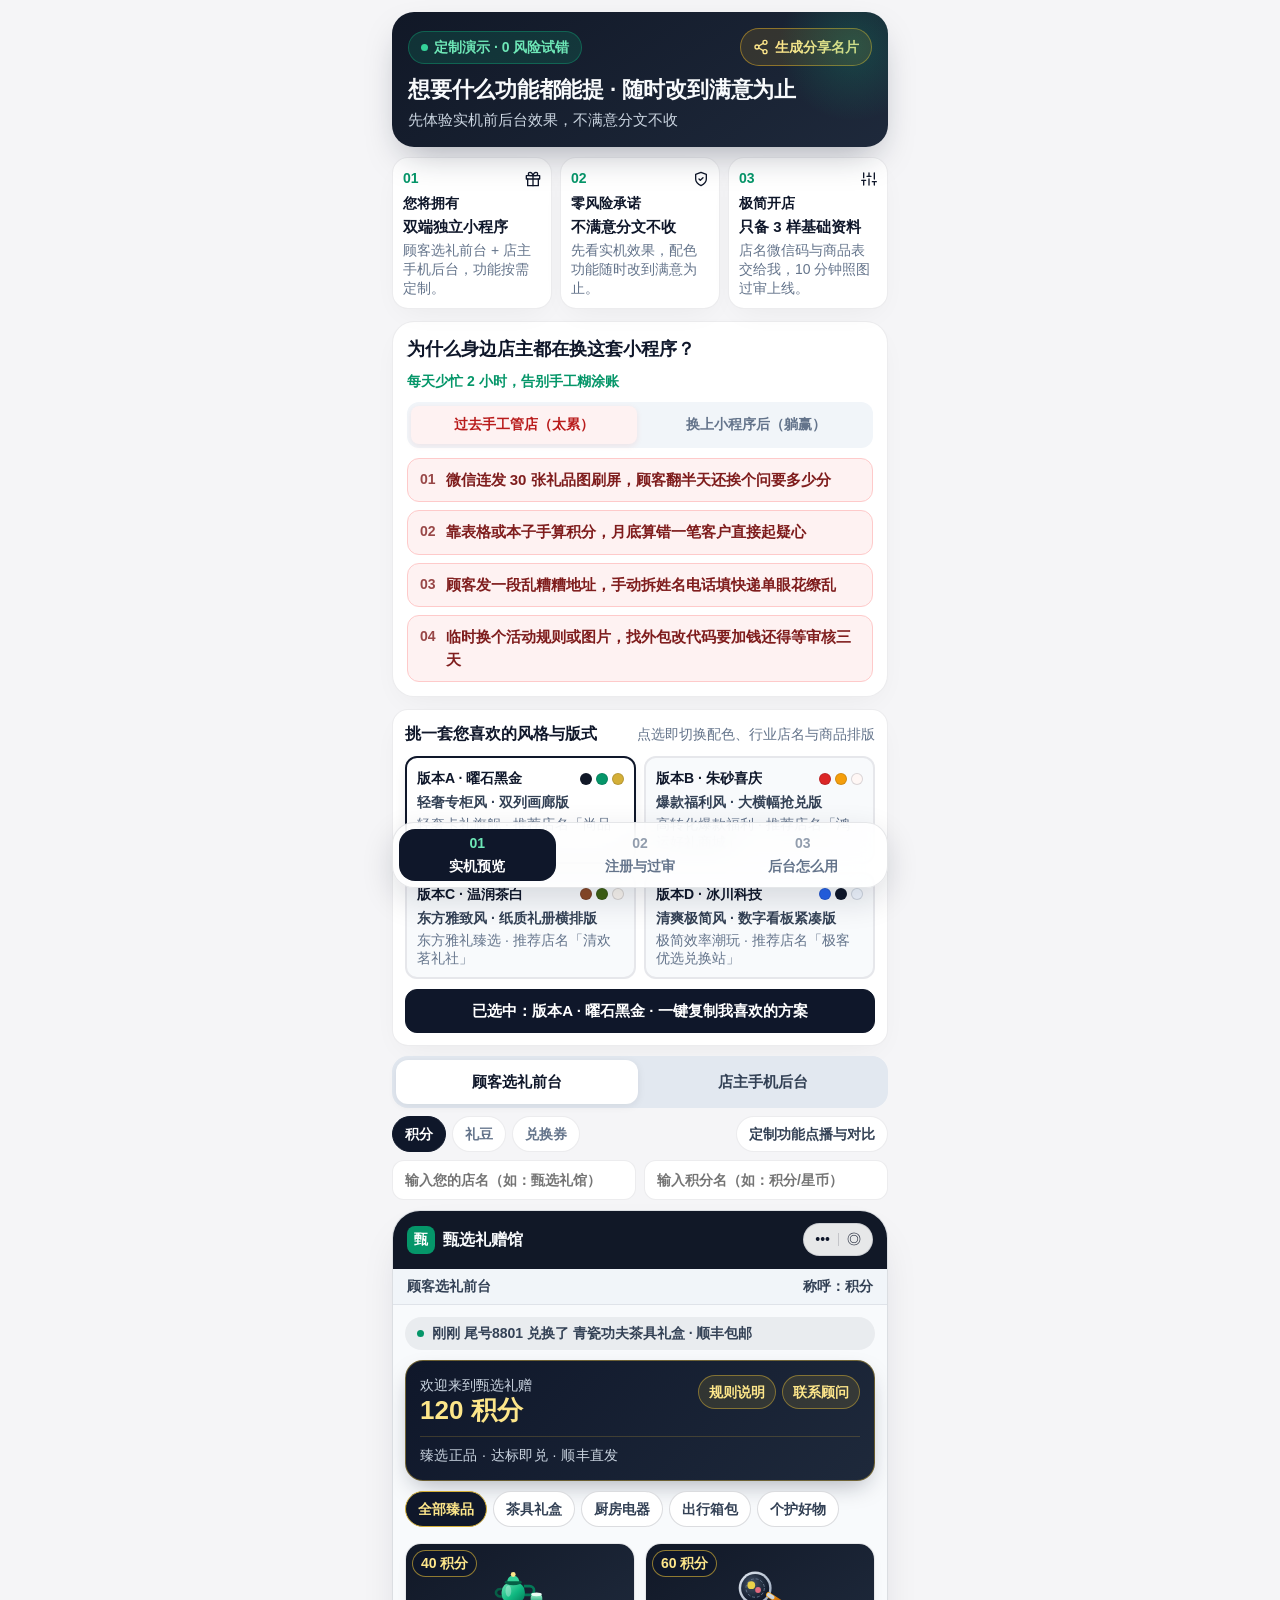
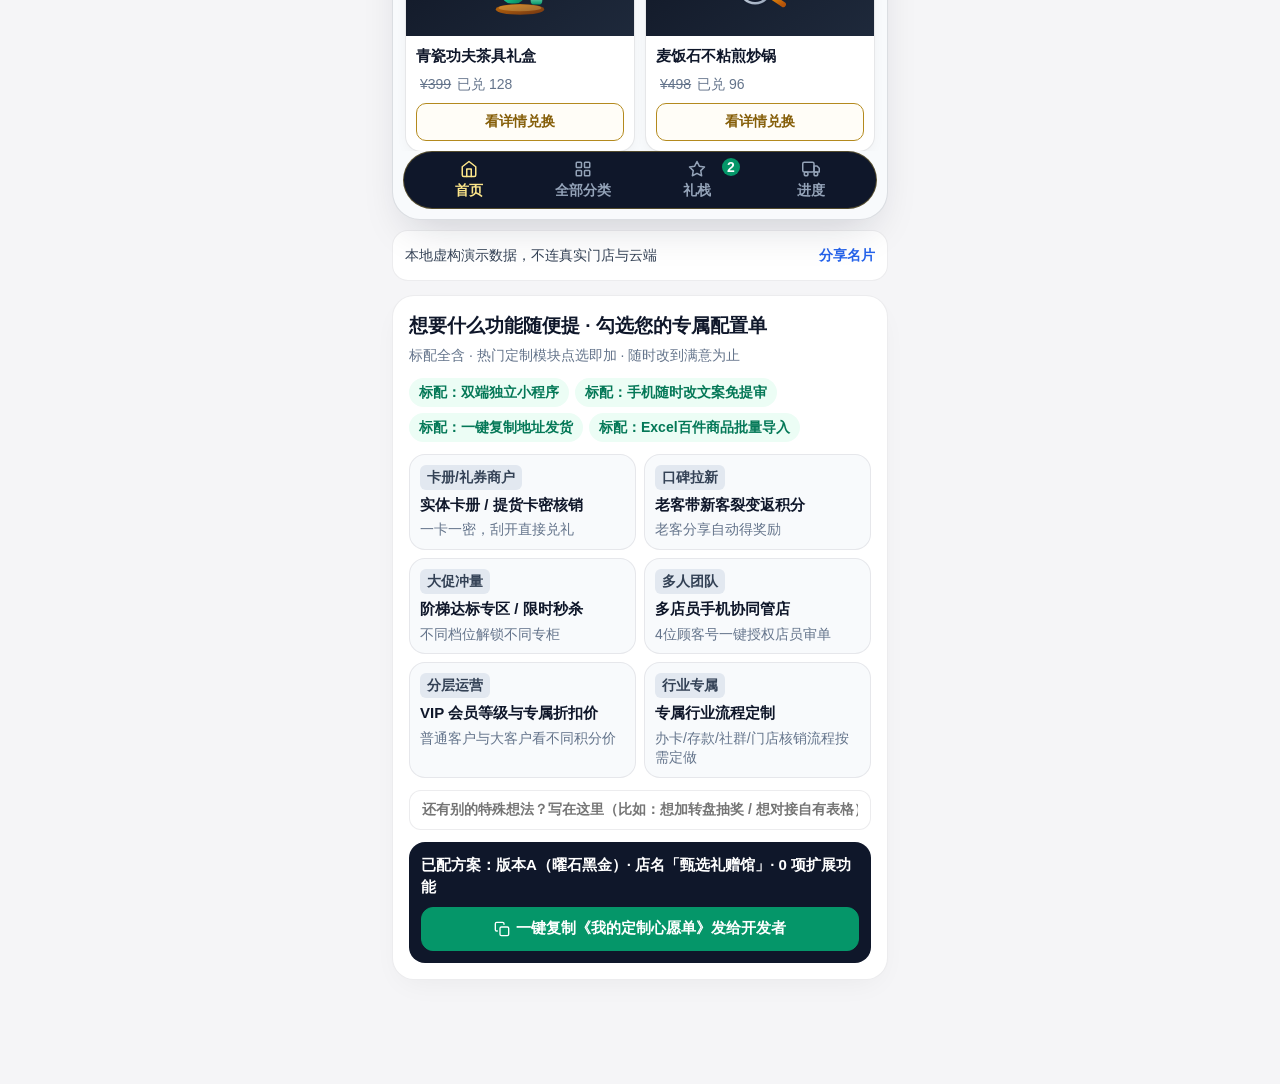
<file: index.html>
<!doctype html>
<html lang="zh-CN">
<head>
  <meta charset="utf-8">
  <meta name="viewport" content="width=device-width, initial-scale=1, maximum-scale=1, viewport-fit=cover">
  <title>礼品册小程序 · 定制预览与开店手册</title>
  <link rel="stylesheet" href="./styles.css">
</head>
<body>
  <div class="app-shell">
    <!-- 顶部深色定制工作室头卡 -->
    <header class="studio-hero">
      <div class="studio-hero__top">
        <span class="studio-pill"><span class="studio-pill__dot"></span>定制演示 · 0 风险试错</span>
        <button type="button" class="share-card-btn" id="open-poster-btn">
          <span class="svg-ic" id="ic-share-hero"></span>
          <span>生成分享名片</span>
        </button>
      </div>
      <h1 class="studio-hero__title" id="hero-slogan">想要什么功能都能提 · 随时改到满意为止</h1>
      <p class="studio-hero__sub" id="hero-subslogan">先体验实机前后台效果，不满意分文不收</p>
    </header>

    <!-- 紧凑三栏合作明白卡 -->
    <section class="clarity-grid" id="hero-value-trio" aria-label="合作核心说明"></section>

    <!-- 首屏痛点暴击：过去手工管店 vs 换上这套小程序 -->
    <section class="pain-gain-card" id="pain-vs-gain" aria-label="管店效率对比"></section>

    <main>
      <!-- 01 实机预览（首屏直接可点按） -->
      <section id="panel-preview" class="section-panel is-active">
        <!-- 4 套 UI 风格与版式选择器 -->
        <div class="theme-picker-card">
          <div class="theme-picker-card__head">
            <span class="theme-picker-card__title">挑一套您喜欢的风格与版式</span>
            <span class="theme-picker-card__sub">点选即切换配色、行业店名与商品排版</span>
          </div>
          <div class="theme-grid" id="theme-grid" role="radiogroup" aria-label="UI风格与版式选择"></div>
          <button type="button" class="m-btn m-btn--dark m-btn--block" id="copy-theme-btn">已选中：版本A · 一键复制我喜欢的方案</button>
        </div>

        <div class="sim-toolbar">
          <div class="seg-switch" role="tablist" aria-label="预览视角切换">
            <button type="button" class="seg-btn is-active" data-perspective="customer">顾客选礼前台</button>
            <button type="button" class="seg-btn" data-perspective="owner">店主手机后台</button>
          </div>
          <div class="util-row">
            <div class="currency-pills" id="currency-pills" role="group" aria-label="演示币种称呼"></div>
            <button type="button" class="ghost-link-btn" id="open-custom-wall-btn">定制功能点播与对比</button>
          </div>
          <div class="custom-brand-row" aria-label="换上您的店名与积分名试试">
            <input type="text" class="custom-brand-input" id="custom-shop-input" maxlength="16" placeholder="输入您的店名（如：甄选礼馆）" aria-label="自定义店名">
            <input type="text" class="custom-brand-input" id="custom-unit-input" maxlength="8" placeholder="输入积分名（如：积分/星币）" aria-label="自定义积分名">
          </div>
        </div>

        <div class="phone-frame" id="phone-frame">
          <div class="wx-topbar">
            <div class="wx-topbar__left">
              <span class="wx-brand-mark" id="wx-brand-mark">礼</span>
              <span class="wx-topbar__title" id="wx-nav-title">甄选好礼馆</span>
            </div>
            <div class="wx-capsule" aria-hidden="true">
              <span>•••</span>
              <span class="wx-capsule__sep"></span>
              <span>◎</span>
            </div>
          </div>

          <div class="phone-mode-strip" id="phone-mode-strip"></div>
          <div class="owner-nav-bar" id="owner-nav-bar" hidden></div>
          <div class="phone-screen" id="phone-screen"></div>
          <div class="wx-tabbar" id="wx-tabbar"></div>

          <div class="phone-modal-mask" id="phone-modal-mask" hidden>
            <div class="phone-modal-sheet" id="phone-modal-sheet"></div>
          </div>
        </div>

        <div class="sim-footnote">
          <span>本地虚构演示数据，不连真实门店与云端</span>
          <button type="button" class="text-btn" id="open-poster-btn-2">分享名片</button>
        </div>

        <!-- 苹果官网式：定制功能互动选配台 -->
        <section class="configurator-card" id="custom-configurator" aria-label="定制功能选配台"></section>
      </section>

      <!-- 02 注册与过审（手风琴折叠步骤卡） -->
      <section id="panel-audit" class="section-panel" hidden>
        <div class="section-head-card">
          <div style="display:flex;align-items:flex-start;justify-content:space-between;gap:8px;">
            <div>
              <h2 class="section-head-card__title">怎么注册与过审（4 步口诀）</h2>
              <p class="section-head-card__desc" id="audit-progress-text">已完成 0 / 4 步 · 点击展开详情</p>
            </div>
            <button type="button" class="text-btn" id="audit-reset-btn">重置</button>
          </div>
          <div class="progress-track">
            <div class="progress-fill" id="audit-progress-fill" style="width:0%"></div>
          </div>
        </div>

        <div class="accordion-list" id="audit-steps-list"></div>
      </section>

      <!-- 03 后台怎么用（4 张直连实机卡片） -->
      <section id="panel-backend" class="section-panel" hidden>
        <div class="section-head-card">
          <h2 class="section-head-card__title">店主手机后台怎么用</h2>
          <p class="section-head-card__desc">不用开电脑，点右侧按钮直接跳进实机后台试用</p>
        </div>

        <div class="backend-list" id="backend-steps-list"></div>
      </section>
    </main>
  </div>

  <!-- 底部常驻毛玻璃拇指导航栏 -->
  <nav class="bottom-dock" aria-label="底部主导航">
    <button type="button" class="dock-btn is-active" data-section="preview">
      <span class="dock-btn__num">01</span>
      <span>实机预览</span>
    </button>
    <button type="button" class="dock-btn" data-section="audit">
      <span class="dock-btn__num">02</span>
      <span>注册与过审</span>
    </button>
    <button type="button" class="dock-btn" data-section="backend">
      <span class="dock-btn__num">03</span>
      <span>后台怎么用</span>
    </button>
  </nav>

  <!-- 高定黑金分享名片 / 定制点播浮层 -->
  <div class="poster-modal-mask" id="poster-modal-mask" hidden>
    <div class="poster-modal-wrap">
      <div class="poster-card" id="poster-card-body"></div>
      <span class="poster-modal-tip" id="poster-modal-tip">手机截屏上方名片，即可直接发进微信聊天</span>
      <button type="button" class="m-btn m-btn--block" id="close-poster-btn">关闭</button>
    </div>
  </div>

  <div class="toast" id="toast" role="status" aria-live="polite" hidden></div>

  <script src="./data/showcase-bundle.js"></script>
  <script src="./app.js"></script>
</body>
</html>
</file>
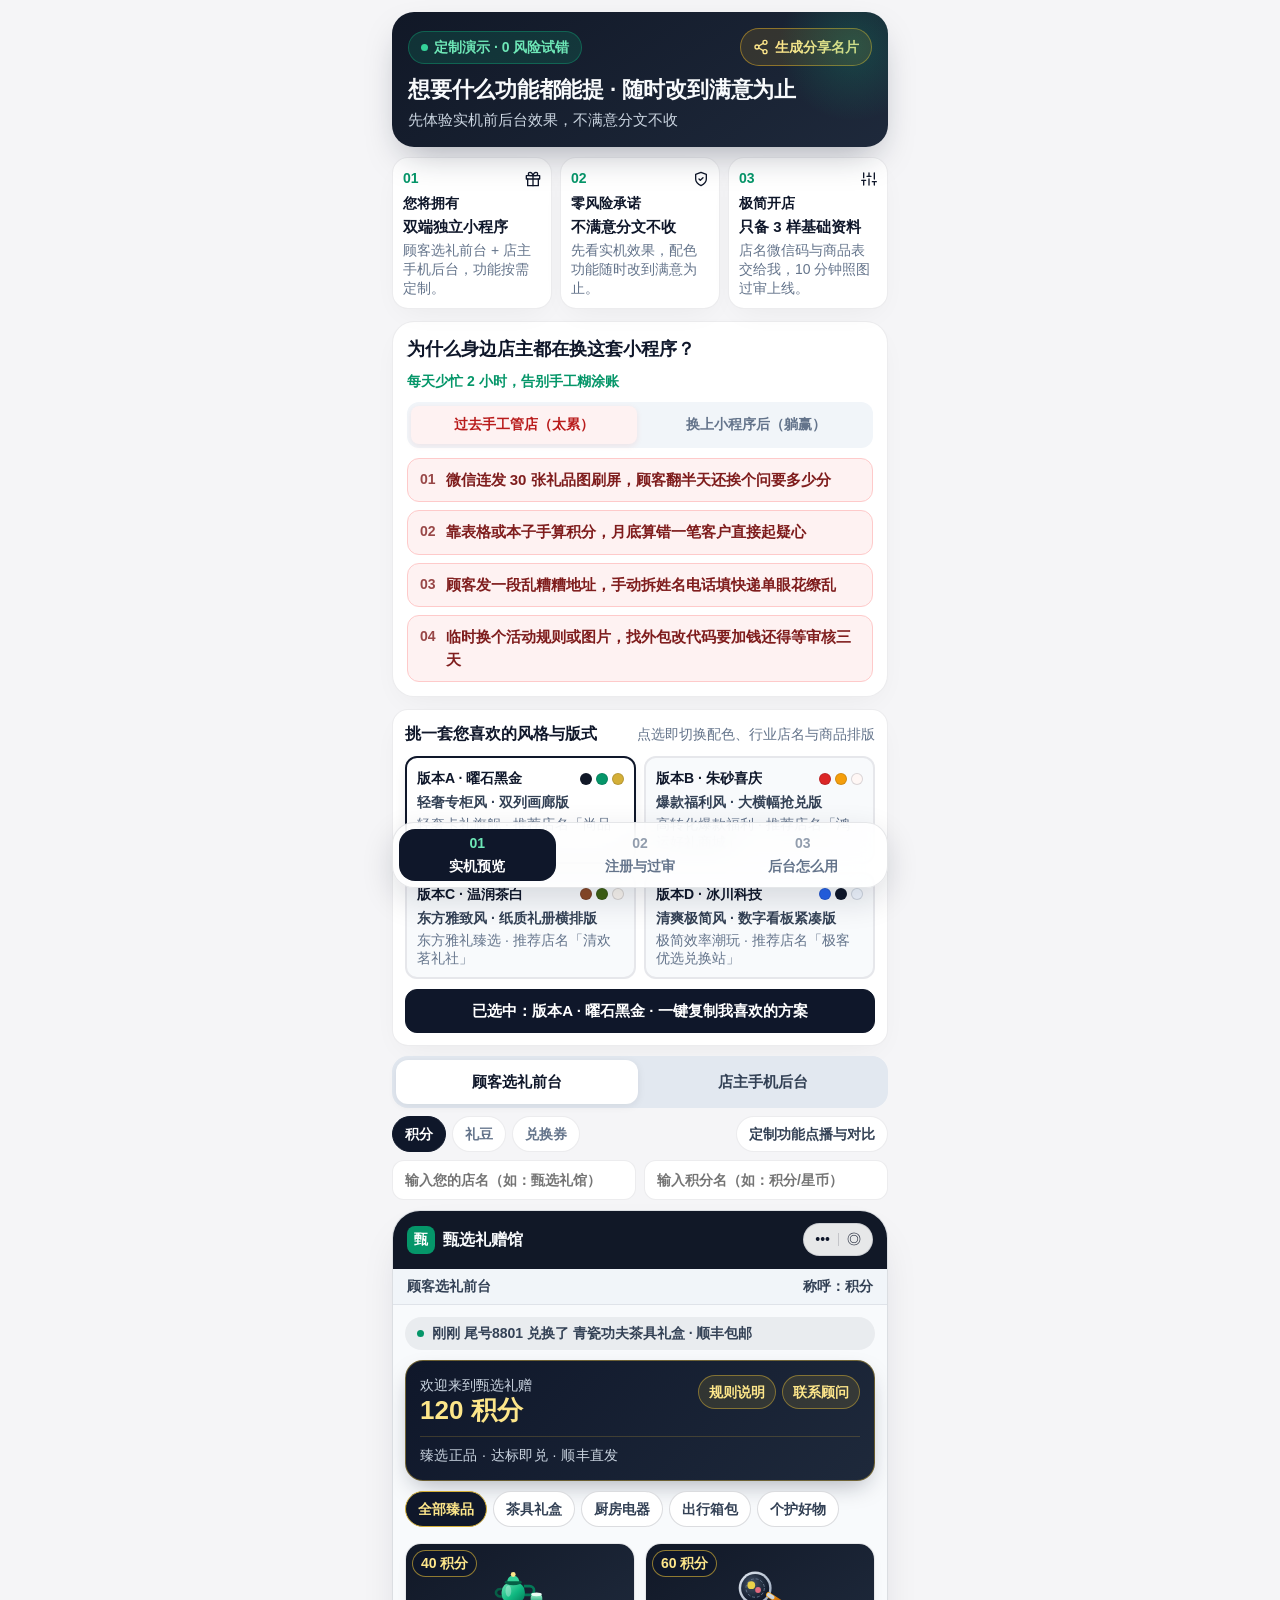
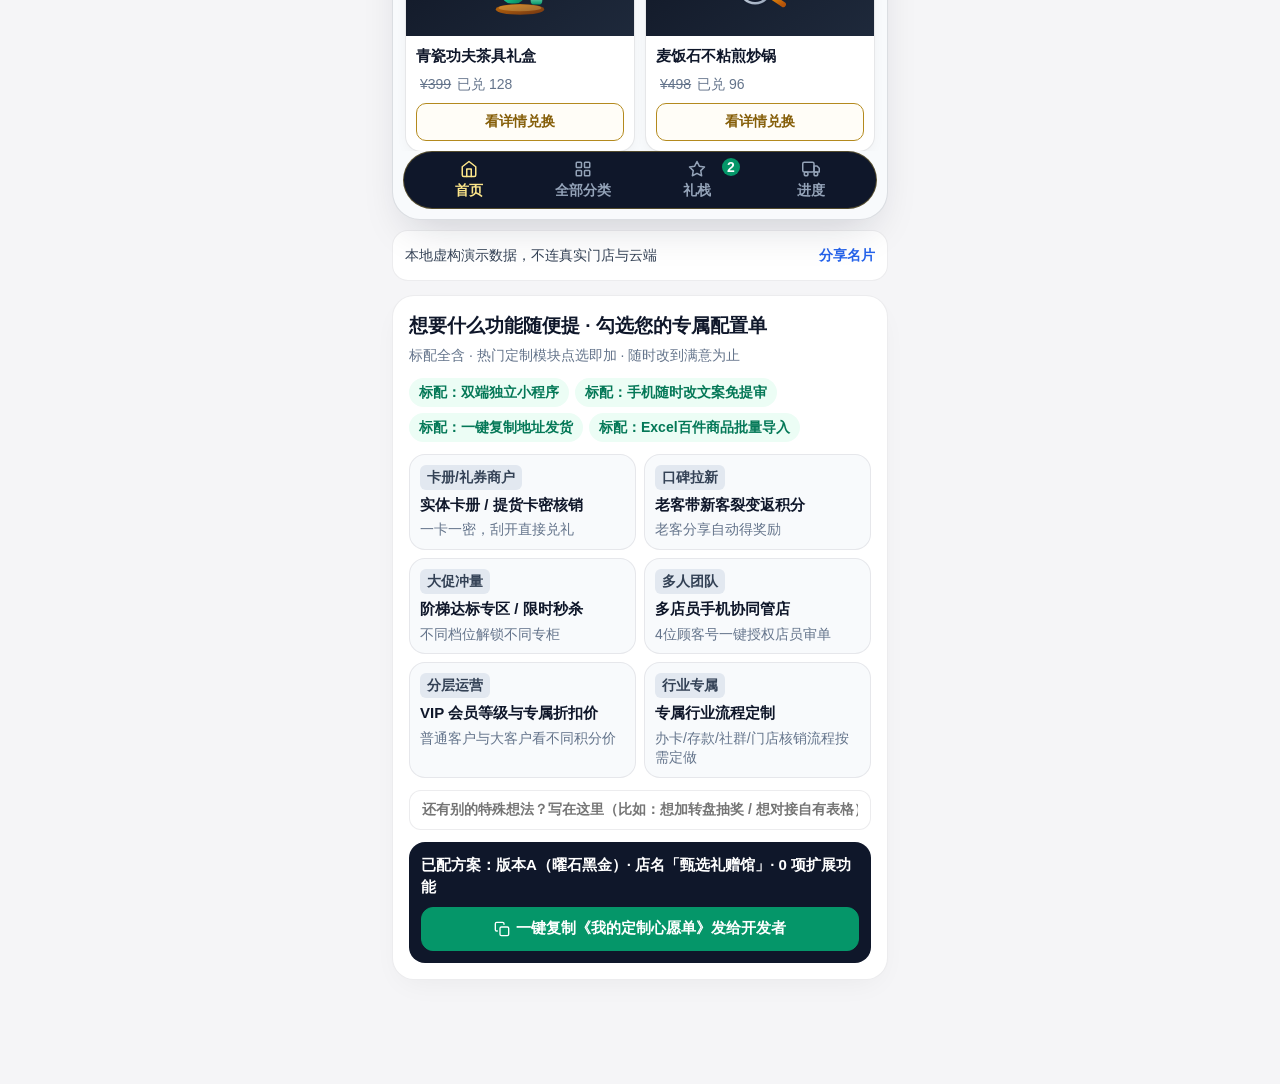
<file: 小程序预览与教程-单文件版.html>
<!doctype html>
<html lang="zh-CN">
<head>
  <meta charset="utf-8">
  <meta name="viewport" content="width=device-width, initial-scale=1, maximum-scale=1, viewport-fit=cover">
  <title>礼品册小程序 · 定制预览与开店手册</title>
  <style>
:root {
  --bg: #F5F5F7;
  --card: #FFFFFF;
  --ink: #0F172A;
  --ink-2: #334155;
  --muted: #64748B;
  --line: rgba(15, 23, 42, 0.08);
  --shadow: 0 10px 30px -10px rgba(0, 0, 0, 0.06);

  --emerald: #059669;
  --emerald-soft: #ECFDF5;
  --gold: #D97706;
  --gold-soft: #FFFBEB;
  --accent: #0F172A;
  --blue: #2563EB;
  --blue-soft: #EFF6FF;

  --r-sm: 12px;
  --r-md: 16px;
  --r-lg: 22px;
  --r-pill: 9999px;
}

* {
  box-sizing: border-box;
  -webkit-tap-highlight-color: transparent;
}

html, body {
  margin: 0;
  padding: 0;
  background: var(--bg);
  color: var(--ink);
  font-family: -apple-system, BlinkMacSystemFont, "SF Pro Text", "PingFang SC", "Hiragino Sans GB", "Microsoft YaHei", sans-serif;
  font-size: 16px;
  line-height: 1.5;
  -webkit-font-smoothing: antialiased;
}

button, input, textarea, select {
  font: inherit;
  color: inherit;
}

button {
  cursor: pointer;
}

.svg-ic {
  display: inline-flex;
  align-items: center;
  justify-content: center;
  flex-shrink: 0;
}

.app-shell {
  max-width: 520px;
  margin: 0 auto;
  min-height: 100vh;
  padding: 12px 12px 104px;
}

/* 顶部深色高定定制名片卡 */
.studio-hero {
  position: relative;
  overflow: hidden;
  border-radius: var(--r-lg);
  padding: 16px;
  background: linear-gradient(145deg, #111827 0%, #1E293B 100%);
  color: #F8FAFC;
  box-shadow: 0 16px 36px -12px rgba(15, 23, 42, 0.35);
  margin-bottom: 10px;
}

.studio-hero::after {
  content: "";
  position: absolute;
  top: -40px;
  right: -40px;
  width: 150px;
  height: 150px;
  border-radius: 50%;
  background: radial-gradient(circle, rgba(16, 185, 129, 0.22) 0%, transparent 70%);
  pointer-events: none;
}

.studio-hero__top {
  display: flex;
  align-items: center;
  justify-content: space-between;
  gap: 8px;
  margin-bottom: 10px;
}

.studio-pill {
  display: inline-flex;
  align-items: center;
  gap: 6px;
  padding: 5px 12px;
  border-radius: var(--r-pill);
  background: rgba(16, 185, 129, 0.16);
  border: 1px solid rgba(16, 185, 129, 0.35);
  color: #6EE7B7;
  font-size: 14px;
  font-weight: 600;
}

.studio-pill__dot {
  width: 7px;
  height: 7px;
  border-radius: 50%;
  background: #34D399;
}

.share-card-btn {
  display: inline-flex;
  align-items: center;
  gap: 6px;
  min-height: 38px;
  padding: 6px 12px;
  border-radius: var(--r-pill);
  border: 1px solid rgba(251, 191, 36, 0.45);
  background: rgba(251, 191, 36, 0.12);
  color: #FDE68A;
  font-size: 14px;
  font-weight: 700;
}

.studio-hero__title {
  margin: 0 0 4px;
  font-size: 22px;
  font-weight: 800;
  line-height: 1.3;
  letter-spacing: -0.01em;
}

.studio-hero__sub {
  margin: 0;
  font-size: 15px;
  color: #CBD5E1;
}

/* 紧凑三栏合作明白卡 */
.clarity-grid {
  display: grid;
  grid-template-columns: repeat(3, 1fr);
  gap: 8px;
  margin-bottom: 12px;
}

.clarity-col {
  background: var(--card);
  border: 1px solid var(--line);
  border-radius: var(--r-md);
  padding: 10px;
  box-shadow: var(--shadow);
  display: flex;
  flex-direction: column;
  gap: 4px;
}

.clarity-col__head {
  display: flex;
  align-items: center;
  justify-content: space-between;
  gap: 4px;
}

.clarity-col__num {
  font-size: 14px;
  font-weight: 800;
  color: var(--emerald);
}

.clarity-col__title {
  font-size: 14px;
  font-weight: 800;
  color: var(--ink);
}

.clarity-col__line {
  font-size: 15px;
  font-weight: 800;
  color: var(--ink);
  line-height: 1.25;
}

.clarity-col__desc {
  font-size: 14px;
  color: var(--muted);
  line-height: 1.35;
}

.section-panel[hidden] {
  display: none;
}

/* 实机控制栏 */
.sim-toolbar {
  display: flex;
  flex-direction: column;
  gap: 8px;
  margin-bottom: 10px;
}

.seg-switch {
  display: grid;
  grid-template-columns: 1fr 1fr;
  gap: 4px;
  padding: 4px;
  border-radius: var(--r-md);
  background: #E2E8F0;
}

.seg-btn {
  min-height: 44px;
  border: none;
  border-radius: var(--r-sm);
  background: transparent;
  color: var(--ink-2);
  font-size: 15px;
  font-weight: 700;
  transition: all 0.16s ease;
}

.seg-btn.is-active {
  background: var(--card);
  color: var(--ink);
  box-shadow: 0 2px 8px rgba(15, 23, 42, 0.08);
}

.util-row {
  display: flex;
  align-items: center;
  justify-content: space-between;
  gap: 8px;
  flex-wrap: wrap;
}

.currency-pills {
  display: flex;
  gap: 6px;
}

.currency-pill {
  min-height: 36px;
  padding: 4px 12px;
  border-radius: var(--r-pill);
  border: 1px solid var(--line);
  background: var(--card);
  color: var(--muted);
  font-size: 14px;
  font-weight: 700;
}

.currency-pill.is-active {
  background: var(--ink);
  color: #FFFFFF;
  border-color: var(--ink);
}

.ghost-link-btn {
  display: inline-flex;
  align-items: center;
  gap: 4px;
  min-height: 36px;
  padding: 4px 12px;
  border-radius: var(--r-pill);
  border: 1px solid var(--line);
  background: var(--card);
  color: var(--ink-2);
  font-size: 14px;
  font-weight: 700;
}

/* 逼真微信小程序模拟器 */
.phone-frame {
  position: relative;
  width: 100%;
  background: #F8FAFC;
  border: 1px solid rgba(15, 23, 42, 0.12);
  border-radius: 28px;
  overflow: hidden;
  box-shadow: 0 20px 44px -16px rgba(15, 23, 42, 0.18);
  display: flex;
  flex-direction: column;
  height: 610px;
}

.wx-topbar {
  display: flex;
  align-items: center;
  justify-content: space-between;
  padding: 12px 14px;
  background: var(--card);
  border-bottom: 1px solid var(--line);
  flex-shrink: 0;
}

.wx-topbar__left {
  display: flex;
  align-items: center;
  gap: 8px;
}

.wx-brand-mark {
  width: 28px;
  height: 28px;
  border-radius: 8px;
  background: var(--ink);
  color: #FFFFFF;
  display: inline-flex;
  align-items: center;
  justify-content: center;
  font-size: 14px;
  font-weight: 800;
}

.wx-topbar__title {
  font-size: 16px;
  font-weight: 800;
  color: var(--ink);
}

.wx-capsule {
  display: inline-flex;
  align-items: center;
  gap: 8px;
  padding: 5px 11px;
  border-radius: var(--r-pill);
  border: 1px solid rgba(15, 23, 42, 0.12);
  background: rgba(255, 255, 255, 0.9);
  font-size: 14px;
  color: var(--ink);
}

.wx-capsule__sep {
  width: 1px;
  height: 13px;
  background: rgba(15, 23, 42, 0.16);
}

.phone-mode-strip {
  padding: 7px 14px;
  font-size: 14px;
  font-weight: 700;
  background: #F1F5F9;
  color: var(--ink-2);
  border-bottom: 1px solid var(--line);
  display: flex;
  align-items: center;
  justify-content: space-between;
  flex-shrink: 0;
}

.phone-mode-strip.is-owner {
  background: #0F172A;
  color: #E2E8F0;
}

.owner-nav-bar {
  display: grid;
  grid-template-columns: repeat(4, 1fr);
  gap: 6px;
  padding: 8px;
  background: var(--card);
  border-bottom: 1px solid var(--line);
  flex-shrink: 0;
}

.owner-nav-bar[hidden] {
  display: none;
}

.owner-nav__btn {
  display: inline-flex;
  align-items: center;
  justify-content: center;
  gap: 4px;
  min-height: 44px;
  padding: 6px 4px;
  border-radius: var(--r-sm);
  border: 1px solid var(--line);
  background: #F8FAFC;
  color: var(--ink-2);
  font-size: 14px;
  font-weight: 700;
}

.owner-nav__btn.is-active {
  background: var(--ink);
  border-color: var(--ink);
  color: #FFFFFF;
}

.phone-screen {
  flex: 1;
  overflow-y: auto;
  padding: 12px;
}

.wx-tabbar {
  display: grid;
  grid-template-columns: repeat(4, 1fr);
  background: var(--card);
  border-top: 1px solid var(--line);
  padding: 6px 4px;
  flex-shrink: 0;
}

.wx-tabbar[hidden] {
  display: none;
}

.wx-tabbar__item {
  display: flex;
  flex-direction: column;
  align-items: center;
  justify-content: center;
  gap: 2px;
  min-height: 48px;
  border: none;
  background: transparent;
  color: var(--muted);
  font-size: 14px;
  font-weight: 600;
  position: relative;
}

.wx-tabbar__item.is-active {
  color: var(--ink);
  font-weight: 800;
}

.wx-tabbar__badge {
  position: absolute;
  top: 2px;
  right: 14px;
  min-width: 18px;
  height: 18px;
  padding: 0 5px;
  border-radius: var(--r-pill);
  background: var(--emerald);
  color: #FFFFFF;
  font-size: 14px;
  font-weight: 700;
  line-height: 18px;
  text-align: center;
}

/* 手机内部精致卡片 */
.m-trio-row {
  display: grid;
  grid-template-columns: repeat(3, 1fr);
  gap: 6px;
  margin-bottom: 10px;
}

.m-trio-cell {
  background: var(--card);
  border: 1px solid var(--line);
  border-radius: var(--r-sm);
  padding: 8px;
}

.m-trio-cell__lbl {
  display: block;
  font-size: 14px;
  font-weight: 800;
  color: var(--emerald);
}

.m-trio-cell__tx {
  display: block;
  font-size: 14px;
  color: var(--ink-2);
  margin-top: 2px;
  line-height: 1.3;
}

.m-card {
  background: var(--card);
  border: 1px solid var(--line);
  border-radius: var(--r-md);
  padding: 12px;
  margin-bottom: 10px;
  box-shadow: 0 4px 12px -4px rgba(0, 0, 0, 0.04);
}

.m-card__head {
  display: flex;
  align-items: center;
  justify-content: space-between;
  gap: 8px;
  margin-bottom: 8px;
}

.m-card__title {
  margin: 0;
  font-size: 17px;
  font-weight: 800;
  color: var(--ink);
}

.m-card__meta {
  font-size: 14px;
  color: var(--muted);
}

.m-entry-grid {
  display: grid;
  grid-template-columns: 1fr 1fr;
  gap: 8px;
}

.m-entry-btn {
  display: flex;
  flex-direction: column;
  align-items: flex-start;
  gap: 2px;
  min-height: 58px;
  padding: 10px;
  border: 1px solid var(--line);
  border-radius: var(--r-sm);
  background: #F8FAFC;
  text-align: left;
}

.m-entry-btn strong {
  font-size: 15px;
  color: var(--ink);
}

.m-entry-btn span {
  font-size: 14px;
  color: var(--muted);
}

/* 精美电商感商品卡片 */
.m-gift-grid {
  display: flex;
  flex-direction: column;
  gap: 10px;
}

.m-gift-card {
  background: var(--card);
  border: 1px solid var(--line);
  border-radius: var(--r-md);
  padding: 12px;
  display: flex;
  flex-direction: column;
  gap: 10px;
}

.m-gift-card__top {
  display: flex;
  align-items: center;
  gap: 12px;
}

.m-gift-illus {
  width: 72px;
  height: 72px;
  border-radius: var(--r-sm);
  display: flex;
  align-items: center;
  justify-content: center;
  flex-shrink: 0;
}

.m-gift-card__name {
  font-size: 17px;
  font-weight: 800;
  color: var(--ink);
}

.m-gift-card__sub {
  font-size: 14px;
  color: var(--muted);
  margin-top: 2px;
}

.m-gift-card__price {
  display: inline-block;
  margin-top: 4px;
  padding: 2px 10px;
  border-radius: var(--r-pill);
  background: var(--emerald-soft);
  color: var(--emerald);
  font-size: 14px;
  font-weight: 800;
}

.m-gift-card__actions {
  display: grid;
  grid-template-columns: 1fr auto;
  gap: 8px;
}

.m-chip-row {
  display: flex;
  gap: 6px;
  overflow-x: auto;
  padding-bottom: 6px;
  margin-bottom: 8px;
}

.m-chip {
  flex-shrink: 0;
  min-height: 38px;
  padding: 6px 14px;
  border-radius: var(--r-pill);
  border: 1px solid var(--line);
  background: var(--card);
  color: var(--ink-2);
  font-size: 14px;
  font-weight: 700;
}

.m-chip.is-active {
  background: var(--ink);
  border-color: var(--ink);
  color: #FFFFFF;
}

/* 按钮与表单 */
.m-btn {
  display: inline-flex;
  align-items: center;
  justify-content: center;
  gap: 6px;
  min-height: 44px;
  padding: 8px 14px;
  border-radius: var(--r-sm);
  border: 1px solid var(--line);
  background: var(--card);
  color: var(--ink);
  font-size: 15px;
  font-weight: 700;
}

.m-btn--dark {
  background: var(--ink);
  border-color: var(--ink);
  color: #FFFFFF;
}

.m-btn--emerald {
  background: var(--emerald);
  border-color: var(--emerald);
  color: #FFFFFF;
}

.m-btn--block {
  width: 100%;
}

.m-btn--sm {
  min-height: 38px;
  padding: 5px 12px;
  font-size: 14px;
}

.m-input, .m-textarea {
  width: 100%;
  min-height: 44px;
  padding: 8px 12px;
  border-radius: var(--r-sm);
  border: 1px solid rgba(15, 23, 42, 0.14);
  background: #F8FAFC;
  font-size: 15px;
}

.m-textarea {
  min-height: 68px;
  resize: vertical;
}

.m-form-row {
  display: flex;
  flex-direction: column;
  gap: 4px;
  margin-bottom: 8px;
}

.m-form-label {
  font-size: 14px;
  font-weight: 700;
  color: var(--ink-2);
}

.m-row-list {
  display: flex;
  flex-direction: column;
  gap: 8px;
}

.m-list-item {
  background: var(--card);
  border: 1px solid var(--line);
  border-radius: var(--r-md);
  padding: 12px;
}

.m-list-item__top {
  display: flex;
  align-items: center;
  justify-content: space-between;
  gap: 8px;
}

.m-status-tag {
  display: inline-block;
  padding: 2px 10px;
  border-radius: var(--r-pill);
  font-size: 14px;
  font-weight: 700;
}

.m-status-tag--pending {
  background: var(--gold-soft);
  color: var(--gold);
}

.m-status-tag--done {
  background: var(--emerald-soft);
  color: var(--emerald);
}

.m-address-box {
  margin: 8px 0;
  padding: 10px;
  border-radius: var(--r-sm);
  background: #F8FAFC;
  font-size: 15px;
  font-weight: 600;
  display: flex;
  flex-direction: column;
  gap: 8px;
}

.m-inline-edit {
  display: flex;
  align-items: center;
  gap: 8px;
  margin-top: 8px;
}

.phone-modal-mask {
  position: absolute;
  inset: 0;
  z-index: 20;
  background: rgba(15, 23, 42, 0.48);
  display: flex;
  align-items: flex-end;
}

.phone-modal-mask[hidden] {
  display: none;
}

.phone-modal-sheet {
  width: 100%;
  max-height: 82%;
  overflow-y: auto;
  background: var(--card);
  border-radius: 20px 20px 0 0;
  padding: 16px;
}

.text-btn {
  border: none;
  background: transparent;
  color: var(--blue);
  font-size: 14px;
  font-weight: 700;
  padding: 4px 0;
}

.sim-footnote {
  margin-top: 10px;
  padding: 10px 12px;
  border-radius: var(--r-md);
  background: var(--card);
  border: 1px solid var(--line);
  font-size: 14px;
  color: var(--ink-2);
  display: flex;
  align-items: center;
  justify-content: space-between;
  gap: 8px;
}

/* 02 注册与过审：手风琴步骤卡 */
.section-head-card {
  background: var(--card);
  border: 1px solid var(--line);
  border-radius: var(--r-lg);
  padding: 16px;
  margin-bottom: 12px;
  box-shadow: var(--shadow);
}

.section-head-card__title {
  margin: 0 0 4px;
  font-size: 20px;
  font-weight: 800;
}

.section-head-card__desc {
  margin: 0;
  font-size: 15px;
  color: var(--muted);
}

.progress-track {
  margin-top: 10px;
  height: 8px;
  border-radius: var(--r-pill);
  background: #E2E8F0;
  overflow: hidden;
}

.progress-fill {
  height: 100%;
  background: var(--emerald);
  border-radius: var(--r-pill);
  transition: width 0.25s ease;
}

.accordion-list {
  display: flex;
  flex-direction: column;
  gap: 10px;
}

.acc-card {
  background: var(--card);
  border: 1px solid var(--line);
  border-radius: var(--r-md);
  box-shadow: var(--shadow);
  overflow: hidden;
}

.acc-card.is-completed {
  border-color: rgba(5, 150, 105, 0.35);
}

.acc-head {
  width: 100%;
  display: flex;
  align-items: center;
  justify-content: space-between;
  gap: 10px;
  padding: 14px;
  border: none;
  background: transparent;
  text-align: left;
  min-height: 60px;
}

.acc-head__left {
  display: flex;
  align-items: center;
  gap: 10px;
  flex: 1;
}

.acc-num {
  width: 32px;
  height: 32px;
  border-radius: 10px;
  background: var(--ink);
  color: #FFFFFF;
  font-size: 14px;
  font-weight: 800;
  display: inline-flex;
  align-items: center;
  justify-content: center;
  flex-shrink: 0;
}

.acc-card.is-completed .acc-num {
  background: var(--emerald);
}

.acc-title {
  font-size: 17px;
  font-weight: 800;
  color: var(--ink);
}

.acc-badge {
  font-size: 14px;
  font-weight: 700;
  color: var(--muted);
}

.acc-body {
  padding: 0 14px 14px;
  border-top: 1px solid var(--line);
}

.acc-body[hidden] {
  display: none;
}

.path-box {
  margin-top: 10px;
  padding: 8px 12px;
  border-radius: var(--r-sm);
  background: var(--blue-soft);
  color: var(--blue);
  font-size: 14px;
  font-weight: 700;
}

.step-bullets {
  margin: 10px 0;
  padding-left: 20px;
  font-size: 16px;
  color: var(--ink-2);
}

.step-bullets li {
  margin-bottom: 5px;
}

.pitfall-box {
  padding: 10px 12px;
  border-radius: var(--r-sm);
  background: var(--gold-soft);
  color: #92400E;
  font-size: 15px;
  font-weight: 700;
  margin-bottom: 10px;
}

.acc-actions {
  display: flex;
  gap: 8px;
}

/* 03 后台怎么用：紧凑直连卡 */
.backend-list {
  display: flex;
  flex-direction: column;
  gap: 10px;
}

.backend-card {
  background: var(--card);
  border: 1px solid var(--line);
  border-radius: var(--r-md);
  padding: 14px;
  box-shadow: var(--shadow);
  display: flex;
  flex-direction: column;
  gap: 10px;
}

.backend-card__top {
  display: flex;
  align-items: center;
  justify-content: space-between;
  gap: 10px;
}

.backend-card__title-wrap {
  display: flex;
  align-items: center;
  gap: 10px;
}

.backend-card__ic {
  width: 38px;
  height: 38px;
  border-radius: 10px;
  background: #F1F5F9;
  color: var(--ink);
  display: inline-flex;
  align-items: center;
  justify-content: center;
  flex-shrink: 0;
}

.backend-card__title {
  margin: 0;
  font-size: 17px;
  font-weight: 800;
}

.backend-card__path {
  font-size: 14px;
  color: var(--muted);
}

.backend-try-btn {
  display: inline-flex;
  align-items: center;
  justify-content: center;
  gap: 4px;
  min-height: 44px;
  padding: 8px 14px;
  border-radius: var(--r-pill);
  border: none;
  background: var(--ink);
  color: #FFFFFF;
  font-size: 14px;
  font-weight: 700;
  white-space: nowrap;
}

/* 底部常驻毛玻璃拇指导航栏 (Bottom Dock) */
.bottom-dock {
  position: fixed;
  left: 50%;
  bottom: 12px;
  transform: translateX(-50%);
  width: calc(100% - 24px);
  max-width: 496px;
  z-index: 45;
  display: grid;
  grid-template-columns: repeat(3, 1fr);
  gap: 6px;
  padding: 6px;
  border-radius: 22px;
  background: rgba(255, 255, 255, 0.86);
  backdrop-filter: blur(16px);
  -webkit-backdrop-filter: blur(16px);
  border: 1px solid rgba(15, 23, 42, 0.1);
  box-shadow: 0 12px 32px rgba(15, 23, 42, 0.14);
}

.dock-btn {
  display: flex;
  flex-direction: column;
  align-items: center;
  justify-content: center;
  gap: 2px;
  min-height: 52px;
  border: none;
  border-radius: 16px;
  background: transparent;
  color: var(--muted);
  font-size: 14px;
  font-weight: 700;
  transition: all 0.16s ease;
}

.dock-btn__num {
  font-size: 14px;
  font-weight: 800;
  opacity: 0.7;
}

.dock-btn.is-active {
  background: var(--ink);
  color: #FFFFFF;
}

.dock-btn.is-active .dock-btn__num {
  color: #6EE7B7;
  opacity: 1;
}

/* 黑金定制名片浮层 */
.poster-modal-mask {
  position: fixed;
  inset: 0;
  z-index: 60;
  background: rgba(15, 23, 42, 0.78);
  display: flex;
  align-items: center;
  justify-content: center;
  padding: 16px;
  overflow-y: auto;
}

.poster-modal-mask[hidden] {
  display: none;
}

.poster-modal-wrap {
  width: 100%;
  max-width: 400px;
  display: flex;
  flex-direction: column;
  gap: 12px;
}

.poster-card {
  background: linear-gradient(155deg, #111827 0%, #1E293B 100%);
  border: 1px solid rgba(251, 191, 36, 0.45);
  border-radius: 24px;
  padding: 20px 18px;
  color: #F8FAFC;
  box-shadow: 0 24px 48px rgba(0, 0, 0, 0.4);
}

.poster-card__kicker {
  display: inline-block;
  padding: 4px 12px;
  border-radius: var(--r-pill);
  background: rgba(251, 191, 36, 0.15);
  border: 1px solid rgba(251, 191, 36, 0.4);
  color: #FDE68A;
  font-size: 14px;
  font-weight: 700;
}

.poster-card__title {
  margin: 12px 0 4px;
  font-size: 24px;
  font-weight: 800;
  line-height: 1.25;
}

.poster-card__sub {
  margin: 0 0 14px;
  font-size: 15px;
  color: #6EE7B7;
  font-weight: 600;
}

.poster-trio {
  display: flex;
  flex-direction: column;
  gap: 8px;
  margin-bottom: 14px;
}

.poster-trio-item {
  padding: 10px 12px;
  border-radius: var(--r-sm);
  background: rgba(255, 255, 255, 0.06);
  border: 1px solid rgba(255, 255, 255, 0.1);
}

.poster-trio-item strong {
  display: block;
  font-size: 16px;
  color: #FDE68A;
}

.poster-trio-item span {
  display: block;
  font-size: 15px;
  color: #E2E8F0;
  margin-top: 2px;
}

.poster-card__foot {
  text-align: center;
  font-size: 14px;
  color: #94A3B8;
  padding-top: 10px;
  border-top: 1px solid rgba(255, 255, 255, 0.12);
}

.poster-modal-tip {
  text-align: center;
  color: #FFFFFF;
  font-size: 15px;
  font-weight: 700;
}

/* 对比与点播浮层内表格 */
.compare-row {
  border: 1px solid var(--line);
  border-radius: var(--r-sm);
  padding: 10px;
  margin-bottom: 8px;
}

.compare-row__cols {
  display: grid;
  grid-template-columns: 1fr 1fr;
  gap: 8px;
  font-size: 14px;
  margin-top: 4px;
}

.compare-col--market {
  background: #F1F5F9;
  color: var(--muted);
  padding: 6px 8px;
  border-radius: 8px;
}

.compare-col--ours {
  background: var(--emerald-soft);
  color: var(--emerald);
  font-weight: 700;
  padding: 6px 8px;
  border-radius: 8px;
}

.toast {
  position: fixed;
  left: 50%;
  bottom: 86px;
  transform: translateX(-50%);
  z-index: 70;
  max-width: 90vw;
  padding: 10px 18px;
  border-radius: var(--r-pill);
  background: rgba(15, 23, 42, 0.94);
  color: #FFFFFF;
  font-size: 15px;
  font-weight: 700;
  text-align: center;
  box-shadow: 0 8px 20px rgba(0, 0, 0, 0.22);
}

.toast[hidden] {
  display: none;
}

/* ── 4 套 UI 风格与版式选择器 ── */
.theme-picker-card {
  background: var(--card);
  border: 1px solid var(--line);
  border-radius: var(--r-md);
  padding: 12px;
  margin-bottom: 10px;
  box-shadow: var(--shadow);
  display: flex;
  flex-direction: column;
  gap: 10px;
}

.theme-picker-card__head {
  display: flex;
  align-items: baseline;
  justify-content: space-between;
  gap: 8px;
  flex-wrap: wrap;
}

.theme-picker-card__title {
  font-size: 16px;
  font-weight: 800;
  color: var(--ink);
}

.theme-picker-card__sub {
  font-size: 14px;
  color: var(--muted);
}

.theme-grid {
  display: grid;
  grid-template-columns: 1fr 1fr;
  gap: 8px;
}

.theme-tile {
  display: flex;
  flex-direction: column;
  align-items: flex-start;
  gap: 4px;
  padding: 10px;
  border-radius: var(--r-sm);
  border: 2px solid var(--line);
  background: #F8FAFC;
  text-align: left;
  transition: all 0.16s ease;
}

.theme-tile.is-active {
  background: var(--card);
  border-color: var(--ink);
  box-shadow: 0 6px 16px -6px rgba(15, 23, 42, 0.18);
}

.theme-tile__top {
  width: 100%;
  display: flex;
  align-items: center;
  justify-content: space-between;
  gap: 6px;
}

.theme-tile__code {
  font-size: 14px;
  font-weight: 800;
  color: var(--ink);
}

.theme-swatches {
  display: inline-flex;
  align-items: center;
  gap: 4px;
}

.theme-dot {
  width: 12px;
  height: 12px;
  border-radius: 50%;
  border: 1px solid rgba(15, 23, 42, 0.15);
}

.theme-tile__sub {
  font-size: 14px;
  font-weight: 600;
  color: var(--ink-2);
  line-height: 1.3;
}

.theme-tile__for {
  font-size: 14px;
  color: var(--muted);
  line-height: 1.3;
}

/* ── 顶部工作室头卡按所选主题联动辉光 ── */
.studio-hero[data-ui-theme="crimson"] {
  background: linear-gradient(145deg, #450A0A 0%, #7F1D1D 100%);
}
.studio-hero[data-ui-theme="tea"] {
  background: linear-gradient(145deg, #3E2723 0%, #5D4037 100%);
}
.studio-hero[data-ui-theme="glacier"] {
  background: linear-gradient(145deg, #0F172A 0%, #1E3A8A 100%);
}

/* ── 4 套主题色彩变量覆盖（作用在 #phone-frame） ── */
.phone-frame[data-ui-theme="obsidian"] {
  --p-bg: #F8FAFC;
  --p-card: #FFFFFF;
  --p-topbar: #111827;
  --p-topbar-ink: #F8FAFC;
  --p-primary: #111827;
  --p-accent: #059669;
  --p-accent-soft: #ECFDF5;
  --p-vip-bg: linear-gradient(135deg, #111827 0%, #1F2937 100%);
  --p-vip-ink: #FDE68A;
  --p-radius: 16px;
}

.phone-frame[data-ui-theme="crimson"] {
  --p-bg: #FFF7F5;
  --p-card: #FFFFFF;
  --p-topbar: linear-gradient(90deg, #DC2626 0%, #991B1B 100%);
  --p-topbar-ink: #FFFFFF;
  --p-primary: #DC2626;
  --p-accent: #D97706;
  --p-accent-soft: #FEF3C7;
  --p-vip-bg: linear-gradient(135deg, #DC2626 0%, #991B1B 100%);
  --p-vip-ink: #FEF08A;
  --p-radius: 18px;
}

.phone-frame[data-ui-theme="tea"] {
  --p-bg: #FAF6F0;
  --p-card: #FFFDF9;
  --p-topbar: #FAF6F0;
  --p-topbar-ink: #4A2C18;
  --p-primary: #8C4A27;
  --p-accent: #3F6212;
  --p-accent-soft: #ECFCCB;
  --p-vip-bg: linear-gradient(135deg, #F3EAE0 0%, #E7D8C9 100%);
  --p-vip-ink: #4A2C18;
  --p-radius: 12px;
}

.phone-frame[data-ui-theme="glacier"] {
  --p-bg: #F0F7FF;
  --p-card: #FFFFFF;
  --p-topbar: #2563EB;
  --p-topbar-ink: #FFFFFF;
  --p-primary: #2563EB;
  --p-accent: #1D4ED8;
  --p-accent-soft: #DBEAFE;
  --p-vip-bg: linear-gradient(135deg, #2563EB 0%, #1D4ED8 100%);
  --p-vip-ink: #FFFFFF;
  --p-radius: 10px;
}

.phone-frame[data-ui-theme] {
  background: var(--p-bg);
}

.phone-frame[data-ui-theme] .phone-screen {
  background: var(--p-bg);
}

.phone-frame[data-ui-theme] .wx-topbar {
  background: var(--p-topbar);
  color: var(--p-topbar-ink);
  border-bottom-color: rgba(15, 23, 42, 0.08);
}

.phone-frame[data-ui-theme] .wx-topbar__title {
  color: var(--p-topbar-ink);
}

.phone-frame[data-ui-theme] .wx-brand-mark {
  background: var(--p-accent);
  color: #FFFFFF;
}

.phone-frame[data-ui-theme] .m-vip-card {
  background: var(--p-vip-bg);
  color: var(--p-vip-ink);
  border-radius: var(--p-radius);
  padding: 14px;
  margin-bottom: 10px;
  border: 1px solid rgba(15, 23, 42, 0.08);
}

.phone-frame[data-ui-theme] .m-btn--emerald {
  background: var(--p-primary);
  border-color: var(--p-primary);
}

.phone-frame[data-ui-theme] .m-gift-card__price {
  background: var(--p-accent-soft);
  color: var(--p-accent);
}

/* ── 4 种截然不同的商品排版模式（data-layout-mode） ── */
/* A: 双列精品画廊 */
.phone-frame[data-layout-mode="gallery"] .m-gift-grid {
  display: grid;
  grid-template-columns: 1fr 1fr;
  gap: 8px;
}
.phone-frame[data-layout-mode="gallery"] .m-gift-card {
  border-radius: var(--p-radius);
  padding: 10px;
}
.phone-frame[data-layout-mode="gallery"] .m-gift-card__top {
  flex-direction: column;
  align-items: stretch;
  gap: 8px;
}
.phone-frame[data-layout-mode="gallery"] .m-gift-illus {
  width: 100%;
  height: 82px;
}
.phone-frame[data-layout-mode="gallery"] .m-gift-card__actions {
  grid-template-columns: 1fr;
}

/* B: 朱砂喜庆大横幅抢兑版 */
.phone-frame[data-layout-mode="banner"] .m-gift-grid {
  display: flex;
  flex-direction: column;
  gap: 10px;
}
.phone-frame[data-layout-mode="banner"] .m-gift-card {
  border: 2px solid rgba(220, 38, 38, 0.25);
  border-radius: var(--p-radius);
  padding: 12px;
}
.phone-frame[data-layout-mode="banner"] .m-gift-card__actions {
  grid-template-columns: 1fr auto;
}

/* C: 温润茶白纸质礼册横排版（左图右文） */
.phone-frame[data-layout-mode="editorial"] .m-gift-grid {
  display: flex;
  flex-direction: column;
  gap: 10px;
}
.phone-frame[data-layout-mode="editorial"] .m-gift-card {
  border-left: 4px solid #8C4A27;
  border-radius: var(--p-radius);
  background: #FFFDF9;
}
.phone-frame[data-layout-mode="editorial"] .m-gift-illus {
  width: 84px;
  height: 84px;
}

/* D: 冰川科技紧凑数字看板版 */
.phone-frame[data-layout-mode="compact"] .m-gift-grid {
  display: grid;
  grid-template-columns: 1fr 1fr;
  gap: 6px;
}
.phone-frame[data-layout-mode="compact"] .m-gift-card {
  padding: 8px;
  border-radius: var(--p-radius);
  border-color: rgba(37, 99, 235, 0.2);
}
.phone-frame[data-layout-mode="compact"] .m-gift-card__top {
  flex-direction: column;
  align-items: flex-start;
  gap: 6px;
}
.phone-frame[data-layout-mode="compact"] .m-gift-illus {
  width: 100%;
  height: 58px;
}
.phone-frame[data-layout-mode="compact"] .m-gift-card__actions {
  grid-template-columns: 1fr;
}

/* 自定义店名与积分名实时输入栏 */
.custom-brand-row {
  display: grid;
  grid-template-columns: 1fr 1fr;
  gap: 8px;
}

.custom-brand-input {
  width: 100%;
  min-height: 40px;
  padding: 6px 12px;
  border-radius: var(--r-sm);
  border: 1px solid var(--line);
  background: var(--card);
  color: var(--ink);
  font-size: 14px;
  font-weight: 600;
}

.custom-brand-input:focus {
  outline: 2px solid var(--blue);
  outline-offset: -1px;
}

/* =====================================================================
   第 7 轮：4 套完全独立的 UI 骨架样式（A 曜石黑金 / B 朱砂喜庆 / C 温润茶白 / D 冰川科技）
   ===================================================================== */

/* ── 版本 A：曜石黑金（尊享黑卡 + 2x2 专柜画廊 + 悬浮黑金底栏） ── */
.obs-vip-card {
  background: linear-gradient(135deg, #0F172A 0%, #1E293B 100%);
  border: 1px solid rgba(212, 175, 55, 0.45);
  border-radius: 18px;
  padding: 14px;
  color: #F8FAFC;
  margin-bottom: 10px;
  box-shadow: 0 10px 24px -8px rgba(15, 23, 42, 0.35);
}

.obs-vip-card__top {
  display: flex;
  align-items: flex-start;
  justify-content: space-between;
  gap: 8px;
}

.obs-vip-card__num {
  font-size: 26px;
  font-weight: 900;
  color: #FDE68A;
  line-height: 1.15;
}

.obs-vip-card__acts {
  display: flex;
  gap: 6px;
}

.obs-pill-btn {
  min-height: 34px;
  padding: 4px 10px;
  border-radius: 9999px;
  border: 1px solid rgba(212, 175, 55, 0.5);
  background: rgba(212, 175, 55, 0.14);
  color: #FDE68A;
  font-size: 14px;
  font-weight: 700;
}

.obs-vip-card__foot {
  margin-top: 10px;
  padding-top: 8px;
  border-top: 1px solid rgba(212, 175, 55, 0.22);
  font-size: 14px;
  color: #CBD5E1;
  letter-spacing: 0.03em;
}

.obs-cat-rail {
  display: flex;
  gap: 6px;
  overflow-x: auto;
  padding-bottom: 8px;
  margin-bottom: 8px;
}

.obs-cat-pill {
  flex-shrink: 0;
  min-height: 36px;
  padding: 5px 12px;
  border-radius: 9999px;
  border: 1px solid rgba(15, 23, 42, 0.15);
  background: #FFFFFF;
  color: #334155;
  font-size: 14px;
  font-weight: 700;
}

.obs-cat-pill.is-active {
  background: #0F172A;
  border-color: #D4AF37;
  color: #FDE68A;
}

.obs-gallery-grid {
  display: grid;
  grid-template-columns: 1fr 1fr;
  gap: 10px;
}

.obs-gift-card {
  background: #FFFFFF;
  border: 1px solid rgba(15, 23, 42, 0.1);
  border-radius: 16px;
  overflow: hidden;
  display: flex;
  flex-direction: column;
  box-shadow: 0 6px 16px -6px rgba(15, 23, 42, 0.08);
}

.obs-gift-stage {
  position: relative;
  height: 92px;
  background: linear-gradient(145deg, #111827 0%, #1E293B 100%);
  display: flex;
  align-items: center;
  justify-content: center;
}

.obs-gift-badge {
  position: absolute;
  top: 6px;
  left: 6px;
  padding: 2px 8px;
  border-radius: 9999px;
  background: rgba(15, 23, 42, 0.85);
  border: 1px solid rgba(212, 175, 55, 0.65);
  color: #FDE68A;
  font-size: 14px;
  font-weight: 800;
}

.obs-gift-body {
  padding: 10px;
  display: flex;
  flex-direction: column;
  gap: 8px;
  flex: 1;
}

.obs-gift-name {
  font-size: 15px;
  font-weight: 800;
  color: #0F172A;
  line-height: 1.3;
}

.obs-gold-btn {
  margin-top: auto;
  min-height: 38px;
  padding: 6px 10px;
  border-radius: 10px;
  border: 1.5px solid #B48A1E;
  background: #FFFDF7;
  color: #855E08;
  font-size: 14px;
  font-weight: 800;
}

.wx-tabbar.wx-tabbar--obsidian {
  margin: 0 10px 10px;
  border-radius: 9999px;
  background: #0F172A;
  border: 1px solid rgba(212, 175, 55, 0.35);
  padding: 4px 8px;
}
.wx-tabbar.wx-tabbar--obsidian .wx-tabbar__item { color: #94A3B8; }
.wx-tabbar.wx-tabbar--obsidian .wx-tabbar__item.is-active { color: #FDE68A; }

/* ── 版本 B：朱砂喜庆（弧形红金头图 + 金色福袋 + 通栏爆款大横幅） ── */
.cri-curved-hero {
  background: linear-gradient(135deg, #DC2626 0%, #991B1B 100%);
  border-radius: 16px 16px 28px 28px;
  padding: 14px;
  color: #FFFFFF;
  margin-bottom: 10px;
  box-shadow: 0 10px 22px -8px rgba(220, 38, 38, 0.45);
}

.cri-curved-hero__top {
  display: flex;
  align-items: center;
  justify-content: space-between;
  gap: 8px;
}

.cri-curved-hero__title {
  margin: 0;
  font-size: 18px;
  font-weight: 900;
  color: #FEF08A;
}

.cri-rule-circle {
  min-width: 48px;
  min-height: 36px;
  padding: 4px 10px;
  border-radius: 9999px;
  border: 1.5px solid #FDE68A;
  background: rgba(254, 240, 138, 0.16);
  color: #FEF08A;
  font-size: 14px;
  font-weight: 800;
}

.cri-steps-row {
  display: flex;
  align-items: center;
  justify-content: space-between;
  gap: 4px;
  margin-top: 10px;
  padding: 6px 10px;
  border-radius: 10px;
  background: rgba(0, 0, 0, 0.16);
  font-size: 14px;
  font-weight: 700;
  color: #FEF9C3;
}

.cri-bag-bar {
  display: flex;
  align-items: center;
  justify-content: space-between;
  gap: 8px;
  padding: 10px 12px;
  border-radius: 14px;
  background: linear-gradient(90deg, #FEF3C7 0%, #FDE68A 100%);
  border: 1.5px solid #F59E0B;
  color: #78350F;
  margin-bottom: 10px;
}

.cri-bag-bar__val {
  font-size: 16px;
  font-weight: 900;
}

.cri-bag-btn {
  min-height: 36px;
  padding: 4px 12px;
  border-radius: 9999px;
  border: none;
  background: #B91C1C;
  color: #FFFFFF;
  font-size: 14px;
  font-weight: 800;
}

.cri-banner-list {
  display: flex;
  flex-direction: column;
  gap: 10px;
}

.cri-banner-card {
  position: relative;
  display: flex;
  align-items: center;
  gap: 12px;
  background: #FFFFFF;
  border: 2px solid #FECACA;
  border-radius: 16px;
  padding: 12px;
  overflow: hidden;
}

.cri-banner-tag {
  position: absolute;
  top: 0;
  left: 0;
  padding: 2px 10px;
  border-radius: 0 0 12px 0;
  background: #DC2626;
  color: #FEF08A;
  font-size: 14px;
  font-weight: 800;
}

.cri-banner-illus {
  width: 78px;
  height: 78px;
  border-radius: 12px;
  background: #FFF1F2;
  display: flex;
  align-items: center;
  justify-content: center;
  flex-shrink: 0;
  margin-top: 10px;
}

.cri-banner-info {
  flex: 1;
  display: flex;
  flex-direction: column;
  gap: 4px;
}

.cri-banner-name {
  font-size: 16px;
  font-weight: 900;
  color: #7F1D1D;
}

.cri-banner-cost {
  font-size: 17px;
  font-weight: 900;
  color: #DC2626;
}

.cri-prog-wrap {
  display: flex;
  align-items: center;
  gap: 6px;
  font-size: 14px;
  color: #B45309;
  font-weight: 700;
}

.cri-prog-track {
  flex: 1;
  height: 6px;
  border-radius: 9999px;
  background: #FEE2E2;
  overflow: hidden;
}

.cri-prog-fill {
  height: 100%;
  background: linear-gradient(90deg, #F59E0B, #DC2626);
}

.cri-grab-btn {
  min-height: 40px;
  padding: 6px 12px;
  border-radius: 9999px;
  border: none;
  background: linear-gradient(90deg, #DC2626 0%, #EA580C 100%);
  color: #FFFFFF;
  font-size: 15px;
  font-weight: 900;
}

.wx-tabbar.wx-tabbar--crimson {
  background: #FFFFFF;
  border-top: 2px solid #FECACA;
}
.wx-tabbar.wx-tabbar--crimson .wx-tabbar__item.is-active { color: #DC2626; }

/* ── 版本 C：温润茶白（东方杂志 · 书眉顶条 + 左竖书签 + 右画册流） ── */
.tea-scope {
  font-family: "Songti SC", "Noto Serif SC", Georgia, "PingFang SC", serif;
}

.tea-masthead {
  display: flex;
  align-items: center;
  justify-content: space-between;
  gap: 8px;
  padding: 10px 12px;
  border-bottom: 1.5px solid #D6C7B8;
  background: #FAF6F0;
  margin-bottom: 10px;
}

.tea-seal {
  display: inline-block;
  padding: 2px 6px;
  border: 1.5px solid #991B1B;
  color: #991B1B;
  font-size: 14px;
  font-weight: 800;
  border-radius: 4px;
  margin-right: 6px;
}

.tea-masthead__meta {
  display: flex;
  align-items: center;
  gap: 8px;
  font-size: 14px;
  color: #7C3F1C;
  font-weight: 700;
}

.tea-split-body {
  display: grid;
  grid-template-columns: 27% 1fr;
  gap: 10px;
  align-items: start;
}

.tea-bookmarks {
  display: flex;
  flex-direction: column;
  gap: 6px;
}

.tea-bookmark-btn {
  min-height: 44px;
  padding: 8px 6px;
  border: 1px solid #DFD3C5;
  border-left: 3px solid transparent;
  border-radius: 6px;
  background: #F4EDE4;
  color: #6B4F3A;
  font-size: 14px;
  font-weight: 700;
  text-align: left;
}

.tea-bookmark-btn.is-active {
  background: #FFFDF9;
  border-left-color: #7C3F1C;
  color: #4A2C18;
  font-weight: 900;
}

.tea-stream {
  display: flex;
  flex-direction: column;
  gap: 10px;
}

.tea-gift-card {
  position: relative;
  display: flex;
  align-items: center;
  gap: 10px;
  padding: 12px;
  background: #FFFDF9;
  border: 1px solid #C8B6A6;
  outline: 1px solid #E6D9CC;
  outline-offset: -4px;
  border-radius: 6px;
}

.tea-no-tag {
  position: absolute;
  top: 8px;
  right: 10px;
  font-size: 14px;
  color: #8C4A27;
  font-weight: 700;
}

.tea-gift-illus {
  width: 68px;
  height: 68px;
  border-radius: 6px;
  background: #F7F1E8;
  display: flex;
  align-items: center;
  justify-content: center;
  flex-shrink: 0;
}

.tea-gift-info {
  flex: 1;
  display: flex;
  flex-direction: column;
  gap: 4px;
}

.tea-gift-name {
  font-size: 16px;
  font-weight: 800;
  color: #3E2723;
  padding-right: 42px;
}

.tea-gift-note {
  font-size: 14px;
  color: #6D4C41;
}

.tea-outline-btn {
  align-self: flex-start;
  min-height: 36px;
  padding: 4px 12px;
  border: 1.5px solid #7C3F1C;
  background: transparent;
  color: #7C3F1C;
  border-radius: 4px;
  font-size: 14px;
  font-weight: 800;
}

.wx-tabbar.wx-tabbar--tea {
  background: #FAF6F0;
  border-top: 1px solid #D6C7B8;
}
.wx-tabbar.wx-tabbar--tea .wx-tabbar__item.is-active { color: #7C3F1C; }

/* ── 版本 D：冰川科技（Bento 双拼磁贴 + 区间过滤 + 紧凑网格 + 悬浮结算条） ── */
.gla-bento-top {
  display: grid;
  grid-template-columns: 55% 1fr;
  gap: 8px;
  margin-bottom: 10px;
}

.gla-dash-tile {
  background: linear-gradient(135deg, #2563EB 0%, #1D4ED8 100%);
  color: #FFFFFF;
  border-radius: 14px;
  padding: 12px;
  display: flex;
  flex-direction: column;
  justify-content: space-between;
}

.gla-dash-num {
  font-size: 28px;
  font-weight: 900;
  font-variant-numeric: tabular-nums;
  line-height: 1.1;
}

.gla-dash-id {
  font-size: 14px;
  opacity: 0.85;
  font-variant-numeric: tabular-nums;
}

.gla-side-tiles {
  display: flex;
  flex-direction: column;
  gap: 8px;
}

.gla-quick-tile {
  flex: 1;
  min-height: 44px;
  padding: 6px 10px;
  border-radius: 12px;
  border: 1px solid #BFDBFE;
  background: #FFFFFF;
  color: #1E3A8A;
  font-size: 14px;
  font-weight: 800;
  text-align: left;
}

.gla-filter-bar {
  display: flex;
  gap: 6px;
  overflow-x: auto;
  padding-bottom: 8px;
  margin-bottom: 8px;
}

.gla-filter-pill {
  flex-shrink: 0;
  min-height: 36px;
  padding: 4px 10px;
  border-radius: 8px;
  border: 1px solid #CBD5E1;
  background: #FFFFFF;
  color: #334155;
  font-size: 14px;
  font-weight: 700;
}

.gla-filter-pill.is-active {
  background: #2563EB;
  border-color: #2563EB;
  color: #FFFFFF;
}

.gla-compact-grid {
  display: grid;
  grid-template-columns: 1fr 1fr;
  gap: 8px;
  padding-bottom: 58px;
}

.gla-gift-card {
  position: relative;
  background: #FFFFFF;
  border: 1px solid #DBEAFE;
  border-radius: 12px;
  padding: 10px;
  display: flex;
  flex-direction: column;
  gap: 6px;
}

.gla-gift-illus {
  height: 62px;
  border-radius: 8px;
  background: #EFF6FF;
  display: flex;
  align-items: center;
  justify-content: center;
}

.gla-gift-name {
  font-size: 15px;
  font-weight: 800;
  color: #0F172A;
  line-height: 1.3;
}

.gla-gift-foot {
  display: flex;
  align-items: center;
  justify-content: space-between;
  margin-top: auto;
}

.gla-gift-cost {
  font-size: 15px;
  font-weight: 900;
  color: #2563EB;
  font-variant-numeric: tabular-nums;
}

.gla-plus-btn {
  width: 34px;
  height: 34px;
  border-radius: 50%;
  border: none;
  background: #2563EB;
  color: #FFFFFF;
  font-size: 18px;
  font-weight: 800;
  display: inline-flex;
  align-items: center;
  justify-content: center;
}

.gla-floating-cart {
  position: sticky;
  bottom: 0;
  left: 0;
  right: 0;
  margin-top: -48px;
  z-index: 12;
  display: flex;
  align-items: center;
  justify-content: space-between;
  gap: 8px;
  padding: 8px 12px;
  border-radius: 9999px;
  background: rgba(15, 23, 42, 0.92);
  backdrop-filter: blur(10px);
  color: #FFFFFF;
  font-size: 14px;
  font-weight: 700;
  box-shadow: 0 8px 20px rgba(15, 23, 42, 0.25);
}

.gla-checkout-btn {
  min-height: 36px;
  padding: 5px 12px;
  border-radius: 9999px;
  border: none;
  background: #2563EB;
  color: #FFFFFF;
  font-size: 14px;
  font-weight: 800;
}

.wx-tabbar.wx-tabbar--glacier {
  background: #FFFFFF;
  border-top: 1px solid #DBEAFE;
}
.wx-tabbar.wx-tabbar--glacier .wx-tabbar__item.is-active { color: #2563EB; }

/* ── 店主后台随主题变换控制台头部 ── */
.owner-console-head {
  border-radius: 14px;
  padding: 12px;
  margin-bottom: 10px;
  display: flex;
  align-items: center;
  justify-content: space-between;
  gap: 8px;
}

.owner-console-head--obsidian {
  background: linear-gradient(135deg, #0F172A 0%, #1E293B 100%);
  border: 1px solid rgba(212, 175, 55, 0.45);
  color: #FDE68A;
}

.owner-console-head--crimson {
  background: linear-gradient(135deg, #DC2626 0%, #991B1B 100%);
  color: #FEF08A;
}

.owner-console-head--tea {
  background: #FAF6F0;
  border: 1.5px solid #C8B6A6;
  color: #4A2C18;
  font-family: "Songti SC", "Noto Serif SC", Georgia, serif;
}

.owner-console-head--glacier {
  background: linear-gradient(135deg, #2563EB 0%, #1D4ED8 100%);
  color: #FFFFFF;
}

/* =====================================================================
   第 8 轮：王牌商业转化级组件样式
   ===================================================================== */

/* 痛点暴击前后对比卡 */
.pain-gain-card {
  background: var(--card);
  border: 1px solid var(--line);
  border-radius: var(--r-lg);
  padding: 14px;
  margin-bottom: 12px;
  box-shadow: var(--shadow);
}

.pain-gain-card__head {
  display: flex;
  align-items: center;
  justify-content: space-between;
  gap: 8px;
  flex-wrap: wrap;
  margin-bottom: 10px;
}

.pain-gain-card__title {
  margin: 0;
  font-size: 18px;
  font-weight: 800;
  color: var(--ink);
}

.pain-gain-card__sub {
  font-size: 14px;
  font-weight: 700;
  color: var(--emerald);
}

.pain-gain-tabs {
  display: grid;
  grid-template-columns: 1fr 1fr;
  gap: 6px;
  padding: 4px;
  border-radius: var(--r-sm);
  background: #F1F5F9;
  margin-bottom: 10px;
}

.pain-gain-tab {
  min-height: 38px;
  border: none;
  border-radius: 8px;
  background: transparent;
  font-size: 14px;
  font-weight: 800;
  color: var(--muted);
}

.pain-gain-tab.is-pain {
  background: #FEF2F2;
  color: #B91C1C;
  box-shadow: 0 2px 6px rgba(185, 28, 28, 0.08);
}

.pain-gain-tab.is-gain {
  background: #ECFDF5;
  color: #047857;
  box-shadow: 0 2px 6px rgba(4, 120, 87, 0.08);
}

.pain-gain-rows {
  display: flex;
  flex-direction: column;
  gap: 8px;
}

.pain-gain-row {
  display: flex;
  align-items: flex-start;
  gap: 10px;
  padding: 10px 12px;
  border-radius: var(--r-sm);
  font-size: 15px;
  font-weight: 600;
}

.pain-gain-row--pain {
  background: #FEF2F2;
  border: 1px solid #FECACA;
  color: #7F1D1D;
}

.pain-gain-row--gain {
  background: #ECFDF5;
  border: 1px solid #A7F3D0;
  color: #064E3B;
}

.pain-gain-num {
  font-size: 14px;
  font-weight: 900;
  opacity: 0.8;
  flex-shrink: 0;
}

/* 仿真兑换播报条 */
.live-ticker-bar {
  display: flex;
  align-items: center;
  gap: 8px;
  padding: 6px 12px;
  border-radius: var(--r-pill);
  background: rgba(15, 23, 42, 0.06);
  color: var(--ink-2);
  font-size: 14px;
  font-weight: 700;
  margin-bottom: 10px;
  white-space: nowrap;
  overflow: hidden;
  text-overflow: ellipsis;
}

.live-ticker-dot {
  width: 7px;
  height: 7px;
  border-radius: 50%;
  background: var(--emerald);
  flex-shrink: 0;
}

/* 商品商业要素：划线价 & 库存紧张角标 */
.market-price-del {
  font-size: 14px;
  color: var(--muted);
  text-decoration: line-through;
  margin-left: 4px;
}

.stock-meta-row {
  display: flex;
  align-items: center;
  gap: 6px;
  flex-wrap: wrap;
  font-size: 14px;
  color: var(--muted);
}

.stock-hot-tag {
  padding: 1px 7px;
  border-radius: 6px;
  background: #FEF2F2;
  color: #DC2626;
  font-size: 14px;
  font-weight: 800;
}

/* 半屏商品详情抽屉 */
.detail-hero-box {
  height: 140px;
  border-radius: var(--r-md);
  display: flex;
  align-items: center;
  justify-content: center;
  margin-bottom: 12px;
}

.detail-price-row {
  display: flex;
  align-items: baseline;
  gap: 10px;
  margin: 6px 0 10px;
}

.detail-cost-big {
  font-size: 24px;
  font-weight: 900;
  color: var(--emerald);
}

.spec-pills {
  display: flex;
  flex-wrap: wrap;
  gap: 8px;
  margin: 8px 0 12px;
}

.spec-pill {
  min-height: 38px;
  padding: 6px 14px;
  border-radius: var(--r-sm);
  border: 1.5px solid var(--line);
  background: #F8FAFC;
  font-size: 14px;
  font-weight: 700;
}

.spec-pill.is-active {
  border-color: var(--ink);
  background: var(--ink);
  color: #FFFFFF;
}

/* 30秒当老板爽感引导条 */
.boss-guide-bar {
  background: #FFFBEB;
  border: 1px solid #FDE68A;
  border-radius: var(--r-sm);
  padding: 10px;
  margin-bottom: 10px;
}

.boss-guide-bar__title {
  font-size: 14px;
  font-weight: 800;
  color: #92400E;
  margin-bottom: 6px;
}

.boss-guide-pills {
  display: flex;
  flex-wrap: wrap;
  gap: 6px;
}

.boss-guide-pill {
  min-height: 34px;
  padding: 4px 10px;
  border-radius: 9999px;
  border: 1px solid #F59E0B;
  background: #FFFFFF;
  color: #92400E;
  font-size: 14px;
  font-weight: 700;
}

.new-order-badge {
  padding: 2px 8px;
  border-radius: 9999px;
  background: #DC2626;
  color: #FFFFFF;
  font-size: 14px;
  font-weight: 800;
  margin-left: 6px;
}

.sync-cta-banner {
  margin-top: 8px;
  padding: 10px;
  border-radius: var(--r-sm);
  background: var(--emerald-soft);
  border: 1px solid #A7F3D0;
  display: flex;
  flex-direction: column;
  gap: 6px;
  font-size: 14px;
  font-weight: 700;
  color: #065F46;
}

/* 苹果官网式：定制功能互动选配台 */
.configurator-card {
  margin-top: 14px;
  background: var(--card);
  border: 1px solid var(--line);
  border-radius: var(--r-lg);
  padding: 16px;
  box-shadow: var(--shadow);
}

.configurator-card__title {
  margin: 0 0 4px;
  font-size: 19px;
  font-weight: 900;
  color: var(--ink);
}

.configurator-card__sub {
  margin: 0 0 12px;
  font-size: 14px;
  color: var(--muted);
}

.config-base-row {
  display: flex;
  flex-wrap: wrap;
  gap: 6px;
  margin-bottom: 12px;
}

.config-base-chip {
  padding: 4px 10px;
  border-radius: var(--r-pill);
  background: #ECFDF5;
  color: #047857;
  font-size: 14px;
  font-weight: 700;
}

.config-mod-grid {
  display: grid;
  grid-template-columns: 1fr 1fr;
  gap: 8px;
  margin-bottom: 12px;
}

.config-mod-tile {
  display: flex;
  flex-direction: column;
  align-items: flex-start;
  gap: 4px;
  padding: 10px;
  border-radius: var(--r-md);
  border: 1.5px solid var(--line);
  background: #F8FAFC;
  text-align: left;
  transition: all 0.14s ease;
}

.config-mod-tile.is-selected {
  background: #EFF6FF;
  border-color: var(--blue);
  box-shadow: 0 4px 12px -4px rgba(37, 99, 235, 0.2);
}

.config-mod-tile__scene {
  padding: 2px 7px;
  border-radius: 6px;
  background: #E2E8F0;
  color: var(--ink-2);
  font-size: 14px;
  font-weight: 700;
}

.config-mod-tile.is-selected .config-mod-tile__scene {
  background: var(--blue);
  color: #FFFFFF;
}

.config-mod-tile__title {
  font-size: 15px;
  font-weight: 800;
  color: var(--ink);
}

.config-mod-tile__benefit {
  font-size: 14px;
  color: var(--muted);
  line-height: 1.35;
}

.config-wish-box {
  margin-bottom: 12px;
}

.config-summary-bar {
  padding: 12px;
  border-radius: var(--r-md);
  background: #0F172A;
  color: #FFFFFF;
  display: flex;
  flex-direction: column;
  gap: 8px;
}

</style>
</head>
<body>
  <div class="app-shell">
    <!-- 顶部深色定制工作室头卡 -->
    <header class="studio-hero">
      <div class="studio-hero__top">
        <span class="studio-pill"><span class="studio-pill__dot"></span>定制演示 · 0 风险试错</span>
        <button type="button" class="share-card-btn" id="open-poster-btn">
          <span class="svg-ic" id="ic-share-hero"></span>
          <span>生成分享名片</span>
        </button>
      </div>
      <h1 class="studio-hero__title" id="hero-slogan">想要什么功能都能提 · 随时改到满意为止</h1>
      <p class="studio-hero__sub" id="hero-subslogan">先体验实机前后台效果，不满意分文不收</p>
    </header>

    <!-- 紧凑三栏合作明白卡 -->
    <section class="clarity-grid" id="hero-value-trio" aria-label="合作核心说明"></section>

    <!-- 首屏痛点暴击：过去手工管店 vs 换上这套小程序 -->
    <section class="pain-gain-card" id="pain-vs-gain" aria-label="管店效率对比"></section>

    <main>
      <!-- 01 实机预览（首屏直接可点按） -->
      <section id="panel-preview" class="section-panel is-active">
        <!-- 4 套 UI 风格与版式选择器 -->
        <div class="theme-picker-card">
          <div class="theme-picker-card__head">
            <span class="theme-picker-card__title">挑一套您喜欢的风格与版式</span>
            <span class="theme-picker-card__sub">点选即切换配色、行业店名与商品排版</span>
          </div>
          <div class="theme-grid" id="theme-grid" role="radiogroup" aria-label="UI风格与版式选择"></div>
          <button type="button" class="m-btn m-btn--dark m-btn--block" id="copy-theme-btn">已选中：版本A · 一键复制我喜欢的方案</button>
        </div>

        <div class="sim-toolbar">
          <div class="seg-switch" role="tablist" aria-label="预览视角切换">
            <button type="button" class="seg-btn is-active" data-perspective="customer">顾客选礼前台</button>
            <button type="button" class="seg-btn" data-perspective="owner">店主手机后台</button>
          </div>
          <div class="util-row">
            <div class="currency-pills" id="currency-pills" role="group" aria-label="演示币种称呼"></div>
            <button type="button" class="ghost-link-btn" id="open-custom-wall-btn">定制功能点播与对比</button>
          </div>
          <div class="custom-brand-row" aria-label="换上您的店名与积分名试试">
            <input type="text" class="custom-brand-input" id="custom-shop-input" maxlength="16" placeholder="输入您的店名（如：甄选礼馆）" aria-label="自定义店名">
            <input type="text" class="custom-brand-input" id="custom-unit-input" maxlength="8" placeholder="输入积分名（如：积分/星币）" aria-label="自定义积分名">
          </div>
        </div>

        <div class="phone-frame" id="phone-frame">
          <div class="wx-topbar">
            <div class="wx-topbar__left">
              <span class="wx-brand-mark" id="wx-brand-mark">礼</span>
              <span class="wx-topbar__title" id="wx-nav-title">甄选好礼馆</span>
            </div>
            <div class="wx-capsule" aria-hidden="true">
              <span>•••</span>
              <span class="wx-capsule__sep"></span>
              <span>◎</span>
            </div>
          </div>

          <div class="phone-mode-strip" id="phone-mode-strip"></div>
          <div class="owner-nav-bar" id="owner-nav-bar" hidden></div>
          <div class="phone-screen" id="phone-screen"></div>
          <div class="wx-tabbar" id="wx-tabbar"></div>

          <div class="phone-modal-mask" id="phone-modal-mask" hidden>
            <div class="phone-modal-sheet" id="phone-modal-sheet"></div>
          </div>
        </div>

        <div class="sim-footnote">
          <span>本地虚构演示数据，不连真实门店与云端</span>
          <button type="button" class="text-btn" id="open-poster-btn-2">分享名片</button>
        </div>

        <!-- 苹果官网式：定制功能互动选配台 -->
        <section class="configurator-card" id="custom-configurator" aria-label="定制功能选配台"></section>
      </section>

      <!-- 02 注册与过审（手风琴折叠步骤卡） -->
      <section id="panel-audit" class="section-panel" hidden>
        <div class="section-head-card">
          <div style="display:flex;align-items:flex-start;justify-content:space-between;gap:8px;">
            <div>
              <h2 class="section-head-card__title">怎么注册与过审（4 步口诀）</h2>
              <p class="section-head-card__desc" id="audit-progress-text">已完成 0 / 4 步 · 点击展开详情</p>
            </div>
            <button type="button" class="text-btn" id="audit-reset-btn">重置</button>
          </div>
          <div class="progress-track">
            <div class="progress-fill" id="audit-progress-fill" style="width:0%"></div>
          </div>
        </div>

        <div class="accordion-list" id="audit-steps-list"></div>
      </section>

      <!-- 03 后台怎么用（4 张直连实机卡片） -->
      <section id="panel-backend" class="section-panel" hidden>
        <div class="section-head-card">
          <h2 class="section-head-card__title">店主手机后台怎么用</h2>
          <p class="section-head-card__desc">不用开电脑，点右侧按钮直接跳进实机后台试用</p>
        </div>

        <div class="backend-list" id="backend-steps-list"></div>
      </section>
    </main>
  </div>

  <!-- 底部常驻毛玻璃拇指导航栏 -->
  <nav class="bottom-dock" aria-label="底部主导航">
    <button type="button" class="dock-btn is-active" data-section="preview">
      <span class="dock-btn__num">01</span>
      <span>实机预览</span>
    </button>
    <button type="button" class="dock-btn" data-section="audit">
      <span class="dock-btn__num">02</span>
      <span>注册与过审</span>
    </button>
    <button type="button" class="dock-btn" data-section="backend">
      <span class="dock-btn__num">03</span>
      <span>后台怎么用</span>
    </button>
  </nav>

  <!-- 高定黑金分享名片 / 定制点播浮层 -->
  <div class="poster-modal-mask" id="poster-modal-mask" hidden>
    <div class="poster-modal-wrap">
      <div class="poster-card" id="poster-card-body"></div>
      <span class="poster-modal-tip" id="poster-modal-tip">手机截屏上方名片，即可直接发进微信聊天</span>
      <button type="button" class="m-btn m-btn--block" id="close-poster-btn">关闭</button>
    </div>
  </div>

  <div class="toast" id="toast" role="status" aria-live="polite" hidden></div>

  <script>
// Auto-generated by projects/项目运营/tools/build-showcase-data.py
// Pure fictional offline data (Round 4: zero emoji, studio-grade).
window.SHOWCASE_BUNDLE = {
  "schemaVersion": "2026-11-18.v8",
  "uiThemes": [
    {
      "id": "obsidian",
      "code": "A",
      "name": "曜石黑金",
      "subtitle": "轻奢专柜风 · 双列画廊版",
      "layoutMode": "gallery",
      "bestFor": "高端卡礼 · 商务茗茶 · 轻奢百货",
      "industryTag": "轻奢卡礼旗舰",
      "recommendedShopName": "尚品黑金礼馆",
      "recommendedSlogan": "尊享卡礼直兑 · 顺丰专柜直发",
      "swatches": [
        "#111827",
        "#059669",
        "#D4AF37"
      ],
      "copyTemplate": "我选好了：喜欢【版本A：曜石黑金（双列画廊版）】+ 店名【{shopName}】+ 积分叫【{currency}】，想按这套风格帮我定制（随时改到满意）！"
    },
    {
      "id": "crimson",
      "code": "B",
      "name": "朱砂喜庆",
      "subtitle": "爆款福利风 · 大横幅抢兑版",
      "layoutMode": "banner",
      "bestFor": "年货节礼 · 福利商城 · 活动引流",
      "industryTag": "高转化爆款福利",
      "recommendedShopName": "鸿运好礼商城",
      "recommendedSlogan": "达标即领爆款好物 · 限时热兑中",
      "swatches": [
        "#DC2626",
        "#F59E0B",
        "#FFF7F5"
      ],
      "copyTemplate": "我选好了：喜欢【版本B：朱砂喜庆（大横幅抢兑版）】+ 店名【{shopName}】+ 积分叫【{currency}】，想按这套风格帮我定制（随时改到满意）！"
    },
    {
      "id": "tea",
      "code": "C",
      "name": "温润茶白",
      "subtitle": "东方雅致风 · 纸质礼册横排版",
      "layoutMode": "editorial",
      "bestFor": "有机农产 · 滋补养生 · 手作伴手礼",
      "industryTag": "东方雅礼臻选",
      "recommendedShopName": "清欢茗礼社",
      "recommendedSlogan": "一茶一礼皆心意 · 原产地甄选直发",
      "swatches": [
        "#8C4A27",
        "#3F6212",
        "#FAF6F0"
      ],
      "copyTemplate": "我选好了：喜欢【版本C：温润茶白（纸质礼册横排版）】+ 店名【{shopName}】+ 积分叫【{currency}】，想按这套风格帮我定制（随时改到满意）！"
    },
    {
      "id": "glacier",
      "code": "D",
      "name": "冰川科技",
      "subtitle": "清爽极简风 · 数字看板紧凑版",
      "layoutMode": "compact",
      "bestFor": "年轻社群 · 数码潮玩 · 效率控店主",
      "industryTag": "极简效率潮玩",
      "recommendedShopName": "极客优选兑换站",
      "recommendedSlogan": "积分秒算秒兑 · 物流全自动追踪",
      "swatches": [
        "#2563EB",
        "#0F172A",
        "#F0F7FF"
      ],
      "copyTemplate": "我选好了：喜欢【版本D：冰川科技（数字看板紧凑版）】+ 店名【{shopName}】+ 积分叫【{currency}】，想按这套风格帮我定制（随时改到满意）！"
    }
  ],
  "meta": {
    "title": "礼品册小程序 · 定制预览与开店手册",
    "subtitle": "想要什么功能都能提 · 随时改到满意为止 · 不满意不要钱",
    "fictionalNotice": "本页全部商品、额度与订单均为本地演示数据，不连真实门店与云端。",
    "currencyPresets": [
      {
        "key": "jifen",
        "label": "积分",
        "shopName": "甄选好礼馆",
        "unitSuffix": "积分"
      },
      {
        "key": "lidou",
        "label": "礼豆",
        "shopName": "心意伴手礼",
        "unitSuffix": "礼豆"
      },
      {
        "key": "quan",
        "label": "兑换券",
        "shopName": "尊享礼遇中心",
        "unitSuffix": "张兑换券"
      }
    ]
  },
  "painVsGain": {
    "title": "为什么身边店主都在换这套小程序？",
    "subtitle": "每天少忙 2 小时，告别手工糊涂账",
    "rows": [
      {
        "num": "01",
        "pain": "微信连发 30 张礼品图刷屏，顾客翻半天还挨个问要多少分",
        "gain": "甩一个码顾客自助看图选礼，系统自动算分扣分，不用回一句话"
      },
      {
        "num": "02",
        "pain": "靠表格或本子手算积分，月底算错一笔客户直接起疑心",
        "gain": "每个客户积分增减全自动记账留痕，店员也能分权手机协管"
      },
      {
        "num": "03",
        "pain": "顾客发一段乱糟糟地址，手动拆姓名电话填快递单眼花缭乱",
        "gain": "待发货列表点一下「一键复制整行地址」，3 秒直接粘贴打单"
      },
      {
        "num": "04",
        "pain": "临时换个活动规则或图片，找外包改代码要加钱还得等审核三天",
        "gain": "手机后台随时改活动字、换客服码，保存 1 秒生效，永远免提审"
      }
    ]
  },
  "customConfigurator": {
    "title": "想要什么功能随便提 · 勾选您的专属配置单",
    "subtitle": "标配全含 · 热门定制模块点选即加 · 随时改到满意为止",
    "baseIncluded": [
      "双端独立小程序",
      "手机随时改文案免提审",
      "一键复制地址发货",
      "Excel百件商品批量导入"
    ],
    "optionalModules": [
      {
        "id": "mod-cardcode",
        "iconKey": "check",
        "title": "实体卡册 / 提货卡密核销",
        "benefit": "一卡一密，刮开直接兑礼",
        "scene": "卡册/礼券商户"
      },
      {
        "id": "mod-referral",
        "iconKey": "users",
        "title": "老客带新客裂变返积分",
        "benefit": "老客分享自动得奖励",
        "scene": "口碑拉新"
      },
      {
        "id": "mod-tier",
        "iconKey": "sparkles",
        "title": "阶梯达标专区 / 限时秒杀",
        "benefit": "不同档位解锁不同专柜",
        "scene": "大促冲量"
      },
      {
        "id": "mod-staff",
        "iconKey": "sliders",
        "title": "多店员手机协同管店",
        "benefit": "4位顾客号一键授权店员审单",
        "scene": "多人团队"
      },
      {
        "id": "mod-vip",
        "iconKey": "gift",
        "title": "VIP 会员等级与专属折扣价",
        "benefit": "普通客户与大客户看不同积分价",
        "scene": "分层运营"
      },
      {
        "id": "mod-flow",
        "iconKey": "edit",
        "title": "专属行业流程定制",
        "benefit": "办卡/存款/社群/门店核销流程按需定做",
        "scene": "行业专属"
      }
    ],
    "wishPlaceholder": "还有别的特殊想法？写在这里（比如：想加转盘抽奖 / 想对接自有表格）"
  },
  "valueTrio": {
    "whatYouGet": {
      "key": "get",
      "num": "01",
      "iconKey": "gift",
      "title": "您将拥有",
      "headline": "双端独立小程序",
      "summary": "顾客选礼前台 + 店主手机后台，功能按需定制。"
    },
    "whatYouPay": {
      "key": "pay",
      "num": "02",
      "iconKey": "shield",
      "title": "零风险承诺",
      "headline": "不满意分文不收",
      "summary": "先看实机效果，配色功能随时改到满意为止。"
    },
    "whatToDo": {
      "key": "do",
      "num": "03",
      "iconKey": "sliders",
      "title": "极简开店",
      "headline": "只备 3 样基础资料",
      "summary": "店名微信码与商品表交给我，10 分钟照图过审上线。"
    }
  },
  "marketingData": {
    "heroSlogan": "想要什么功能都能提 · 随时改到满意为止",
    "subSlogan": "先体验实机前后台效果，不满意分文不收",
    "threeGuarantees": [
      {
        "id": "g-modify",
        "iconKey": "sliders",
        "title": "随时改到满意",
        "promise": "配色、排版、按钮、流程一对一调到顺手。"
      },
      {
        "id": "g-refund",
        "iconKey": "shield",
        "title": "不满意不要钱",
        "promise": "先试实机效果，达不到预期分文不收。"
      },
      {
        "id": "g-custom",
        "iconKey": "sparkles",
        "title": "功能按需定制",
        "promise": "专属积分规则、推荐玩法、后台小工具都能加。"
      }
    ],
    "comparisonTable": [
      {
        "dimension": "改需求",
        "market": "改一点就加钱",
        "ours": "随时改到满意为止"
      },
      {
        "dimension": "试错成本",
        "market": "先付款不退款",
        "ours": "不满意不要钱"
      },
      {
        "dimension": "加功能",
        "market": "死板模板改不了",
        "ours": "想要什么都能提"
      },
      {
        "dimension": "审核上线",
        "market": "自己摸索常被拒",
        "ours": "4 步大图避坑陪跑"
      },
      {
        "dimension": "日常管店",
        "market": "必须开电脑操作",
        "ours": "手机改文案免提审"
      }
    ],
    "customFeatureExamples": [
      {
        "id": "feat-coin",
        "iconKey": "sparkles",
        "tag": "专属积分叫法",
        "desc": "积分/礼豆/兑换券随您定"
      },
      {
        "id": "feat-referral",
        "iconKey": "users",
        "tag": "老带新推荐奖",
        "desc": "自动记录谁推荐的客户"
      },
      {
        "id": "feat-tier",
        "iconKey": "gift",
        "tag": "阶梯达标送礼",
        "desc": "多档位活动与新客体验礼"
      },
      {
        "id": "feat-staff",
        "iconKey": "check",
        "tag": "多店员协同管",
        "desc": "4位数字号一键授权伙计"
      },
      {
        "id": "feat-batch",
        "iconKey": "truck",
        "tag": "商品表秒导入",
        "desc": "几百件礼品一次批量上架"
      },
      {
        "id": "feat-ui",
        "iconKey": "edit",
        "tag": "专属配色页面",
        "desc": "高端/喜庆风格随心换"
      }
    ],
    "posterCard": {
      "headline": "专属礼品册小程序定制",
      "subline": "想要功能随便提 · 随时改到满意 · 不满意不要钱",
      "trio": [
        {
          "num": "01",
          "iconKey": "gift",
          "title": "您将拥有",
          "text": "顾客选礼前台 + 店主手机后台，独立云数据"
        },
        {
          "num": "02",
          "iconKey": "shield",
          "title": "零风险承诺",
          "text": "先看实机效果，改到满意为止，不满意分文不收"
        },
        {
          "num": "03",
          "iconKey": "sliders",
          "title": "极简开店",
          "text": "只需店名/微信码/商品表，10分钟照图注册过审"
        }
      ],
      "footerNote": "长按或截屏转发微信朋友 · 手机端即开即试"
    }
  },
  "previewData": {
    "customerScreens": {
      "liveTickers": [
        "刚刚 尾号8801 兑换了 青瓷功夫茶具礼盒 · 顺丰包邮",
        "2分钟前 尾号3920 兑换了 麦饭石不粘煎炒锅 · 专柜正品",
        "5分钟前 尾号6104 兑换了 轻音万向轮登机箱 · 极速发出",
        "8分钟前 尾号5518 兑换了 高速负离子吹风机 · 顺丰包邮"
      ],
      "customerValueTrio": [
        {
          "key": "get",
          "iconKey": "gift",
          "label": "得到什么",
          "text": "正品好礼包邮到家"
        },
        {
          "key": "pay",
          "iconKey": "shield",
          "label": "付出什么",
          "text": "按标注币值达标兑"
        },
        {
          "key": "do",
          "iconKey": "check",
          "label": "要怎么做",
          "text": "选礼→达标→填址领"
        }
      ],
      "balanceCard": {
        "balance": 120,
        "memberCode": "8801",
        "hint": "达标自动到账"
      },
      "steps3": [
        "01 选礼品",
        "02 达标攒币",
        "03 填址领礼"
      ],
      "guideEntries": [
        {
          "key": "req",
          "title": "参与条件",
          "desc": "先看资格再选礼",
          "lines": [
            "1. 按要求完成指定活动达标",
            "2. 实名信息真实有效"
          ]
        },
        {
          "key": "flow",
          "title": "兑换步骤",
          "desc": "选礼→达标→领货",
          "lines": [
            "1. 挑好礼品加入礼栈",
            "2. 达标后提交收货地址"
          ]
        },
        {
          "key": "faq",
          "title": "常见疑问",
          "desc": "多久发货？包邮吗？",
          "lines": [
            "达标后 1-3 个工作日包邮发出"
          ]
        },
        {
          "key": "coin",
          "title": "币值规则",
          "desc": "一礼一价明码标币",
          "lines": [
            "余额够标注币值即可直接兑换"
          ]
        }
      ],
      "categories": [
        "全部",
        "茶具礼盒",
        "厨房电器",
        "出行箱包",
        "个护好物"
      ],
      "costFilters": [
        {
          "key": "all",
          "label": "全部"
        },
        {
          "key": "low",
          "label": "30以内"
        },
        {
          "key": "mid",
          "label": "31-80"
        },
        {
          "key": "high",
          "label": "80以上"
        }
      ],
      "gifts": [
        {
          "id": "g-demo-1",
          "name": "青瓷功夫茶具礼盒",
          "category": "茶具礼盒",
          "cost": 40,
          "marketPrice": "¥399",
          "soldCount": 128,
          "stockLeft": 6,
          "tags": [
            "顺丰包邮",
            "专柜正品"
          ],
          "specs": [
            "尊享礼盒装",
            "标准自用装"
          ],
          "hot": true,
          "badge": "热兑",
          "illustration": "tea",
          "tint": "#ECFDF5",
          "accent": "#059669",
          "getText": "一壶四杯礼盒包邮",
          "payText": "达标 40 积分即可",
          "desc": "高温烧制青瓷釉面，配手提礼盒包装。",
          "detailSummary": "精选景德镇高温青瓷胎体，釉面温润如玉，礼盒烫金手提袋直发，送礼体面。"
        },
        {
          "id": "g-demo-2",
          "name": "麦饭石不粘煎炒锅",
          "category": "厨房电器",
          "cost": 60,
          "marketPrice": "¥498",
          "soldCount": 96,
          "stockLeft": 4,
          "tags": [
            "顺丰包邮",
            "两年质保"
          ],
          "specs": [
            "30cm含盖礼盒",
            "32cm加深款"
          ],
          "hot": true,
          "badge": "热兑",
          "illustration": "pan",
          "tint": "#FFFBEB",
          "accent": "#D97706",
          "getText": "30cm不粘锅+玻璃盖",
          "payText": "达标 60 积分即可",
          "desc": "少油烟聚能锅底，燃气电磁炉通用。",
          "detailSummary": "加厚复合聚能锅底受热均匀，轻油少烟易冲洗，适配燃气灶与电磁炉。"
        },
        {
          "id": "g-demo-3",
          "name": "轻音万向轮登机箱",
          "category": "出行箱包",
          "cost": 90,
          "marketPrice": "¥699",
          "soldCount": 74,
          "stockLeft": 3,
          "tags": [
            "顺丰包邮",
            "专柜正品"
          ],
          "specs": [
            "20寸登机款·曜石黑",
            "20寸登机款·冰川银"
          ],
          "hot": true,
          "badge": "精选",
          "illustration": "suitcase",
          "tint": "#EFF6FF",
          "accent": "#2563EB",
          "getText": "20寸铝框登机箱",
          "payText": "达标 90 积分即可",
          "desc": "PC防刮箱体加海关锁，顺滑静音轮。",
          "detailSummary": "德国拜耳PC防刮箱壳配合360度轻音万向轮与TSA密码锁，差旅免托运直接登机。"
        },
        {
          "id": "g-demo-4",
          "name": "316不锈钢真空保温杯",
          "category": "茶具礼盒",
          "cost": 20,
          "marketPrice": "¥168",
          "soldCount": 215,
          "stockLeft": 9,
          "tags": [
            "极速发货",
            "专柜正品"
          ],
          "specs": [
            "500ml磨砂黑",
            "500ml奶霜白"
          ],
          "hot": false,
          "badge": "入门",
          "illustration": "thermos",
          "tint": "#F1F5F9",
          "accent": "#334155",
          "getText": "500ml保温杯包邮",
          "payText": "达标 20 积分即可",
          "desc": "长效锁温 12 小时，商务磨砂手感。",
          "detailSummary": "食品级316不锈钢内胆耐腐蚀无异味，12小时长效保温保冷，通勤车载皆宜。"
        },
        {
          "id": "g-demo-5",
          "name": "商超通用电子礼品卡",
          "category": "个护好物",
          "cost": 30,
          "marketPrice": "¥300",
          "soldCount": 182,
          "stockLeft": 12,
          "tags": [
            "电子直发",
            "全国通用"
          ],
          "specs": [
            "电子卡密秒发",
            "实体卡包邮寄"
          ],
          "hot": false,
          "badge": "灵活",
          "illustration": "card",
          "tint": "#FEF2F2",
          "accent": "#DC2626",
          "getText": "实体/电子礼卡1张",
          "payText": "达标 30 积分即可",
          "desc": "支持多门店自由选购日常百货。",
          "detailSummary": "全国连锁商超及线上专区通用，下单即可选择电子卡密秒发或实体精致卡套邮寄。"
        },
        {
          "id": "g-demo-6",
          "name": "高速负离子吹风机",
          "category": "个护好物",
          "cost": 75,
          "marketPrice": "¥599",
          "soldCount": 89,
          "stockLeft": 5,
          "tags": [
            "顺丰包邮",
            "专柜正品"
          ],
          "specs": [
            "礼盒版配风嘴",
            "标准简装版"
          ],
          "hot": false,
          "badge": "人气",
          "illustration": "dryer",
          "tint": "#EEF2FF",
          "accent": "#4F46E5",
          "getText": "恒温高速吹风机",
          "payText": "达标 75 积分即可",
          "desc": "低噪大风量快速干发，柔顺护发。",
          "detailSummary": "11万转高速无刷电机配合智能恒温芯片与高浓度负离子，3分钟速干不伤发质。"
        }
      ],
      "initialWishlist": [
        "g-demo-1",
        "g-demo-4"
      ],
      "initialApplies": [
        {
          "id": "ord-demo-101",
          "giftId": "g-demo-2",
          "giftName": "麦饭石不粘煎炒锅",
          "cost": 60,
          "status": "shipped",
          "statusLabel": "已发货",
          "receiver": "示例张先生",
          "phone": "13800001001",
          "address": "示例市中心区演示路88号",
          "expressCompany": "示例快递",
          "trackingNo": "DEMO10000001",
          "createdAt": "昨天"
        },
        {
          "id": "ord-demo-102",
          "giftId": "g-demo-1",
          "giftName": "青瓷功夫茶具礼盒",
          "cost": 40,
          "status": "pending",
          "statusLabel": "待发货",
          "receiver": "示例李女士",
          "phone": "13800001002",
          "address": "示例市高新区样本街16号",
          "expressCompany": "",
          "trackingNo": "",
          "createdAt": "今天"
        }
      ]
    },
    "ownerScreens": {
      "navTabs": [
        {
          "key": "applies",
          "iconKey": "truck",
          "label": "待发货",
          "sub": "一键复制地址"
        },
        {
          "key": "shop",
          "iconKey": "edit",
          "label": "改文案",
          "sub": "手机改秒生效"
        },
        {
          "key": "gifts",
          "iconKey": "gift",
          "label": "管商品",
          "sub": "一键改价上新"
        },
        {
          "key": "customers",
          "iconKey": "users",
          "label": "管客户",
          "sub": "一键加减币"
        }
      ],
      "customers": [
        {
          "code": "8801",
          "nickname": "示例张先生",
          "phone": "13800001001",
          "balance": 120
        },
        {
          "code": "8802",
          "nickname": "示例李女士",
          "phone": "13800001002",
          "balance": 55
        },
        {
          "code": "8803",
          "nickname": "示例王同学",
          "phone": "13800001003",
          "balance": 200
        }
      ],
      "initialLogs": [
        {
          "id": "log-1",
          "customerCode": "8801",
          "customerName": "示例张先生",
          "delta": 180,
          "balanceAfter": 180,
          "reason": "达标发币",
          "time": "昨天"
        },
        {
          "id": "log-2",
          "customerCode": "8801",
          "customerName": "示例张先生",
          "delta": -60,
          "balanceAfter": 120,
          "reason": "兑换不粘煎炒锅",
          "time": "昨天"
        }
      ],
      "shopSettings": {
        "shopName": "甄选礼赠馆",
        "serviceWechat": "demo_service",
        "welcomeTitle": "欢迎来到甄选礼赠",
        "welcomeLinesText": "正品好礼直发到家，达标即可挑选兑换。",
        "admins": [
          {
            "code": "8809",
            "name": "店员小陈"
          }
        ]
      }
    }
  },
  "auditTutorial": {
    "title": "注册小程序与过审（4 步清单）",
    "subtitle": "点击任意一步展开操作要点，打钩自动跳到下一步",
    "steps": [
      {
        "id": "audit-1",
        "stepNo": 1,
        "stepNum": "01",
        "iconKey": "check",
        "title": "注册小程序账号",
        "badge": "起步",
        "wherePath": "mp.weixin.qq.com → 立即注册 → 小程序",
        "bigSteps": [
          "有已认证公众号：点【快速注册】免 300 元",
          "无公众号：用个体户或企业营业执照注册",
          "法人微信扫码完成实名认证"
        ],
        "oneLineWarning": "避坑：开兑换商城别用个人主体，必须用营业执照。",
        "copySummary": "第1步：有认证公众号走快速注册免300元；无公众号到 mp.weixin.qq.com 用营业执照注册并法人扫码认证。"
      },
      {
        "id": "audit-2",
        "stepNo": 2,
        "stepNum": "02",
        "iconKey": "shield",
        "title": "选对【百货/礼品】类目并备案",
        "badge": "过审核心",
        "wherePath": "基本设置 → 服务类目 + 小程序备案",
        "bigSteps": [
          "类目选：商家自营 > 百货 / 礼品 / 日用",
          "备案传：营业执照 + 法人身份证 + 人脸核验",
          "提交后紧盯短信：24 小时内点工信部链接确认"
        ],
        "oneLineWarning": "避坑：千万别选金融/银行类目，工信部短信超时必退回。",
        "copySummary": "第2步：类目选「商家自营>百货/礼品」；备案提交后24小时内务必点工信部核验短信。"
      },
      {
        "id": "audit-3",
        "stepNo": 3,
        "stepNum": "03",
        "iconKey": "users",
        "title": "复制 AppID 并加我为开发者",
        "badge": "对接代码",
        "wherePath": "开发设置复制 AppID · 成员管理加项目成员",
        "bigSteps": [
          "开发 → 开发设置 → 复制 wx 开头的 AppID 发我",
          "管理 → 成员管理 → 添加我的微信号",
          "权限勾选：【开发者 + 体验者】两项"
        ],
        "oneLineWarning": "提示：不用给我管理员密码，加成员权限即可。",
        "copySummary": "第3步：开发设置复制AppID发我；成员管理加我为项目成员，勾选开发者+体验者权限。"
      },
      {
        "id": "audit-4",
        "stepNo": 4,
        "stepNum": "04",
        "iconKey": "sparkles",
        "title": "配隐私指引 → 纯净提审 → 手机改文案",
        "badge": "一遍过秘籍",
        "wherePath": "服务内容声明 → 用户隐私保护指引 → 提交审核",
        "bigSteps": [
          "隐私指引勾选：收货地址、手机号、相册（仅传图）",
          "首次提审保持纯净百货积分商城，点提交审核",
          "过审发布后，在手机后台改活动文案秒生效（免再审）"
        ],
        "oneLineWarning": "秘籍：首次提审别填敏感返现词，上架后再手机后台热改。",
        "copySummary": "第4步：隐私指引勾地址/手机号/相册；首次纯净商城过审发布后，再进手机后台改活动文案。"
      }
    ]
  },
  "backendTutorial": {
    "title": "上架后店主手机怎么管店",
    "subtitle": "点右侧按钮，直接跳回实机预览体验对应功能",
    "steps": [
      {
        "id": "backend-1",
        "stepNo": 1,
        "stepNum": "01",
        "iconKey": "truck",
        "title": "待发货：一键复制地址",
        "entryPath": "店主管理 → 发货",
        "previewTarget": {
          "role": "owner",
          "tab": "applies"
        },
        "bigSteps": [
          "点【待发货】筛出新兑换单",
          "点一下复制“姓名+电话+地址”",
          "回填快递单号，顾客秒看物流"
        ],
        "oneLineTip": "告别聊天记录翻地址，防重防漏单"
      },
      {
        "id": "backend-2",
        "stepNo": 2,
        "stepNum": "02",
        "iconKey": "edit",
        "title": "改文案：手机改字秒生效",
        "entryPath": "店主管理 → 店铺",
        "previewTarget": {
          "role": "owner",
          "tab": "shop"
        },
        "bigSteps": [
          "随时改欢迎语、活动说明与客服微信",
          "点保存立刻生效，不用重新提审",
          "输 4 位顾客号就能加店员一起管"
        ],
        "oneLineTip": "输入安装口令认领后即可全店掌管"
      },
      {
        "id": "backend-3",
        "stepNo": 3,
        "stepNum": "03",
        "iconKey": "gift",
        "title": "管商品：一键改价上新",
        "entryPath": "店主管理 → 礼品",
        "previewTarget": {
          "role": "owner",
          "tab": "gifts"
        },
        "bigSteps": [
          "开店几百件商品表格一次批量导",
          "日常在手机点一下改币值、设热门",
          "手机上就能直接新增下架礼品"
        ],
        "oneLineTip": "热门商品自动排在顾客首页最显眼处"
      },
      {
        "id": "backend-4",
        "stepNo": 4,
        "stepNum": "04",
        "iconKey": "users",
        "title": "管客户：一键加减币",
        "entryPath": "店主管理 → 客户",
        "previewTarget": {
          "role": "owner",
          "tab": "customers"
        },
        "bigSteps": [
          "输手机号或 4 位顾客号秒查余额",
          "点一下加减币，自动记入总流水",
          "每一笔发放和兑换账目清清楚楚"
        ],
        "oneLineTip": "告别手工 Excel 记错账、对不上账"
      }
    ]
  }
};

</script>
  <script>
(function () {
  'use strict';

  var STORAGE_KEY = 'gift_showcase_audit_completed_v4';

  var bundle = window.SHOWCASE_BUNDLE;
  if (!bundle) {
    document.body.innerHTML = '<div style="padding:24px;font-family:sans-serif;font-size:16px;color:#0F172A;">未找到演示数据包 data/showcase-bundle.js，请先运行 python tools/build-showcase-data.py。</div>';
    return;
  }

  function clone(obj) {
    return JSON.parse(JSON.stringify(obj));
  }

  function esc(str) {
    return String(str == null ? '' : str)
      .replace(/&/g, '&amp;')
      .replace(/</g, '&lt;')
      .replace(/>/g, '&gt;')
      .replace(/"/g, '&quot;')
      .replace(/'/g, '&#39;');
  }

  /* ── 精致内联 SVG 图标库（0 Emoji） ── */
  function svgIcon(key, size) {
    var s = size || 18;
    var paths = {
      gift: '<path d="M20 12v10H4V12"/><path d="M2 7h20v5H2z"/><path d="M12 22V7"/><path d="M12 7H7.5a2.5 2.5 0 0 1 0-5C11 2 12 7 12 7z"/><path d="M12 7h4.5a2.5 2.5 0 0 0 0-5C13 2 12 7 12 7z"/>',
      shield: '<path d="M12 22s8-4 8-10V5l-8-3-8 3v7c0 6 8 10 8 10z"/><path d="m9 12 2 2 4-4"/>',
      sliders: '<line x1="4" y1="21" x2="4" y2="14"/><line x1="4" y1="10" x2="4" y2="3"/><line x1="12" y1="21" x2="12" y2="12"/><line x1="12" y1="8" x2="12" y2="3"/><line x1="20" y1="21" x2="20" y2="16"/><line x1="20" y1="12" x2="20" y2="3"/><line x1="1" y1="14" x2="7" y2="14"/><line x1="9" y1="8" x2="15" y2="8"/><line x1="17" y1="16" x2="23" y2="16"/>',
      sparkles: '<path d="m12 3-1.9 5.8a2 2 0 0 1-1.3 1.3L3 12l5.8 1.9a2 2 0 0 1 1.3 1.3L12 21l1.9-5.8a2 2 0 0 1 1.3-1.3L21 12l-5.8-1.9a2 2 0 0 1-1.3-1.3L12 3z"/>',
      truck: '<rect x="1" y="3" width="15" height="13" rx="2"/><polygon points="16 8 20 8 23 11 23 16 16 16 16 8"/><circle cx="5.5" cy="18.5" r="2.5"/><circle cx="18.5" cy="18.5" r="2.5"/>',
      edit: '<path d="M11 4H4a2 2 0 0 0-2 2v14a2 2 0 0 0 2 2h14a2 2 0 0 0 2-2v-7"/><path d="M18.5 2.5a2.121 2.121 0 0 1 3 3L12 15l-4 1 1-4 9.5-9.5z"/>',
      users: '<path d="M17 21v-2a4 4 0 0 0-4-4H5a4 4 0 0 0-4 4v2"/><circle cx="9" cy="7" r="4"/><path d="M23 21v-2a4 4 0 0 0-3-3.87"/><path d="M16 3.13a4 4 0 0 1 0 7.75"/>',
      check: '<polyline points="20 6 9 17 4 12"/>',
      copy: '<rect x="9" y="9" width="13" height="13" rx="2" ry="2"/><path d="M5 15H4a2 2 0 0 1-2-2V4a2 2 0 0 1 2-2h9a2 2 0 0 1 2 2v1"/>',
      share: '<circle cx="18" cy="5" r="3"/><circle cx="6" cy="12" r="3"/><circle cx="18" cy="19" r="3"/><line x1="8.59" y1="13.51" x2="15.42" y2="17.49"/><line x1="15.41" y1="6.51" x2="8.59" y2="10.49"/>',
      chevron: '<polyline points="6 9 12 15 18 9"/>',
      home: '<path d="m3 9 9-7 9 7v11a2 2 0 0 1-2 2H5a2 2 0 0 1-2-2z"/><polyline points="9 22 9 12 15 12 15 22"/>',
      grid: '<rect x="3" y="3" width="7" height="7" rx="1"/><rect x="14" y="3" width="7" height="7" rx="1"/><rect x="14" y="14" width="7" height="7" rx="1"/><rect x="3" y="14" width="7" height="7" rx="1"/>',
      star: '<polygon points="12 2 15.09 8.26 22 9.27 17 14.14 18.18 21.02 12 17.77 5.82 21.02 7 14.14 2 9.27 8.91 8.26 12 2"/>',
    };
    var body = paths[key] || paths.sparkles;
    return '<span class="svg-ic" aria-hidden="true"><svg width="' + s + '" height="' + s + '" viewBox="0 0 24 24" fill="none" stroke="currentColor" stroke-width="2" stroke-linecap="round" stroke-linejoin="round">' + body + '</svg></span>';
  }

  /* ── 全彩多层次渐变高光立体商品矢量插画库 ── */
  var svgUid = 0;
  function giftSvg(illustration, accent, size) {
    svgUid += 1;
    var uid = svgUid;
    var s = size || 58;
    var map = {
      tea: '<defs>' +
        '<linearGradient id="gt-tray-' + uid + '" x1="0" y1="0" x2="1" y2="1"><stop offset="0%" stop-color="#D97706"/><stop offset="100%" stop-color="#78350F"/></linearGradient>' +
        '<linearGradient id="gt-pot-' + uid + '" x1="0" y1="0" x2="1" y2="1"><stop offset="0%" stop-color="#6EE7B7"/><stop offset="55%" stop-color="#10B981"/><stop offset="100%" stop-color="#047857"/></linearGradient>' +
        '<linearGradient id="gt-cup-' + uid + '" x1="0" y1="0" x2="0" y2="1"><stop offset="0%" stop-color="#A7F3D0"/><stop offset="100%" stop-color="#059669"/></linearGradient>' +
        '</defs>' +
        '<ellipse cx="32" cy="52" rx="25" ry="5.5" fill="url(#gt-tray-' + uid + ')" opacity="0.9"/>' +
        '<ellipse cx="32" cy="50.5" rx="22" ry="3.5" fill="#FDE68A" opacity="0.25"/>' +
        '<path d="M12 31c-4 0-6 3-4 6 1.5 2 4 2 6 1" stroke="#065F46" stroke-width="2.6" stroke-linecap="round" fill="none"/>' +
        '<path d="M36 28h6a4.5 4.5 0 0 1 0 9h-6" stroke="#047857" stroke-width="2.8" fill="none"/>' +
        '<rect x="13" y="24" width="24" height="22" rx="10" fill="url(#gt-pot-' + uid + ')"/>' +
        '<ellipse cx="25" cy="24" rx="9" ry="3" fill="#065F46"/>' +
        '<path d="M19 23c0-3.5 2.7-6 6-6s6 2.5 6 6" fill="#34D399"/>' +
        '<circle cx="25" cy="16" r="2.5" fill="#FDE68A"/>' +
        '<ellipse cx="20" cy="33" rx="3" ry="6" fill="#FFFFFF" opacity="0.32"/>' +
        '<rect x="43" y="36" width="12" height="11" rx="4" fill="url(#gt-cup-' + uid + ')"/>' +
        '<ellipse cx="49" cy="36.5" rx="5.5" ry="2" fill="#ECFDF5"/>',
      pan: '<defs>' +
        '<radialGradient id="gp-body-' + uid + '" cx="38%" cy="35%" r="65%"><stop offset="0%" stop-color="#475569"/><stop offset="65%" stop-color="#1E293B"/><stop offset="100%" stop-color="#0F172A"/></radialGradient>' +
        '<linearGradient id="gp-rim-' + uid + '" x1="0" y1="0" x2="1" y2="1"><stop offset="0%" stop-color="#E2E8F0"/><stop offset="100%" stop-color="#94A3B8"/></linearGradient>' +
        '<linearGradient id="gp-hdl-' + uid + '" x1="0" y1="0" x2="1" y2="1"><stop offset="0%" stop-color="#F59E0B"/><stop offset="100%" stop-color="#B45309"/></linearGradient>' +
        '</defs>' +
        '<ellipse cx="27" cy="34" rx="18" ry="15" fill="rgba(15,23,42,0.14)"/>' +
        '<circle cx="27" cy="30" r="17" fill="url(#gp-rim-' + uid + ')"/>' +
        '<circle cx="27" cy="30" r="14.5" fill="url(#gp-body-' + uid + ')"/>' +
        '<circle cx="27" cy="30" r="9.5" stroke="#64748B" stroke-width="1" stroke-dasharray="3 2" fill="none"/>' +
        '<circle cx="23" cy="27" r="4" fill="#FDE047" opacity="0.9"/>' +
        '<circle cx="30" cy="32" r="3" fill="#FB7185" opacity="0.88"/>' +
        '<path d="M41 37l15 10" stroke="url(#gp-hdl-' + uid + ')" stroke-width="5.5" stroke-linecap="round"/>' +
        '<path d="M41 37l4 2.7" stroke="#CBD5E1" stroke-width="4" stroke-linecap="round"/>',
      suitcase: '<defs>' +
        '<linearGradient id="gs-shell-' + uid + '" x1="0" y1="0" x2="1" y2="1"><stop offset="0%" stop-color="#60A5FA"/><stop offset="50%" stop-color="#2563EB"/><stop offset="100%" stop-color="#1E3A8A"/></linearGradient>' +
        '<linearGradient id="gs-frame-' + uid + '" x1="0" y1="0" x2="0" y2="1"><stop offset="0%" stop-color="#F1F5F9"/><stop offset="100%" stop-color="#94A3B8"/></linearGradient>' +
        '</defs>' +
        '<ellipse cx="32" cy="56" rx="16" ry="3" fill="rgba(15,23,42,0.14)"/>' +
        '<path d="M25 18v-7a2.5 2.5 0 0 1 2.5-2.5h9A2.5 2.5 0 0 1 39 11v7" stroke="#475569" stroke-width="2.8" fill="none"/>' +
        '<rect x="16" y="17" width="32" height="36" rx="6" fill="url(#gs-frame-' + uid + ')"/>' +
        '<rect x="18" y="19" width="28" height="32" rx="4.5" fill="url(#gs-shell-' + uid + ')"/>' +
        '<rect x="22" y="23" width="4" height="24" rx="2" fill="#93C5FD" opacity="0.5"/>' +
        '<rect x="30" y="23" width="4" height="24" rx="2" fill="#93C5FD" opacity="0.35"/>' +
        '<rect x="38" y="23" width="4" height="24" rx="2" fill="#1E40AF" opacity="0.45"/>' +
        '<rect x="44" y="28" width="3" height="8" rx="1" fill="#FDE68A"/>' +
        '<circle cx="22" cy="54" r="3" fill="#1E293B"/><circle cx="42" cy="54" r="3" fill="#1E293B"/>',
      thermos: '<defs>' +
        '<linearGradient id="gth-body-' + uid + '" x1="0" y1="0" x2="1" y2="0"><stop offset="0%" stop-color="#334155"/><stop offset="35%" stop-color="#64748B"/><stop offset="100%" stop-color="#0F172A"/></linearGradient>' +
        '<linearGradient id="gth-cap-' + uid + '" x1="0" y1="0" x2="1" y2="0"><stop offset="0%" stop-color="#FDE68A"/><stop offset="100%" stop-color="#D97706"/></linearGradient>' +
        '</defs>' +
        '<ellipse cx="32" cy="54" rx="12" ry="3" fill="rgba(15,23,42,0.14)"/>' +
        '<rect x="22" y="17" width="20" height="36" rx="6" fill="url(#gth-body-' + uid + ')"/>' +
        '<rect x="25" y="20" width="3.5" height="29" rx="1.8" fill="#FFFFFF" opacity="0.28"/>' +
        '<rect x="24" y="10" width="16" height="7" rx="2.5" fill="url(#gth-cap-' + uid + ')"/>' +
        '<rect x="22" y="23" width="20" height="2.5" fill="#FDE68A" opacity="0.85"/>',
      card: '<defs>' +
        '<linearGradient id="gc-bg-' + uid + '" x1="0" y1="0" x2="1" y2="1"><stop offset="0%" stop-color="#FB7185"/><stop offset="50%" stop-color="#DC2626"/><stop offset="100%" stop-color="#881337"/></linearGradient>' +
        '<linearGradient id="gc-gold-' + uid + '" x1="0" y1="0" x2="1" y2="1"><stop offset="0%" stop-color="#FEF08A"/><stop offset="100%" stop-color="#D97706"/></linearGradient>' +
        '</defs>' +
        '<rect x="11" y="20" width="44" height="28" rx="6" fill="rgba(136,19,55,0.18)"/>' +
        '<rect x="9" y="17" width="44" height="28" rx="6" fill="url(#gc-bg-' + uid + ')"/>' +
        '<rect x="9" y="26" width="44" height="6" fill="url(#gc-gold-' + uid + ')" opacity="0.92"/>' +
        '<rect x="28" y="17" width="6" height="28" fill="url(#gc-gold-' + uid + ')" opacity="0.92"/>' +
        '<circle cx="31" cy="29" r="4.5" fill="#FEF08A" stroke="#B45309" stroke-width="1.5"/>' +
        '<rect x="14" y="35" width="10" height="5" rx="1.5" fill="#FEF08A" opacity="0.85"/>',
      dryer: '<defs>' +
        '<linearGradient id="gd-head-' + uid + '" x1="0" y1="0" x2="1" y2="1"><stop offset="0%" stop-color="#A5B4FC"/><stop offset="55%" stop-color="#4F46E5"/><stop offset="100%" stop-color="#312E81"/></linearGradient>' +
        '<linearGradient id="gd-ring-' + uid + '" x1="0" y1="0" x2="0" y2="1"><stop offset="0%" stop-color="#FDBA74"/><stop offset="100%" stop-color="#EA580C"/></linearGradient>' +
        '</defs>' +
        '<ellipse cx="30" cy="54" rx="13" ry="3" fill="rgba(49,46,129,0.14)"/>' +
        '<rect x="26" y="30" width="8.5" height="22" rx="4" fill="url(#gd-head-' + uid + ')"/>' +
        '<path d="M16 19h26a7.5 7.5 0 0 1 0 15H16l-5-7.5L16 19z" fill="url(#gd-head-' + uid + ')"/>' +
        '<rect x="40" y="19" width="4" height="15" rx="2" fill="url(#gd-ring-' + uid + ')"/>' +
        '<ellipse cx="26" cy="23" rx="8" ry="2.2" fill="#FFFFFF" opacity="0.32"/>' +
        '<circle cx="20" cy="26.5" r="3" fill="#1E1B4B"/>',
    };
    return '<svg width="' + s + '" height="' + s + '" viewBox="0 0 64 64" fill="none">' + (map[illustration] || map.tea) + '</svg>';
  }

  var state = {
    section: 'preview',
    perspective: 'customer',
    uiThemeId: (bundle.uiThemes && bundle.uiThemes[0] && bundle.uiThemes[0].id) || 'obsidian',
    currencyKey: bundle.meta.currencyPresets[0].key,
    customShopName: '',
    customUnitName: '',
    painGainMode: 'pain',
    tickerIndex: 0,
    customerTab: 'home',
    selectedCategory: '全部',
    selectedCostFilter: 'all',
    teaBookmark: '全部雅礼',
    glacierRange: 'all',
    wishlistIds: clone(bundle.previewData.customerScreens.initialWishlist || []),
    applies: clone(bundle.previewData.customerScreens.initialApplies || []),
    gifts: clone(bundle.previewData.customerScreens.gifts || []),
    ownerTab: 'applies',
    ownerShowAddGift: false,
    ownerApplyFilter: 'all',
    shopSyncedNotice: false,
    customers: clone(bundle.previewData.ownerScreens.customers || []),
    logs: clone(bundle.previewData.ownerScreens.initialLogs || []),
    shopSettings: clone(bundle.previewData.ownerScreens.shopSettings),
    applyFormGiftId: (bundle.previewData.customerScreens.gifts[0] && bundle.previewData.customerScreens.gifts[0].id) || '',
    applyFormReceiver: '示例周女士',
    applyFormPhone: '13800001099',
    applyFormAddress: '示例市新区样板路66号',
    selectedModules: [],
    customWishText: '',
    pickedFeatures: [],
    auditOpenId: (bundle.auditTutorial.steps[0] && bundle.auditTutorial.steps[0].id) || 'audit-1',
    auditCompleted: loadCompletedSteps(),
  };

  function loadCompletedSteps() {
    try {
      var raw = window.localStorage.getItem(STORAGE_KEY);
      var parsed = raw ? JSON.parse(raw) : [];
      return Array.isArray(parsed) ? parsed : [];
    } catch (e) {
      return [];
    }
  }

  function saveCompletedSteps() {
    try {
      window.localStorage.setItem(STORAGE_KEY, JSON.stringify(state.auditCompleted));
    } catch (e) {
      // ignore storage errors
    }
  }

  function currentPreset() {
    var list = bundle.meta.currencyPresets || [];
    for (var i = 0; i < list.length; i++) {
      if (list[i].key === state.currencyKey) return list[i];
    }
    return list[0] || { key: 'jifen', label: '积分', shopName: '甄选好礼馆', unitSuffix: '积分' };
  }

  function unit() {
    return state.customUnitName.trim() || currentPreset().unitSuffix || '积分';
  }

  function activeShopName() {
    return state.customShopName.trim() || state.shopSettings.shopName || currentPreset().shopName || '甄选好礼馆';
  }

  function formatTerms(text) {
    var u = unit();
    return String(text == null ? '' : text)
      .replace(/币值/g, u)
      .replace(/积分/g, u);
  }

  var toastTimer = null;
  function showToast(msg) {
    var el = document.getElementById('toast');
    if (!el) return;
    el.textContent = msg;
    el.hidden = false;
    clearTimeout(toastTimer);
    toastTimer = setTimeout(function () {
      el.hidden = true;
    }, 2400);
  }

  function copyText(text, okMsg) {
    var val = String(text || '');
    if (navigator.clipboard && navigator.clipboard.writeText) {
      navigator.clipboard.writeText(val).then(function () {
        showToast(okMsg || '已复制');
      }).catch(function () {
        fallbackCopy(val, okMsg);
      });
    } else {
      fallbackCopy(val, okMsg);
    }
  }

  function fallbackCopy(val, okMsg) {
    try {
      var ta = document.createElement('textarea');
      ta.value = val;
      ta.style.position = 'fixed';
      ta.style.opacity = '0';
      document.body.appendChild(ta);
      ta.select();
      document.execCommand('copy');
      document.body.removeChild(ta);
      showToast(okMsg || '已复制');
    } catch (e) {
      showToast('请长按复制：' + val);
    }
  }

  function currentCustomer() {
    return state.customers[0] || { code: '8801', nickname: '示例张先生', balance: 120 };
  }

  function findGift(id) {
    for (var i = 0; i < state.gifts.length; i++) {
      if (state.gifts[i].id === id) return state.gifts[i];
    }
    return null;
  }

  /* ── 导航与全局交互 ── */
  function bindGlobalNav() {
    var shareIconEl = document.getElementById('ic-share-hero');
    if (shareIconEl) shareIconEl.innerHTML = svgIcon('share', 16);

    document.querySelectorAll('.dock-btn').forEach(function (btn) {
      btn.addEventListener('click', function () {
        switchSection(btn.getAttribute('data-section'));
      });
    });

    document.querySelectorAll('.seg-btn').forEach(function (btn) {
      btn.addEventListener('click', function () {
        state.perspective = btn.getAttribute('data-perspective');
        closePhoneModal();
        renderAll();
      });
    });

    var resetBtn = document.getElementById('audit-reset-btn');
    if (resetBtn) {
      resetBtn.addEventListener('click', function () {
        state.auditCompleted = [];
        state.auditOpenId = (bundle.auditTutorial.steps[0] && bundle.auditTutorial.steps[0].id) || 'audit-1';
        saveCompletedSteps();
        renderAuditTutorial();
        showToast('已重置进度');
      });
    }

    ['open-poster-btn', 'open-poster-btn-2'].forEach(function (id) {
      var btn = document.getElementById(id);
      if (btn) btn.addEventListener('click', openPosterModal);
    });
    var customWallBtn = document.getElementById('open-custom-wall-btn');
    if (customWallBtn) customWallBtn.addEventListener('click', openCustomModal);

    var closePosterBtn = document.getElementById('close-poster-btn');
    if (closePosterBtn) closePosterBtn.addEventListener('click', closePosterModal);
    var posterMask = document.getElementById('poster-modal-mask');
    if (posterMask) {
      posterMask.addEventListener('click', function (e) {
        if (e.target === posterMask) closePosterModal();
      });
    }

    var shopInput = document.getElementById('custom-shop-input');
    var unitInput = document.getElementById('custom-unit-input');
    if (shopInput) {
      shopInput.addEventListener('input', function () {
        state.customShopName = shopInput.value;
        renderThemePicker();
        renderPhone();
      });
    }
    if (unitInput) {
      unitInput.addEventListener('input', function () {
        state.customUnitName = unitInput.value;
        renderThemePicker();
        renderCurrencyPills();
        renderPhone();
        renderBackendTutorial();
      });
    }
  }

  function switchSection(section) {
    state.section = section;
    document.querySelectorAll('.dock-btn').forEach(function (btn) {
      btn.classList.toggle('is-active', btn.getAttribute('data-section') === section);
    });
    ['preview', 'audit', 'backend'].forEach(function (key) {
      var panel = document.getElementById('panel-' + key);
      if (!panel) return;
      var active = key === section;
      panel.hidden = !active;
      panel.classList.toggle('is-active', active);
    });
  }

  /* ── 首屏：深色头卡 + 三栏合作明白卡 ── */
  function renderHero() {
    var md = bundle.marketingData || {};
    var sloganEl = document.getElementById('hero-slogan');
    var subEl = document.getElementById('hero-subslogan');
    if (sloganEl && md.heroSlogan) sloganEl.textContent = md.heroSlogan;
    if (subEl && md.subSlogan) subEl.textContent = md.subSlogan;

    var trioEl = document.getElementById('hero-value-trio');
    var vt = bundle.valueTrio || {};
    if (trioEl) {
      var cols = [vt.whatYouGet, vt.whatYouPay, vt.whatToDo].filter(Boolean);
      trioEl.innerHTML = cols.map(function (c) {
        return '<div class="clarity-col">' +
          '<div class="clarity-col__head">' +
            '<span class="clarity-col__num">' + esc(c.num) + '</span>' +
            svgIcon(c.iconKey, 16) +
          '</div>' +
          '<span class="clarity-col__title">' + esc(c.title) + '</span>' +
          '<span class="clarity-col__line">' + esc(c.headline) + '</span>' +
          '<span class="clarity-col__desc">' + esc(c.summary) + '</span>' +
        '</div>';
      }).join('');
    }
  }

  /* ── 首屏痛点暴击：过去手工管店 vs 换上这套小程序 ── */
  function renderPainVsGain() {
    var box = document.getElementById('pain-vs-gain');
    var pg = bundle.painVsGain;
    if (!box || !pg) return;
    var isPain = state.painGainMode === 'pain';
    box.innerHTML =
      '<div class="pain-gain-card__head">' +
        '<h2 class="pain-gain-card__title">' + esc(pg.title) + '</h2>' +
        '<span class="pain-gain-card__sub">' + esc(pg.subtitle) + '</span>' +
      '</div>' +
      '<div class="pain-gain-tabs">' +
        '<button type="button" class="pain-gain-tab ' + (isPain ? 'is-pain' : '') + '" data-pg-mode="pain">过去手工管店（太累）</button>' +
        '<button type="button" class="pain-gain-tab ' + (!isPain ? 'is-gain' : '') + '" data-pg-mode="gain">换上小程序后（躺赢）</button>' +
      '</div>' +
      '<div class="pain-gain-rows">' +
        (pg.rows || []).map(function (r) {
          return '<div class="pain-gain-row ' + (isPain ? 'pain-gain-row--pain' : 'pain-gain-row--gain') + '">' +
            '<span class="pain-gain-num">' + esc(r.num) + '</span>' +
            '<span>' + esc(isPain ? r.pain : r.gain) + '</span>' +
          '</div>';
        }).join('') +
      '</div>';

    box.querySelectorAll('[data-pg-mode]').forEach(function (btn) {
      btn.addEventListener('click', function () {
        state.painGainMode = btn.getAttribute('data-pg-mode');
        renderPainVsGain();
      });
    });
  }

  /* ── 模拟器下方：苹果官网式定制功能互动选配台 ── */
  function renderConfigurator() {
    var box = document.getElementById('custom-configurator');
    var cfg = bundle.customConfigurator;
    if (!box || !cfg) return;
    var mods = cfg.optionalModules || [];
    var pickedMods = mods.filter(function (m) { return state.selectedModules.indexOf(m.id) >= 0; });
    var cur = currentUiTheme();

    box.innerHTML =
      '<h2 class="configurator-card__title">' + esc(cfg.title) + '</h2>' +
      '<p class="configurator-card__sub">' + esc(cfg.subtitle) + '</p>' +
      '<div class="config-base-row">' +
        (cfg.baseIncluded || []).map(function (b) {
          return '<span class="config-base-chip">标配：' + esc(b) + '</span>';
        }).join('') +
      '</div>' +
      '<div class="config-mod-grid">' +
        mods.map(function (m) {
          var sel = state.selectedModules.indexOf(m.id) >= 0;
          return '<button type="button" class="config-mod-tile ' + (sel ? 'is-selected' : '') + '" data-cfg-mod="' + esc(m.id) + '">' +
            '<span class="config-mod-tile__scene">' + (sel ? '已选 · ' : '') + esc(m.scene) + '</span>' +
            '<span class="config-mod-tile__title">' + esc(m.title) + '</span>' +
            '<span class="config-mod-tile__benefit">' + esc(m.benefit) + '</span>' +
          '</button>';
        }).join('') +
      '</div>' +
      '<div class="config-wish-box">' +
        '<input type="text" class="custom-brand-input" id="custom-wish-input" value="' + esc(state.customWishText) + '" placeholder="' + esc(cfg.wishPlaceholder || '') + '" aria-label="自由定制心愿">' +
      '</div>' +
      '<div class="config-summary-bar">' +
        '<div style="font-size:15px;font-weight:700;">已配方案：版本' + esc(cur.code) + '（' + esc(cur.name) + '）· 店名「' + esc(activeShopName()) + '」· ' + pickedMods.length + ' 项扩展功能</div>' +
        '<button type="button" class="m-btn m-btn--emerald m-btn--block" id="copy-wishlist-config-btn">' + svgIcon('copy', 16) + '一键复制《我的定制心愿单》发给开发者</button>' +
      '</div>';

    box.querySelectorAll('[data-cfg-mod]').forEach(function (btn) {
      btn.addEventListener('click', function () {
        var id = btn.getAttribute('data-cfg-mod');
        var idx = state.selectedModules.indexOf(id);
        if (idx >= 0) state.selectedModules.splice(idx, 1);
        else state.selectedModules.push(id);
        renderConfigurator();
      });
    });

    var wishEl = document.getElementById('custom-wish-input');
    if (wishEl) {
      wishEl.addEventListener('input', function () {
        state.customWishText = wishEl.value;
      });
    }

    var copyCfgBtn = document.getElementById('copy-wishlist-config-btn');
    if (copyCfgBtn) {
      copyCfgBtn.addEventListener('click', function () {
        var modNames = pickedMods.map(function (m) { return m.title; }).join('、') || '仅标配基础版';
        var wish = state.customWishText.trim();
        var text = '【我的定制心愿单】风格：版本' + cur.code + '（' + cur.name + '）｜店名：' + activeShopName() +
          '｜积分叫：' + unit() + '｜定制模块：' + modNames +
          (wish ? '｜补充想法：' + wish : '') + '（随时改到满意为止，不满意不要钱）';
        copyText(text, '已复制《我的定制心愿单》，可直接发微信');
      });
    }
  }

  function currentUiTheme() {
    var themes = bundle.uiThemes || [];
    for (var i = 0; i < themes.length; i++) {
      if (themes[i].id === state.uiThemeId) return themes[i];
    }
    return themes[0] || { id: 'obsidian', code: 'A', name: '曜石黑金', layoutMode: 'gallery', copyTemplate: '' };
  }

  function renderThemePicker() {
    var themes = bundle.uiThemes || [];
    var cur = currentUiTheme();
    var hero = document.querySelector('.studio-hero');
    var frame = document.getElementById('phone-frame');
    if (hero) hero.setAttribute('data-ui-theme', cur.id);
    if (frame) {
      frame.setAttribute('data-ui-theme', cur.id);
      frame.setAttribute('data-layout-mode', cur.layoutMode);
    }

    var grid = document.getElementById('theme-grid');
    if (grid) {
      grid.innerHTML = themes.map(function (t) {
        var active = t.id === cur.id ? 'is-active' : '';
        var dots = (t.swatches || []).map(function (hex) {
          return '<span class="theme-dot" style="background:' + esc(hex) + '"></span>';
        }).join('');
        return '<button type="button" class="theme-tile ' + active + '" data-theme-id="' + esc(t.id) + '" role="radio" aria-checked="' + (t.id === cur.id) + '">' +
          '<div class="theme-tile__top">' +
            '<span class="theme-tile__code">版本' + esc(t.code) + ' · ' + esc(t.name) + '</span>' +
            '<span class="theme-swatches">' + dots + '</span>' +
          '</div>' +
          '<span class="theme-tile__sub">' + esc(t.subtitle) + '</span>' +
          '<span class="theme-tile__for">' + esc(t.industryTag || t.bestFor) + ' · 推荐店名「' + esc(t.recommendedShopName || '') + '」</span>' +
        '</button>';
      }).join('');
      grid.querySelectorAll('[data-theme-id]').forEach(function (btn) {
        btn.addEventListener('click', function () {
          state.uiThemeId = btn.getAttribute('data-theme-id');
          var chosen = currentUiTheme();
          if (!state.customShopName.trim() && chosen.recommendedShopName) {
            state.shopSettings.shopName = chosen.recommendedShopName;
          }
          renderAll();
          showToast('已切换「版本' + chosen.code + '：' + chosen.name + '」' + (chosen.recommendedShopName ? '（' + chosen.recommendedShopName + '）' : ''));
        });
      });
    }

    var copyBtn = document.getElementById('copy-theme-btn');
    if (copyBtn) {
      copyBtn.textContent = '已选中：版本' + cur.code + ' · ' + cur.name + ' · 一键复制我喜欢的方案';
      copyBtn.onclick = function () {
        var msg = String(cur.copyTemplate || '')
          .replace(/\{shopName\}/g, activeShopName())
          .replace(/\{currency\}/g, unit());
        copyText(msg, '已复制：版本' + cur.code + '（' + cur.name + '）定制方案');
      };
    }
  }

  function renderCurrencyPills() {
    var box = document.getElementById('currency-pills');
    if (!box) return;
    var presets = bundle.meta.currencyPresets || [];
    var hasCustomUnit = !!state.customUnitName.trim();
    box.innerHTML = presets.map(function (p) {
      var active = !hasCustomUnit && p.key === state.currencyKey ? 'is-active' : '';
      return '<button type="button" class="currency-pill ' + active + '" data-currency="' + esc(p.key) + '">' + esc(p.label) + '</button>';
    }).join('');
    box.querySelectorAll('.currency-pill').forEach(function (btn) {
      btn.addEventListener('click', function () {
        state.currencyKey = btn.getAttribute('data-currency');
        state.customShopName = '';
        state.customUnitName = '';
        var shopInput = document.getElementById('custom-shop-input');
        var unitInput = document.getElementById('custom-unit-input');
        if (shopInput) shopInput.value = '';
        if (unitInput) unitInput.value = '';
        state.shopSettings.shopName = currentPreset().shopName;
        renderAll();
        showToast('已切换称呼为「' + unit() + '」');
      });
    });
  }

  function openPhoneModal(html) {
    var mask = document.getElementById('phone-modal-mask');
    var sheet = document.getElementById('phone-modal-sheet');
    if (!mask || !sheet) return;
    sheet.innerHTML = html;
    mask.hidden = false;
    mask.onclick = function (e) {
      if (e.target === mask) closePhoneModal();
    };
    var closeBtn = sheet.querySelector('[data-close-modal]');
    if (closeBtn) closeBtn.addEventListener('click', closePhoneModal);
  }

  function closePhoneModal() {
    var mask = document.getElementById('phone-modal-mask');
    if (mask) mask.hidden = true;
  }

  /* ── 01 实机预览 ── */
  function renderPhone() {
    var preset = currentPreset();
    var isOwner = state.perspective === 'owner';

    document.querySelectorAll('.seg-btn').forEach(function (btn) {
      btn.classList.toggle('is-active', btn.getAttribute('data-perspective') === state.perspective);
    });

    var brandMark = document.getElementById('wx-brand-mark');
    var navTitle = document.getElementById('wx-nav-title');
    var sName = activeShopName();
    if (brandMark) brandMark.textContent = (sName || '礼').slice(0, 1);
    if (navTitle) navTitle.textContent = isOwner ? '店主后台 · ' + sName : sName;

    var strip = document.getElementById('phone-mode-strip');
    if (strip) {
      strip.classList.toggle('is-owner', isOwner);
      strip.innerHTML = isOwner
        ? '<span>店主手机后台</span><span>四项核心操作</span>'
        : '<span>顾客选礼前台</span><span>称呼：' + esc(unit()) + '</span>';
    }

    var ownerNavBar = document.getElementById('owner-nav-bar');
    var tabbar = document.getElementById('wx-tabbar');
    if (ownerNavBar) ownerNavBar.hidden = !isOwner;
    if (tabbar) tabbar.hidden = isOwner;

    if (isOwner) {
      renderOwnerNavBar();
      renderOwnerScreen();
    } else {
      renderCustomerTabBar();
      renderCustomerScreen();
    }
  }

  function renderCustomerTabBar() {
    var tabbar = document.getElementById('wx-tabbar');
    if (!tabbar) return;
    var themeId = currentUiTheme().id;
    tabbar.className = 'wx-tabbar wx-tabbar--' + themeId;
    var tabs = [
      { key: 'home', ic: 'home', label: '首页' },
      { key: 'category', ic: 'grid', label: '全部分类' },
      { key: 'wishlist', ic: 'star', label: '礼栈', badge: state.wishlistIds.length },
      { key: 'applies', ic: 'truck', label: '进度' },
    ];
    tabbar.innerHTML = tabs.map(function (t) {
      var active = t.key === state.customerTab ? 'is-active' : '';
      var badgeHtml = t.badge ? '<span class="wx-tabbar__badge">' + t.badge + '</span>' : '';
      return '<button type="button" class="wx-tabbar__item ' + active + '" data-ctab="' + t.key + '">' +
        badgeHtml +
        svgIcon(t.ic, 18) +
        '<span>' + esc(t.label) + '</span>' +
      '</button>';
    }).join('');
    tabbar.querySelectorAll('[data-ctab]').forEach(function (btn) {
      btn.addEventListener('click', function () {
        state.customerTab = btn.getAttribute('data-ctab');
        renderPhone();
      });
    });
  }

  function openRulesSheet() {
    var cs = bundle.previewData.customerScreens;
    var entries = cs.guideEntries || [];
    openPhoneModal(
      '<div class="m-card__head"><p class="m-card__title">活动规则与常见疑问</p><button type="button" class="text-btn" data-close-modal>关闭</button></div>' +
      entries.map(function (item) {
        return '<div class="m-list-item" style="margin-bottom:8px;">' +
          '<strong style="font-size:16px;">' + esc(formatTerms(item.title)) + '</strong>' +
          (item.lines || []).map(function (ln) { return '<div class="m-card__meta" style="margin-top:4px;">' + esc(formatTerms(ln)) + '</div>'; }).join('') +
        '</div>';
      }).join('')
    );
  }

  function liveTickerHtml() {
    var tickers = (bundle.previewData.customerScreens.liveTickers) || [];
    if (!tickers.length) return '';
    var text = tickers[state.tickerIndex % tickers.length];
    return '<div class="live-ticker-bar" id="live-ticker-bar"><span class="live-ticker-dot"></span><span>' + esc(text) + '</span></div>';
  }

  function openGiftDetailSheet(giftId) {
    var g = findGift(giftId);
    if (!g) return;
    var u = unit();
    var cust = currentCustomer();
    var specs = (g.specs && g.specs.length) ? g.specs : ['标准礼盒装'];
    var activeSpec = specs[0];
    var tags = (g.tags && g.tags.length) ? g.tags : ['顺丰包邮', '专柜正品'];

    openPhoneModal(
      '<div class="m-card__head"><p class="m-card__title">商品详情</p><button type="button" class="text-btn" data-close-modal>关闭</button></div>' +
      '<div class="detail-hero-box" style="background:' + esc(g.tint || '#ECFDF5') + '">' + giftSvg(g.illustration, g.accent, 96) + '</div>' +
      '<strong style="font-size:19px;color:var(--ink);">' + esc(g.name) + '</strong>' +
      '<div class="detail-price-row">' +
        '<span class="detail-cost-big">' + g.cost + ' ' + esc(u) + '</span>' +
        (g.marketPrice ? '<span class="market-price-del">市场价 ' + esc(g.marketPrice) + '</span>' : '') +
        '<span class="stock-hot-tag">仅剩 ' + (g.stockLeft || 6) + ' 件</span>' +
      '</div>' +
      '<div style="display:flex;gap:6px;flex-wrap:wrap;margin-bottom:8px;">' +
        tags.map(function (t) { return '<span class="config-base-chip">' + esc(t) + '</span>'; }).join('') +
      '</div>' +
      '<div class="m-form-label">选择规格</div>' +
      '<div class="spec-pills" id="detail-spec-pills">' +
        specs.map(function (sp, idx) {
          return '<button type="button" class="spec-pill ' + (idx === 0 ? 'is-active' : '') + '" data-spec-val="' + esc(sp) + '">' + esc(sp) + '</button>';
        }).join('') +
      '</div>' +
      '<p style="margin:0 0 12px;font-size:15px;color:var(--ink-2);">' + esc(g.detailSummary || g.desc) + '</p>' +
      '<button type="button" class="m-btn m-btn--emerald m-btn--block" id="detail-redeem-now">立即用 ' + g.cost + ' ' + esc(u) + ' 兑换（余 ' + cust.balance + '）</button>'
    );

    var sheet = document.getElementById('phone-modal-sheet');
    if (sheet) {
      sheet.querySelectorAll('[data-spec-val]').forEach(function (btn) {
        btn.addEventListener('click', function () {
          activeSpec = btn.getAttribute('data-spec-val');
          sheet.querySelectorAll('[data-spec-val]').forEach(function (b) {
            b.classList.toggle('is-active', b === btn);
          });
        });
      });
    }
    var redeemBtn = document.getElementById('detail-redeem-now');
    if (redeemBtn) {
      redeemBtn.addEventListener('click', function () {
        if (cust.balance < g.cost) {
          showToast('当前演示余额不足，可切到店主后台给客户充值');
          return;
        }
        cust.balance -= g.cost;
        state.applies.unshift({
          id: 'ord-demo-' + (103 + state.applies.length),
          giftId: g.id,
          giftName: g.name + '（' + activeSpec + '）',
          cost: g.cost,
          status: 'pending',
          statusLabel: '待发货',
          isNew: true,
          receiver: state.applyFormReceiver,
          phone: state.applyFormPhone,
          address: state.applyFormAddress,
          expressCompany: '',
          trackingNo: '',
          createdAt: '刚刚',
        });
        state.logs.unshift({
          id: 'log-' + Date.now(),
          customerCode: cust.code,
          customerName: cust.nickname,
          delta: -g.cost,
          balanceAfter: cust.balance,
          reason: '兑换 ' + g.name,
          time: '刚刚',
        });
        closePhoneModal();
        renderPhone();
        showToast('兑换成功！切到「店主手机后台 → 发货」可立即看到这笔新订单');
      });
    }
  }

  /* ── 版本 A：曜石黑金（尊享黑卡 + 2x2 专柜画廊） ── */
  function renderCustomerHomeObsidian(screen, cs, cust, u) {
    var cats = ['全部', '茶具礼盒', '厨房电器', '出行箱包', '个护好物'];
    var list = state.gifts.filter(function (g) {
      return state.selectedCategory === '全部' || g.category === state.selectedCategory;
    }).slice(0, 4);

    screen.innerHTML =
      liveTickerHtml() +
      '<div class="obs-vip-card">' +
        '<div class="obs-vip-card__top">' +
          '<div><div style="font-size:14px;color:#CBD5E1;">' + esc(state.shopSettings.welcomeTitle) + '</div><div class="obs-vip-card__num">' + cust.balance + ' ' + esc(u) + '</div></div>' +
          '<div class="obs-vip-card__acts">' +
            '<button type="button" class="obs-pill-btn" id="obs-rules-btn">规则说明</button>' +
            '<button type="button" class="obs-pill-btn" id="obs-wx-btn">联系顾问</button>' +
          '</div>' +
        '</div>' +
        '<div class="obs-vip-card__foot">臻选正品 · 达标即兑 · 顺丰直发</div>' +
      '</div>' +
      '<div class="obs-cat-rail">' +
        cats.map(function (cat) {
          var lbl = cat === '全部' ? '全部臻品' : cat;
          return '<button type="button" class="obs-cat-pill ' + (state.selectedCategory === cat ? 'is-active' : '') + '" data-obs-cat="' + esc(cat) + '">' + esc(lbl) + '</button>';
        }).join('') +
      '</div>' +
      '<div class="obs-gallery-grid">' +
        list.map(function (g) {
          return '<div class="obs-gift-card">' +
            '<div class="obs-gift-stage" data-open-detail="' + esc(g.id) + '" style="cursor:pointer;">' +
              '<span class="obs-gift-badge">' + g.cost + ' ' + esc(u) + '</span>' +
              giftSvg(g.illustration, '#FDE68A', 62) +
            '</div>' +
            '<div class="obs-gift-body">' +
              '<div class="obs-gift-name" data-open-detail="' + esc(g.id) + '" style="cursor:pointer;">' + esc(g.name) + '</div>' +
              '<div class="stock-meta-row">' + (g.marketPrice ? '<span class="market-price-del">' + esc(g.marketPrice) + '</span>' : '') + '<span>已兑 ' + (g.soldCount || 88) + '</span></div>' +
              '<button type="button" class="obs-gold-btn" data-open-detail="' + esc(g.id) + '">看详情兑换</button>' +
            '</div>' +
          '</div>';
        }).join('') +
      '</div>';

    var rb = document.getElementById('obs-rules-btn');
    if (rb) rb.addEventListener('click', openRulesSheet);
    var wb = document.getElementById('obs-wx-btn');
    if (wb) wb.addEventListener('click', function () { copyText(state.shopSettings.serviceWechat, '已复制顾问微信：' + state.shopSettings.serviceWechat); });
    screen.querySelectorAll('[data-obs-cat]').forEach(function (btn) {
      btn.addEventListener('click', function () {
        state.selectedCategory = btn.getAttribute('data-obs-cat');
        renderCustomerHomeObsidian(screen, cs, cust, u);
      });
    });
    bindGiftCardActions(screen);
  }

  /* ── 版本 B：朱砂喜庆（弧形红金头图 + 金色福袋 + 通栏大横幅抢兑） ── */
  function renderCustomerHomeCrimson(screen, cs, cust, u) {
    var pcts = ['86%', '91%', '78%', '84%'];
    var list = state.gifts.slice(0, 4);
    screen.innerHTML =
      liveTickerHtml() +
      '<div class="cri-curved-hero">' +
        '<div class="cri-curved-hero__top">' +
          '<h3 class="cri-curved-hero__title">' + esc(state.shopSettings.welcomeTitle) + '</h3>' +
          '<button type="button" class="cri-rule-circle" id="cri-rules-btn">规则</button>' +
        '</div>' +
        '<div class="cri-steps-row"><span>01 挑好礼</span><span>→</span><span>02 办业务</span><span>→</span><span>03 填地址</span></div>' +
      '</div>' +
      '<div class="cri-bag-bar">' +
        '<span class="cri-bag-bar__val">我的福利账户：' + cust.balance + ' ' + esc(u) + '</span>' +
        '<button type="button" class="cri-bag-btn" id="cri-wx-btn">找店主核销</button>' +
      '</div>' +
      '<div class="cri-banner-list">' +
        list.map(function (g, idx) {
          var pct = pcts[idx % pcts.length];
          return '<div class="cri-banner-card">' +
            '<span class="cri-banner-tag">仅剩 ' + (g.stockLeft || 5) + ' 件</span>' +
            '<div class="cri-banner-illus" data-open-detail="' + esc(g.id) + '" style="cursor:pointer;">' + giftSvg(g.illustration, '#DC2626', 62) + '</div>' +
            '<div class="cri-banner-info">' +
              '<div class="cri-banner-name" data-open-detail="' + esc(g.id) + '" style="cursor:pointer;">' + esc(g.name) + '</div>' +
              '<div class="cri-banner-cost">' + g.cost + ' ' + esc(u) + '免费兑' + (g.marketPrice ? '<span class="market-price-del">' + esc(g.marketPrice) + '</span>' : '') + '</div>' +
              '<div class="cri-prog-wrap"><div class="cri-prog-track"><div class="cri-prog-fill" style="width:' + pct + '"></div></div><span>已兑 ' + pct + '</span></div>' +
              '<button type="button" class="cri-grab-btn" data-open-detail="' + esc(g.id) + '">立即抢兑</button>' +
            '</div>' +
          '</div>';
        }).join('') +
      '</div>';

    var rb = document.getElementById('cri-rules-btn');
    if (rb) rb.addEventListener('click', openRulesSheet);
    var wb = document.getElementById('cri-wx-btn');
    if (wb) wb.addEventListener('click', function () { copyText(state.shopSettings.serviceWechat, '已复制店主微信：' + state.shopSettings.serviceWechat); });
    bindGiftCardActions(screen);
  }

  /* ── 版本 C：温润茶白（东方杂志 · 书眉顶条 + 左竖书签 + 右画册流） ── */
  function renderCustomerHomeTea(screen, cs, cust, u) {
    var bookmarks = [
      { key: '全部雅礼', label: '全部雅礼' },
      { key: '茶具礼盒', label: '茶食雅器' },
      { key: '厨房电器', label: '居家好物' },
      { key: '出行箱包', label: '旅途随行' },
      { key: '礼册须知', label: '礼册须知' },
    ];
    var cnNums = ['壹', '贰', '叁', '肆'];
    var sName = activeShopName();
    var rightHtml = '';
    if (state.teaBookmark === '礼册须知') {
      rightHtml = (cs.guideEntries || []).map(function (entry) {
        return '<div class="tea-gift-card" style="display:block;">' +
          '<div class="tea-gift-name" style="padding-right:0;">' + esc(formatTerms(entry.title)) + '</div>' +
          (entry.lines || []).map(function (ln) { return '<div class="tea-gift-note" style="margin-top:4px;">' + esc(formatTerms(ln)) + '</div>'; }).join('') +
        '</div>';
      }).join('');
    } else {
      var list = state.gifts.filter(function (g) {
        return state.teaBookmark === '全部雅礼' || g.category === state.teaBookmark;
      }).slice(0, 3);
      rightHtml = list.map(function (g, i) {
        return '<div class="tea-gift-card">' +
          '<span class="tea-no-tag">编号 ' + (cnNums[i] || (i + 1)) + '</span>' +
          '<div class="tea-gift-illus" data-open-detail="' + esc(g.id) + '" style="cursor:pointer;">' + giftSvg(g.illustration, '#7C3F1C', 58) + '</div>' +
          '<div class="tea-gift-info">' +
            '<div class="tea-gift-name" data-open-detail="' + esc(g.id) + '" style="cursor:pointer;">' + esc(g.name) + '</div>' +
            '<div class="tea-gift-note">' + g.cost + ' ' + esc(u) + (g.marketPrice ? ' · 原价' + esc(g.marketPrice) : '') + '</div>' +
            '<button type="button" class="tea-outline-btn" data-open-detail="' + esc(g.id) + '">品鉴兑换</button>' +
          '</div>' +
        '</div>';
      }).join('');
    }

    screen.innerHTML =
      liveTickerHtml() +
      '<div class="tea-scope">' +
        '<div class="tea-masthead">' +
          '<div><span class="tea-seal">甄选</span><strong style="font-size:16px;color:#3E2723;">' + esc(sName) + '</strong></div>' +
          '<div class="tea-masthead__meta"><span>余韵：' + cust.balance + ' ' + esc(u) + '</span><button type="button" class="text-btn" style="color:#7C3F1C;" id="tea-wx-btn">[顾问]</button></div>' +
        '</div>' +
        '<div class="tea-split-body">' +
          '<div class="tea-bookmarks">' +
            bookmarks.map(function (b) {
              return '<button type="button" class="tea-bookmark-btn ' + (state.teaBookmark === b.key ? 'is-active' : '') + '" data-tea-bm="' + esc(b.key) + '">' + esc(b.label) + '</button>';
            }).join('') +
          '</div>' +
          '<div class="tea-stream">' + rightHtml + '</div>' +
        '</div>' +
      '</div>';

    var wb = document.getElementById('tea-wx-btn');
    if (wb) wb.addEventListener('click', function () { copyText(state.shopSettings.serviceWechat, '已复制茶礼顾问微信：' + state.shopSettings.serviceWechat); });
    screen.querySelectorAll('[data-tea-bm]').forEach(function (btn) {
      btn.addEventListener('click', function () {
        state.teaBookmark = btn.getAttribute('data-tea-bm');
        renderCustomerHomeTea(screen, cs, cust, u);
      });
    });
    bindGiftCardActions(screen);
  }

  /* ── 版本 D：冰川科技（Bento 双拼磁贴 + 区间过滤 + 紧凑网格 + 悬浮结算条） ── */
  function renderCustomerHomeGlacier(screen, cs, cust, u) {
    var ranges = [
      { key: 'all', label: '全部' },
      { key: 'le60', label: '<=60' + u },
      { key: 'r61_100', label: '61-100' + u },
      { key: 'gt100', label: '100+' + u },
    ];
    var list = state.gifts.filter(function (g) {
      if (state.glacierRange === 'le60') return g.cost <= 60;
      if (state.glacierRange === 'r61_100') return g.cost >= 61 && g.cost <= 100;
      if (state.glacierRange === 'gt100') return g.cost > 100;
      return true;
    }).slice(0, 4);

    var wishGifts = state.wishlistIds.map(findGift).filter(Boolean);
    var totalCost = wishGifts.reduce(function (s, g) { return s + Number(g.cost || 0); }, 0);

    screen.innerHTML =
      liveTickerHtml() +
      '<div class="gla-bento-top">' +
        '<div class="gla-dash-tile">' +
          '<div style="font-size:14px;opacity:0.88;">' + esc(state.shopSettings.welcomeTitle) + '</div>' +
          '<div class="gla-dash-num">' + cust.balance + '</div>' +
          '<div class="gla-dash-id">ID:' + esc(cust.code) + ' · ' + esc(u) + '</div>' +
        '</div>' +
        '<div class="gla-side-tiles">' +
          '<button type="button" class="gla-quick-tile" id="gla-rules-btn">30秒看懂规则 ›</button>' +
          '<button type="button" class="gla-quick-tile" id="gla-wx-btn">复制客服微信</button>' +
        '</div>' +
      '</div>' +
      '<div class="gla-filter-bar">' +
        ranges.map(function (r) {
          return '<button type="button" class="gla-filter-pill ' + (state.glacierRange === r.key ? 'is-active' : '') + '" data-gla-range="' + esc(r.key) + '">' + esc(r.label) + '</button>';
        }).join('') +
      '</div>' +
      '<div class="gla-compact-grid">' +
        (list.length ? list.map(function (g) {
          return '<div class="gla-gift-card">' +
            '<div class="gla-gift-illus" data-open-detail="' + esc(g.id) + '" style="cursor:pointer;">' + giftSvg(g.illustration, '#2563EB', 54) + '</div>' +
            '<div class="gla-gift-name" data-open-detail="' + esc(g.id) + '" style="cursor:pointer;">' + esc(g.name) + '</div>' +
            '<div class="gla-gift-foot">' +
              '<span class="gla-gift-cost">' + g.cost + ' ' + esc(u) + (g.marketPrice ? '<span class="market-price-del">' + esc(g.marketPrice) + '</span>' : '') + '</span>' +
              '<button type="button" class="gla-plus-btn" data-toggle-wish="' + esc(g.id) + '" aria-label="加入礼栈">+</button>' +
            '</div>' +
          '</div>';
        }).join('') : '<div class="m-card" style="grid-column:1/-1;text-align:center;">该区间暂无商品</div>') +
      '</div>' +
      '<div class="gla-floating-cart">' +
        '<span>已选 ' + wishGifts.length + ' 件 · 共 ' + totalCost + ' ' + esc(u) + '</span>' +
        '<button type="button" class="gla-checkout-btn" id="gla-go-apply">去提交兑换 →</button>' +
      '</div>';

    var rb = document.getElementById('gla-rules-btn');
    if (rb) rb.addEventListener('click', openRulesSheet);
    var wb = document.getElementById('gla-wx-btn');
    if (wb) wb.addEventListener('click', function () { copyText(state.shopSettings.serviceWechat, '已复制客服微信：' + state.shopSettings.serviceWechat); });
    var goApply = document.getElementById('gla-go-apply');
    if (goApply) {
      goApply.addEventListener('click', function () {
        state.customerTab = 'wishlist';
        renderPhone();
      });
    }
    screen.querySelectorAll('[data-gla-range]').forEach(function (btn) {
      btn.addEventListener('click', function () {
        state.glacierRange = btn.getAttribute('data-gla-range');
        renderCustomerHomeGlacier(screen, cs, cust, u);
      });
    });
    bindGiftCardActions(screen);
  }

  function renderCustomerScreen() {
    var screen = document.getElementById('phone-screen');
    if (!screen) return;
    var cs = bundle.previewData.customerScreens;
    var cust = currentCustomer();
    var u = unit();

    if (state.customerTab === 'home') {
      var themeId = currentUiTheme().id;
      if (themeId === 'crimson') return renderCustomerHomeCrimson(screen, cs, cust, u);
      if (themeId === 'tea') return renderCustomerHomeTea(screen, cs, cust, u);
      if (themeId === 'glacier') return renderCustomerHomeGlacier(screen, cs, cust, u);
      return renderCustomerHomeObsidian(screen, cs, cust, u);
    }

    if (state.customerTab === 'category') {
      var filtered = state.gifts.filter(function (g) {
        var catOk = state.selectedCategory === '全部' || g.category === state.selectedCategory;
        var costOk = true;
        if (state.selectedCostFilter === 'low') costOk = g.cost <= 30;
        if (state.selectedCostFilter === 'mid') costOk = g.cost > 30 && g.cost <= 80;
        if (state.selectedCostFilter === 'high') costOk = g.cost > 80;
        return catOk && costOk;
      });
      screen.innerHTML =
        '<div class="m-chip-row">' +
          cs.categories.map(function (cat) {
            return '<button type="button" class="m-chip ' + (state.selectedCategory === cat ? 'is-active' : '') + '" data-cat="' + esc(cat) + '">' + esc(cat) + '</button>';
          }).join('') +
        '</div>' +
        '<div class="m-chip-row">' +
          cs.costFilters.map(function (cf) {
            return '<button type="button" class="m-chip ' + (state.selectedCostFilter === cf.key ? 'is-active' : '') + '" data-cost="' + esc(cf.key) + '">' + esc(cf.label) + '</button>';
          }).join('') +
        '</div>' +
        '<div class="m-gift-grid">' +
          (filtered.length ? filtered.map(renderCustomerGiftCard).join('') : '<div class="m-card" style="text-align:center;">暂无匹配礼品</div>') +
        '</div>';

      screen.querySelectorAll('[data-cat]').forEach(function (btn) {
        btn.addEventListener('click', function () {
          state.selectedCategory = btn.getAttribute('data-cat');
          renderCustomerScreen();
        });
      });
      screen.querySelectorAll('[data-cost]').forEach(function (btn) {
        btn.addEventListener('click', function () {
          state.selectedCostFilter = btn.getAttribute('data-cost');
          renderCustomerScreen();
        });
      });
      bindGiftCardActions(screen);
      return;
    }

    if (state.customerTab === 'wishlist') {
      var wishGifts = state.wishlistIds.map(findGift).filter(Boolean);
      var totalCost = wishGifts.reduce(function (sum, g) { return sum + Number(g.cost || 0); }, 0);
      screen.innerHTML =
        '<div class="m-card">' +
          '<p class="m-card__title">我的礼栈（' + wishGifts.length + ' 件）</p>' +
          '<p class="m-card__meta" style="margin:6px 0 0;">合计需 <strong style="color:var(--gold)">' + totalCost + ' ' + esc(u) + '</strong> · 可用 <strong style="color:var(--emerald)">' + cust.balance + ' ' + esc(u) + '</strong></p>' +
        '</div>' +
        '<div class="m-row-list">' +
          wishGifts.map(function (g) {
            return '<div class="m-list-item">' +
              '<div class="m-list-item__top">' +
                '<div><strong style="font-size:16px;">' + esc(g.name) + '</strong><div class="m-card__meta" style="color:var(--emerald);font-weight:700;">' + g.cost + ' ' + esc(u) + '</div></div>' +
                '<button type="button" class="m-btn m-btn--sm" data-remove-wish="' + esc(g.id) + '">移除</button>' +
              '</div>' +
              '<button type="button" class="m-btn m-btn--emerald m-btn--block" style="margin-top:8px;" data-redeem-gift="' + esc(g.id) + '">立即兑换</button>' +
            '</div>';
          }).join('') +
        '</div>';

      screen.querySelectorAll('[data-remove-wish]').forEach(function (btn) {
        btn.addEventListener('click', function () {
          var id = btn.getAttribute('data-remove-wish');
          state.wishlistIds = state.wishlistIds.filter(function (x) { return x !== id; });
          renderPhone();
        });
      });
      screen.querySelectorAll('[data-redeem-gift]').forEach(function (btn) {
        btn.addEventListener('click', function () {
          state.applyFormGiftId = btn.getAttribute('data-redeem-gift');
          state.customerTab = 'applies';
          renderPhone();
        });
      });
      return;
    }

    if (state.customerTab === 'applies') {
      var selectedGift = findGift(state.applyFormGiftId) || state.gifts[0];
      screen.innerHTML =
        '<div class="m-card">' +
          '<div class="m-card__head"><p class="m-card__title">提交兑换</p><span class="m-card__meta">余额 ' + cust.balance + ' ' + esc(u) + '</span></div>' +
          '<div class="m-form-row"><label class="m-form-label">礼品</label>' +
            '<select class="m-input" id="c-apply-gift">' +
              state.gifts.map(function (g) {
                var sel = selectedGift && g.id === selectedGift.id ? 'selected' : '';
                return '<option value="' + esc(g.id) + '" ' + sel + '>' + esc(g.name) + '（' + g.cost + ' ' + esc(u) + '）</option>';
              }).join('') +
            '</select>' +
          '</div>' +
          '<div class="m-form-row"><label class="m-form-label">收件人</label>' +
            '<div style="display:grid;grid-template-columns:1fr 1fr;gap:8px;">' +
              '<input class="m-input" id="c-apply-name" value="' + esc(state.applyFormReceiver) + '">' +
              '<input class="m-input" id="c-apply-phone" value="' + esc(state.applyFormPhone) + '">' +
            '</div>' +
          '</div>' +
          '<div class="m-form-row"><label class="m-form-label">地址</label>' +
            '<input class="m-input" id="c-apply-addr" value="' + esc(state.applyFormAddress) + '">' +
          '</div>' +
          '<button type="button" class="m-btn m-btn--emerald m-btn--block" id="c-submit-apply">确认提交兑换</button>' +
        '</div>' +
        '<div class="m-row-list">' +
          state.applies.map(function (a) {
            var shipped = a.status === 'shipped';
            return '<div class="m-list-item">' +
              '<div class="m-list-item__top">' +
                '<strong style="font-size:16px;">' + esc(a.giftName) + '</strong>' +
                '<span class="m-status-tag ' + (shipped ? 'm-status-tag--done' : 'm-status-tag--pending') + '">' + esc(a.statusLabel) + '</span>' +
              '</div>' +
              '<div class="m-card__meta" style="margin-top:4px;">' + esc(a.receiver + ' · ' + a.address) + '</div>' +
              (shipped ? '<div class="m-card__meta" style="color:var(--emerald);font-weight:700;margin-top:4px;">单号：' + esc(a.expressCompany + ' ' + a.trackingNo) + '</div>' : '') +
            '</div>';
          }).join('') +
        '</div>';

      var selEl = document.getElementById('c-apply-gift');
      if (selEl) selEl.addEventListener('change', function () { state.applyFormGiftId = selEl.value; });
      var subBtn = document.getElementById('c-submit-apply');
      if (subBtn) {
        subBtn.addEventListener('click', function () {
          var gift = findGift(document.getElementById('c-apply-gift').value);
          var receiver = document.getElementById('c-apply-name').value.trim();
          var phone = document.getElementById('c-apply-phone').value.trim();
          var address = document.getElementById('c-apply-addr').value.trim();
          if (!gift || !receiver || !phone || !address) {
            showToast('请填完整收货信息');
            return;
          }
          if (cust.balance < gift.cost) {
            showToast('余额不足，可切到店主后台加币');
            return;
          }
          cust.balance -= gift.cost;
          state.applies.unshift({
            id: 'ord-demo-' + (103 + state.applies.length),
            giftId: gift.id,
            giftName: gift.name,
            cost: gift.cost,
            status: 'pending',
            statusLabel: '待发货',
            receiver: receiver,
            phone: phone,
            address: address,
            expressCompany: '',
            trackingNo: '',
            createdAt: '刚刚',
          });
          state.logs.unshift({
            id: 'log-' + Date.now(),
            customerCode: cust.code,
            customerName: cust.nickname,
            delta: -gift.cost,
            balanceAfter: cust.balance,
            reason: '兑换' + gift.name,
            time: '刚刚',
          });
          renderPhone();
          showToast('已提交！切到「店主手机后台 → 待发货」可直接处理');
        });
      }
    }
  }

  function renderCustomerGiftCard(g) {
    var wished = state.wishlistIds.indexOf(g.id) >= 0;
    return '<div class="m-gift-card">' +
      '<div class="m-gift-card__top">' +
        '<div class="m-gift-illus" style="background:' + esc(g.tint || '#ECFDF5') + '">' + giftSvg(g.illustration, g.accent) + '</div>' +
        '<div style="flex:1;">' +
          '<div class="m-gift-card__name">' + esc(g.name) + '</div>' +
          '<div class="m-gift-card__sub">' + esc(g.getText || g.desc) + '</div>' +
          '<span class="m-gift-card__price">' + esc(formatTerms(g.payText || (g.cost + ' ' + unit()))) + '</span>' +
        '</div>' +
      '</div>' +
      '<div class="m-gift-card__actions">' +
        '<button type="button" class="m-btn m-btn--emerald" data-instant-redeem="' + esc(g.id) + '">立即兑换</button>' +
        '<button type="button" class="m-btn ' + (wished ? 'm-btn--dark' : '') + '" data-toggle-wish="' + esc(g.id) + '">' + (wished ? '已收藏' : '加礼栈') + '</button>' +
      '</div>' +
    '</div>';
  }

  function bindGiftCardActions(container) {
    container.querySelectorAll('[data-toggle-wish]').forEach(function (btn) {
      btn.addEventListener('click', function () {
        var id = btn.getAttribute('data-toggle-wish');
        var idx = state.wishlistIds.indexOf(id);
        if (idx >= 0) {
          state.wishlistIds.splice(idx, 1);
          showToast('已从礼栈移除');
        } else {
          state.wishlistIds.push(id);
          showToast('已加入礼栈');
        }
        renderPhone();
      });
    });

    container.querySelectorAll('[data-instant-redeem]').forEach(function (btn) {
      btn.addEventListener('click', function () {
        state.applyFormGiftId = btn.getAttribute('data-instant-redeem');
        state.customerTab = 'applies';
        renderPhone();
      });
    });

    container.querySelectorAll('[data-open-detail]').forEach(function (el) {
      el.addEventListener('click', function () {
        openGiftDetailSheet(el.getAttribute('data-open-detail'));
      });
    });
  }

  function openGuideModal(key) {
    var list = bundle.previewData.customerScreens.guideEntries || [];
    var item = null;
    for (var i = 0; i < list.length; i++) {
      if (list[i].key === key) { item = list[i]; break; }
    }
    if (!item) return;
    openPhoneModal(
      '<div class="m-card__head"><p class="m-card__title">' + esc(formatTerms(item.title)) + '</p><button type="button" class="text-btn" data-close-modal>关闭</button></div>' +
      '<div class="m-list-item" style="margin-bottom:10px;">' +
        (item.lines || []).map(function (ln) { return '<div style="margin-bottom:6px;font-size:15px;font-weight:600;">' + esc(formatTerms(ln)) + '</div>'; }).join('') +
      '</div>' +
      '<p class="m-card__meta" style="margin:0;">店主可在手机后台随时改这里的文案，保存秒生效。</p>'
    );
  }

  /* ── 视角 B：店主手机后台 ── */
  function renderOwnerNavBar() {
    var bar = document.getElementById('owner-nav-bar');
    if (!bar) return;
    var tabs = bundle.previewData.ownerScreens.navTabs || [];
    bar.innerHTML = tabs.map(function (t) {
      var active = t.key === state.ownerTab ? 'is-active' : '';
      return '<button type="button" class="owner-nav__btn ' + active + '" data-otab="' + esc(t.key) + '">' +
        svgIcon(t.iconKey, 15) +
        '<span>' + esc(t.label) + '</span>' +
      '</button>';
    }).join('');
    bar.querySelectorAll('[data-otab]').forEach(function (btn) {
      btn.addEventListener('click', function () {
        state.ownerTab = btn.getAttribute('data-otab');
        renderPhone();
      });
    });
  }

  function ownerConsoleBanner() {
    var t = currentUiTheme();
    var titles = {
      obsidian: '黑金高管台 · ' + activeShopName(),
      crimson: '红金掌柜台 · ' + activeShopName(),
      tea: '东方账房册 · ' + activeShopName(),
      glacier: '蓝白数据看板 · ' + activeShopName(),
    };
    return '<div class="owner-console-head owner-console-head--' + esc(t.id) + '">' +
      '<strong style="font-size:15px;">' + esc(titles[t.id] || activeShopName()) + '</strong>' +
      '<span style="font-size:14px;opacity:0.88;">版本' + esc(t.code) + '</span>' +
    '</div>' +
    '<div class="boss-guide-bar">' +
      '<div class="boss-guide-bar__title">30 秒当老板爽感体验（点击即试）</div>' +
      '<div class="boss-guide-pills">' +
        '<button type="button" class="boss-guide-pill" data-boss-go="applies">1. 3秒复制打单地址</button>' +
        '<button type="button" class="boss-guide-pill" data-boss-go="shop">2. 改公告秒同步前台</button>' +
        '<button type="button" class="boss-guide-pill" data-boss-go="customers">3. 给客户充值积分</button>' +
      '</div>' +
    '</div>';
  }

  function bindBossGuide(screen) {
    screen.querySelectorAll('[data-boss-go]').forEach(function (btn) {
      btn.addEventListener('click', function () {
        state.ownerTab = btn.getAttribute('data-boss-go');
        renderPhone();
      });
    });
  }

  function renderOwnerScreen() {
    var screen = document.getElementById('phone-screen');
    if (!screen) return;
    var u = unit();
    var consoleHead = ownerConsoleBanner();

    if (state.ownerTab === 'applies') {
      var pendingCount = state.applies.filter(function (a) { return a.status === 'pending'; }).length;
      var visible = state.applies.filter(function (a) {
        return state.ownerApplyFilter === 'all' || a.status === state.ownerApplyFilter;
      });
      screen.innerHTML =
        consoleHead +
        '<div class="m-chip-row">' +
          '<button type="button" class="m-chip ' + (state.ownerApplyFilter === 'all' ? 'is-active' : '') + '" data-af="all">全部 (' + state.applies.length + ')</button>' +
          '<button type="button" class="m-chip ' + (state.ownerApplyFilter === 'pending' ? 'is-active' : '') + '" data-af="pending">待发货 (' + pendingCount + ')</button>' +
          '<button type="button" class="m-chip ' + (state.ownerApplyFilter === 'shipped' ? 'is-active' : '') + '" data-af="shipped">已发货</button>' +
        '</div>' +
        '<div class="m-row-list">' +
          visible.map(function (a) {
            var shipped = a.status === 'shipped';
            var fullAddr = a.receiver + ' ' + a.phone + ' ' + a.address;
            return '<div class="m-list-item">' +
              '<div class="m-list-item__top">' +
                '<strong style="font-size:17px;">' + esc(a.giftName) + (a.isNew ? '<span class="new-order-badge">新订单</span>' : '') + '</strong>' +
                '<span class="m-status-tag ' + (shipped ? 'm-status-tag--done' : 'm-status-tag--pending') + '">' + esc(a.statusLabel) + '</span>' +
              '</div>' +
              '<div class="m-address-box">' +
                '<span>' + esc(fullAddr) + '</span>' +
                '<button type="button" class="m-btn m-btn--dark m-btn--block" data-copy-addr="' + esc(fullAddr) + '">' + svgIcon('copy', 15) + '一键复制地址去下单</button>' +
              '</div>' +
              (shipped
                ? '<div class="m-card__meta" style="color:var(--emerald);font-weight:700;">已发：' + esc(a.expressCompany + ' ' + a.trackingNo) + '</div>'
                : '<div class="m-inline-edit">' +
                    '<input class="m-input" id="track-' + esc(a.id) + '" value="DEMO8888">' +
                    '<button type="button" class="m-btn m-btn--emerald" data-ship-id="' + esc(a.id) + '">发货</button>' +
                  '</div>'
              ) +
            '</div>';
          }).join('') +
        '</div>';

      screen.querySelectorAll('[data-af]').forEach(function (btn) {
        btn.addEventListener('click', function () {
          state.ownerApplyFilter = btn.getAttribute('data-af');
          renderOwnerScreen();
        });
      });
      screen.querySelectorAll('[data-copy-addr]').forEach(function (btn) {
        btn.addEventListener('click', function () {
          copyText(btn.getAttribute('data-copy-addr'), '已复制收货地址');
        });
      });
      screen.querySelectorAll('[data-ship-id]').forEach(function (btn) {
        btn.addEventListener('click', function () {
          var id = btn.getAttribute('data-ship-id');
          var input = document.getElementById('track-' + id);
          var trackingNo = (input && input.value.trim()) || 'DEMO8888';
          for (var i = 0; i < state.applies.length; i++) {
            if (state.applies[i].id === id) {
              state.applies[i].status = 'shipped';
              state.applies[i].statusLabel = '已发货';
              state.applies[i].expressCompany = '示例快递';
              state.applies[i].trackingNo = trackingNo;
              break;
            }
          }
          renderOwnerScreen();
          showToast('已标记发货，顾客端同步更新');
        });
      });
      bindBossGuide(screen);
      return;
    }

    if (state.ownerTab === 'shop') {
      screen.innerHTML =
        consoleHead +
        '<div class="m-card">' +
          '<div class="m-card__head"><p class="m-card__title">手机改文案（保存秒生效）</p><span class="m-status-tag m-status-tag--done">免提审</span></div>' +
          '<div class="m-form-row"><label class="m-form-label">客服微信号</label><input class="m-input" id="o-shop-wechat" value="' + esc(state.shopSettings.serviceWechat) + '"></div>' +
          '<div class="m-form-row"><label class="m-form-label">首页欢迎标题</label><input class="m-input" id="o-welcome-title" value="' + esc(state.shopSettings.welcomeTitle) + '"></div>' +
          '<div class="m-form-row"><label class="m-form-label">首页说明</label><textarea class="m-textarea" id="o-welcome-lines">' + esc(state.shopSettings.welcomeLinesText) + '</textarea></div>' +
          '<button type="button" class="m-btn m-btn--emerald m-btn--block" id="o-save-shop">保存设置（立即生效）</button>' +
          (state.shopSyncedNotice ? (
            '<div class="sync-cta-banner">' +
              '<span>已实时生效！顾客端已同步为「' + esc(state.shopSettings.welcomeTitle) + '」</span>' +
              '<button type="button" class="m-btn m-btn--dark m-btn--sm" id="o-jump-customer-front">点我切回顾客前台亲眼看看 →</button>' +
            '</div>'
          ) : '') +
        '</div>' +
        '<div class="m-card">' +
          '<div class="m-card__head"><p class="m-card__title">加店员一起管店</p></div>' +
          '<div class="m-inline-edit" style="margin-top:0;margin-bottom:8px;">' +
            '<input class="m-input" id="o-admin-code" placeholder="输入4位顾客号如 8801" maxlength="8">' +
            '<button type="button" class="m-btn m-btn--dark" id="o-add-admin">设为协管</button>' +
          '</div>' +
          state.shopSettings.admins.map(function (adm) {
            return '<div class="m-list-item__top" style="padding:8px 0;border-top:1px solid var(--line);">' +
              '<span style="font-size:15px;font-weight:700;">' + esc(adm.name) + '（#' + esc(adm.code) + '）</span>' +
              '<button type="button" class="m-btn m-btn--sm" data-rm-admin="' + esc(adm.code) + '">移除</button>' +
            '</div>';
          }).join('') +
        '</div>';

      var saveShopBtn = document.getElementById('o-save-shop');
      if (saveShopBtn) {
        saveShopBtn.addEventListener('click', function () {
          state.shopSettings.serviceWechat = document.getElementById('o-shop-wechat').value.trim() || 'demo_service';
          state.shopSettings.welcomeTitle = document.getElementById('o-welcome-title').value.trim() || '欢迎光临';
          state.shopSettings.welcomeLinesText = document.getElementById('o-welcome-lines').value.trim();
          state.shopSyncedNotice = true;
          renderOwnerScreen();
          showToast('保存成功！顾客端已实时生效');
        });
      }
      var jumpFrontBtn = document.getElementById('o-jump-customer-front');
      if (jumpFrontBtn) {
        jumpFrontBtn.addEventListener('click', function () {
          state.perspective = 'customer';
          state.customerTab = 'home';
          renderPhone();
          showToast('已切回顾客前台，顶部已实时更新为新公告');
        });
      }
      bindBossGuide(screen);
      var addAdmBtn = document.getElementById('o-add-admin');
      if (addAdmBtn) {
        addAdmBtn.addEventListener('click', function () {
          var code = document.getElementById('o-admin-code').value.trim();
          if (!/^\d{4}$/.test(code)) {
            showToast('请输入 4 位数字顾客号');
            return;
          }
          if (!state.shopSettings.admins.some(function (a) { return a.code === code; })) {
            state.shopSettings.admins.push({ code: code, name: '店员 #' + code });
          }
          renderOwnerScreen();
          showToast('已添加协管员 #' + code);
        });
      }
      screen.querySelectorAll('[data-rm-admin]').forEach(function (btn) {
        btn.addEventListener('click', function () {
          var code = btn.getAttribute('data-rm-admin');
          state.shopSettings.admins = state.shopSettings.admins.filter(function (a) { return a.code !== code; });
          renderOwnerScreen();
        });
      });
      bindBossGuide(screen);
      return;
    }

    if (state.ownerTab === 'gifts') {
      screen.innerHTML =
        consoleHead +
        '<div class="m-card">' +
          '<div class="m-card__head">' +
            '<p class="m-card__title">礼品管理（' + state.gifts.length + ' 件）</p>' +
            '<button type="button" class="m-btn m-btn--dark m-btn--sm" id="o-toggle-add">' + (state.ownerShowAddGift ? '收起' : '+ 新增礼品') + '</button>' +
          '</div>' +
        '</div>' +
        (state.ownerShowAddGift ? (
          '<div class="m-card" style="border-color:var(--ink);">' +
            '<div class="m-form-row"><label class="m-form-label">礼品名称</label><input class="m-input" id="o-new-name" placeholder="如：便携烧水壶"></div>' +
            '<div class="m-form-row"><label class="m-form-label">所需' + esc(u) + '</label><input class="m-input" id="o-new-cost" type="number" value="35"></div>' +
            '<button type="button" class="m-btn m-btn--emerald m-btn--block" id="o-save-new-gift">保存上架</button>' +
          '</div>'
        ) : '') +
        '<div class="m-row-list">' +
          state.gifts.map(function (g) {
            return '<div class="m-list-item">' +
              '<div class="m-list-item__top">' +
                '<strong style="font-size:16px;">' + esc(g.name) + '</strong>' +
                '<button type="button" class="m-btn m-btn--sm ' + (g.hot ? 'm-btn--dark' : '') + '" data-toggle-hot="' + esc(g.id) + '">' + (g.hot ? '已热门' : '设热门') + '</button>' +
              '</div>' +
              '<div class="m-inline-edit">' +
                '<button type="button" class="m-btn m-btn--sm" data-cost-step="-5" data-gid="' + esc(g.id) + '">-5</button>' +
                '<strong style="font-size:16px;min-width:74px;text-align:center;color:var(--emerald);">' + g.cost + ' ' + esc(u) + '</strong>' +
                '<button type="button" class="m-btn m-btn--sm" data-cost-step="5" data-gid="' + esc(g.id) + '">+5</button>' +
              '</div>' +
            '</div>';
          }).join('') +
        '</div>';

      var toggleAdd = document.getElementById('o-toggle-add');
      if (toggleAdd) {
        toggleAdd.addEventListener('click', function () {
          state.ownerShowAddGift = !state.ownerShowAddGift;
          renderOwnerScreen();
        });
      }
      var saveNewBtn = document.getElementById('o-save-new-gift');
      if (saveNewBtn) {
        saveNewBtn.addEventListener('click', function () {
          var name = document.getElementById('o-new-name').value.trim() || '示例·便携烧水壶';
          var cost = Math.max(1, parseInt(document.getElementById('o-new-cost').value, 10) || 35);
          state.gifts.unshift({
            id: 'g-demo-' + Date.now(),
            name: name,
            category: '茶具礼盒',
            cost: cost,
            hot: true,
            badge: '新品',
            illustration: 'thermos',
            tint: '#ECFDF5',
            accent: '#059669',
            getText: name,
            payText: '达标 ' + cost + ' ' + u + '即可',
            desc: '手机端新增演示礼品。',
          });
          state.ownerShowAddGift = false;
          renderOwnerScreen();
          showToast('已上架「' + name + '」');
        });
      }
      screen.querySelectorAll('[data-toggle-hot]').forEach(function (btn) {
        btn.addEventListener('click', function () {
          var g = findGift(btn.getAttribute('data-toggle-hot'));
          if (!g) return;
          g.hot = !g.hot;
          renderOwnerScreen();
        });
      });
      screen.querySelectorAll('[data-cost-step]').forEach(function (btn) {
        btn.addEventListener('click', function () {
          var g = findGift(btn.getAttribute('data-gid'));
          var delta = parseInt(btn.getAttribute('data-cost-step'), 10);
          if (!g) return;
          g.cost = Math.max(1, g.cost + delta);
          g.payText = '达标 ' + g.cost + ' ' + u + '即可';
          renderOwnerScreen();
        });
      });
      bindBossGuide(screen);
      return;
    }

    if (state.ownerTab === 'customers') {
      screen.innerHTML =
        consoleHead +
        '<div class="m-row-list">' +
          state.customers.map(function (c) {
            return '<div class="m-list-item">' +
              '<div class="m-list-item__top">' +
                '<strong style="font-size:16px;">' + esc(c.nickname) + ' (#' + esc(c.code) + ')</strong>' +
                '<strong style="font-size:17px;color:var(--emerald);">' + c.balance + ' ' + esc(u) + '</strong>' +
              '</div>' +
              '<div class="m-inline-edit">' +
                '<button type="button" class="m-btn m-btn--sm" style="flex:1;" data-adj="-10" data-ccode="' + esc(c.code) + '">-10</button>' +
                '<button type="button" class="m-btn m-btn--sm m-btn--emerald" style="flex:1;" data-adj="10" data-ccode="' + esc(c.code) + '">+10 发币</button>' +
              '</div>' +
            '</div>';
          }).join('') +
        '</div>' +
        '<div class="m-card" style="margin-top:10px;">' +
          '<p class="m-card__title" style="margin-bottom:8px;">实时总流水</p>' +
          state.logs.slice(0, 5).map(function (lg) {
            var plus = lg.delta >= 0;
            return '<div class="m-list-item__top" style="padding:6px 0;border-top:1px solid var(--line);font-size:14px;">' +
              '<span>' + esc(lg.customerName) + ' · ' + esc(formatTerms(lg.reason)) + '</span>' +
              '<strong style="color:' + (plus ? 'var(--emerald)' : 'var(--gold)') + ';">' + (plus ? '+' : '') + lg.delta + '</strong>' +
            '</div>';
          }).join('') +
        '</div>';

      screen.querySelectorAll('[data-adj]').forEach(function (btn) {
        btn.addEventListener('click', function () {
          var code = btn.getAttribute('data-ccode');
          var delta = parseInt(btn.getAttribute('data-adj'), 10);
          for (var i = 0; i < state.customers.length; i++) {
            var c = state.customers[i];
            if (c.code === code) {
              if (c.balance + delta < 0) {
                showToast('余额不能为负');
                return;
              }
              c.balance += delta;
              state.logs.unshift({
                id: 'log-' + Date.now(),
                customerCode: c.code,
                customerName: c.nickname,
                delta: delta,
                balanceAfter: c.balance,
                reason: delta > 0 ? '店主发币' : '店主扣减',
                time: '刚刚',
              });
              renderOwnerScreen();
              showToast('已调整并写入流水');
              break;
            }
          }
        });
      });
      bindBossGuide(screen);
    }
  }

  /* ── 02 注册与过审（手风琴折叠 + 自动展开下一步） ── */
  function renderAuditTutorial() {
    var steps = (bundle.auditTutorial && bundle.auditTutorial.steps) || [];
    var total = steps.length;
    var doneCount = steps.filter(function (s) { return state.auditCompleted.indexOf(s.id) >= 0; }).length;
    var pct = total ? Math.round((doneCount / total) * 100) : 0;

    var progText = document.getElementById('audit-progress-text');
    var progFill = document.getElementById('audit-progress-fill');
    if (progText) progText.textContent = '已完成 ' + doneCount + ' / ' + total + ' 步 · 点击展开详情';
    if (progFill) progFill.style.width = pct + '%';

    var container = document.getElementById('audit-steps-list');
    if (!container) return;

    container.innerHTML = steps.map(function (st) {
      var done = state.auditCompleted.indexOf(st.id) >= 0;
      var expanded = state.auditOpenId === st.id;
      return '<article class="acc-card ' + (done ? 'is-completed' : '') + '">' +
        '<button type="button" class="acc-head" data-acc-toggle="' + esc(st.id) + '" aria-expanded="' + expanded + '">' +
          '<div class="acc-head__left">' +
            '<span class="acc-num">' + (done ? svgIcon('check', 16) : esc(st.stepNum || ('0' + st.stepNo))) + '</span>' +
            '<div>' +
              '<div class="acc-title">' + esc(st.title) + '</div>' +
              '<div class="acc-badge">' + esc(st.badge) + (done ? ' · 已完成' : '') + '</div>' +
            '</div>' +
          '</div>' +
          svgIcon('chevron', 18) +
        '</button>' +
        '<div class="acc-body" ' + (expanded ? '' : 'hidden') + '>' +
          '<div class="path-box">去哪里点：' + esc(st.wherePath) + '</div>' +
          '<ul class="step-bullets">' +
            (st.bigSteps || []).map(function (bs) { return '<li>' + esc(bs) + '</li>'; }).join('') +
          '</ul>' +
          (st.oneLineWarning ? '<div class="pitfall-box">' + esc(st.oneLineWarning) + '</div>' : '') +
          '<div class="acc-actions">' +
            '<button type="button" class="m-btn ' + (done ? 'm-btn--emerald' : 'm-btn--dark') + '" style="flex:1;" data-toggle-audit="' + esc(st.id) + '">' +
              (done ? '已完成（点此取消）' : '完成这一步') +
            '</button>' +
            '<button type="button" class="m-btn" data-copy-audit="' + esc(st.id) + '">' + svgIcon('copy', 15) + '复制</button>' +
          '</div>' +
        '</div>' +
      '</article>';
    }).join('');

    container.querySelectorAll('[data-acc-toggle]').forEach(function (btn) {
      btn.addEventListener('click', function () {
        var id = btn.getAttribute('data-acc-toggle');
        state.auditOpenId = state.auditOpenId === id ? '' : id;
        renderAuditTutorial();
      });
    });

    container.querySelectorAll('[data-toggle-audit]').forEach(function (btn) {
      btn.addEventListener('click', function () {
        var id = btn.getAttribute('data-toggle-audit');
        var idx = state.auditCompleted.indexOf(id);
        if (idx >= 0) {
          state.auditCompleted.splice(idx, 1);
        } else {
          state.auditCompleted.push(id);
          // 自动展开下一步
          for (var i = 0; i < steps.length - 1; i++) {
            if (steps[i].id === id) {
              state.auditOpenId = steps[i + 1].id;
              break;
            }
          }
        }
        saveCompletedSteps();
        renderAuditTutorial();
      });
    });

    container.querySelectorAll('[data-copy-audit]').forEach(function (btn) {
      btn.addEventListener('click', function () {
        var id = btn.getAttribute('data-copy-audit');
        for (var i = 0; i < steps.length; i++) {
          if (steps[i].id === id) {
            copyText(steps[i].copySummary || steps[i].title, '已复制第 ' + steps[i].stepNo + ' 步要点');
            break;
          }
        }
      });
    });
  }

  /* ── 03 后台怎么用（紧凑直连卡） ── */
  function renderBackendTutorial() {
    var steps = (bundle.backendTutorial && bundle.backendTutorial.steps) || [];
    var container = document.getElementById('backend-steps-list');
    if (!container) return;

    container.innerHTML = steps.map(function (st) {
      var target = st.previewTarget || { role: 'owner', tab: 'applies' };
      return '<article class="backend-card">' +
        '<div class="backend-card__top">' +
          '<div class="backend-card__title-wrap">' +
            '<span class="backend-card__ic">' + svgIcon(st.iconKey, 18) + '</span>' +
            '<div>' +
              '<h3 class="backend-card__title">' + esc(st.title) + '</h3>' +
              '<span class="backend-card__path">' + esc(st.entryPath) + '</span>' +
            '</div>' +
          '</div>' +
          '<button type="button" class="backend-try-btn" data-jump-tab="' + esc(target.tab) + '">去实机试一下 →</button>' +
        '</div>' +
        '<ul class="step-bullets" style="margin:0;">' +
          (st.bigSteps || []).map(function (bs) { return '<li>' + esc(formatTerms(bs)) + '</li>'; }).join('') +
        '</ul>' +
      '</article>';
    }).join('');

    container.querySelectorAll('[data-jump-tab]').forEach(function (btn) {
      btn.addEventListener('click', function () {
        state.perspective = 'owner';
        state.ownerTab = btn.getAttribute('data-jump-tab') || 'applies';
        switchSection('preview');
        renderAll();
        var frame = document.getElementById('phone-frame');
        if (frame && frame.scrollIntoView) {
          frame.scrollIntoView({ behavior: 'smooth', block: 'start' });
        }
        showToast('已切到对应手机后台，可直接试用');
      });
    });
  }

  /* ── 浮层 1：高定黑金微信分享名片 ── */
  function openPosterModal() {
    var mask = document.getElementById('poster-modal-mask');
    var body = document.getElementById('poster-card-body');
    var tip = document.getElementById('poster-modal-tip');
    var pc = (bundle.marketingData && bundle.marketingData.posterCard) || {};
    if (!mask || !body) return;
    if (tip) tip.textContent = '手机截屏上方名片，即可直接发进微信聊天';
    body.innerHTML =
      '<span class="poster-card__kicker">微信口碑定制 · 零风险试错</span>' +
      '<h2 class="poster-card__title">' + esc(pc.headline || '专属礼品册小程序定制') + '</h2>' +
      '<p class="poster-card__sub">' + esc(pc.subline || '想要功能随便提 · 随时改到满意 · 不满意不要钱') + '</p>' +
      '<div class="poster-trio">' +
        (pc.trio || []).map(function (item) {
          return '<div class="poster-trio-item">' +
            '<strong>' + esc((item.num || '') + ' · ' + item.title) + '</strong>' +
            '<span>' + esc(item.text) + '</span>' +
          '</div>';
        }).join('') +
      '</div>' +
      '<div class="poster-card__foot">' + esc(pc.footerNote || '长按或截屏转发微信朋友') + '</div>';
    mask.hidden = false;
  }

  /* ── 浮层 2：定制功能点播与对比 ── */
  function openCustomModal() {
    var mask = document.getElementById('poster-modal-mask');
    var body = document.getElementById('poster-card-body');
    var tip = document.getElementById('poster-modal-tip');
    var md = bundle.marketingData || {};
    if (!mask || !body) return;
    if (tip) tip.textContent = '想要什么功能都可以提，随时改到满意为止';
    body.style.background = '#FFFFFF';
    body.style.color = '#0F172A';
    body.style.borderColor = '#E2E8F0';
    body.innerHTML =
      '<h2 class="poster-card__title" style="margin-top:0;font-size:20px;">为什么选择 1 对 1 口碑定制</h2>' +
      '<div style="margin-bottom:12px;">' +
        (md.comparisonTable || []).map(function (r) {
          return '<div class="compare-row">' +
            '<strong style="font-size:15px;">' + esc(r.dimension) + '</strong>' +
            '<div class="compare-row__cols">' +
              '<div class="compare-col--market">普通模板：' + esc(r.market) + '</div>' +
              '<div class="compare-col--ours">我们：' + esc(r.ours) + '</div>' +
            '</div>' +
          '</div>';
        }).join('') +
      '</div>' +
      '<div style="font-size:15px;font-weight:800;margin-bottom:8px;">常见可加功能示例</div>' +
      '<div style="display:grid;grid-template-columns:1fr 1fr;gap:6px;">' +
        (md.customFeatureExamples || []).map(function (f) {
          return '<div style="padding:8px;border-radius:10px;background:#F8FAFC;border:1px solid #E2E8F0;font-size:14px;">' +
            '<strong>' + esc(f.tag) + '</strong>' +
            '<div style="color:#64748B;margin-top:2px;">' + esc(f.desc) + '</div>' +
          '</div>';
        }).join('') +
      '</div>';
    mask.hidden = false;
  }

  function closePosterModal() {
    var mask = document.getElementById('poster-modal-mask');
    var body = document.getElementById('poster-card-body');
    if (body) {
      body.style.background = '';
      body.style.color = '';
      body.style.borderColor = '';
    }
    if (mask) mask.hidden = true;
  }

  function renderAll() {
    renderHero();
    renderPainVsGain();
    renderThemePicker();
    renderCurrencyPills();
    renderPhone();
    renderConfigurator();
    renderAuditTutorial();
    renderBackendTutorial();
  }

  bindGlobalNav();
  renderAll();

  if (typeof setInterval === 'function') {
    setInterval(function () {
      var tickers = (bundle.previewData.customerScreens.liveTickers) || [];
      if (!tickers.length) return;
      state.tickerIndex = (state.tickerIndex + 1) % tickers.length;
      var bar = document.getElementById('live-ticker-bar');
      if (bar) {
        var spans = bar.querySelectorAll('span');
        if (spans[1]) spans[1].textContent = tickers[state.tickerIndex];
      }
    }, 3500);
  }
})();

</script>
</body>
</html>
</file>
<file: styles.css>
:root {
  --bg: #F5F5F7;
  --card: #FFFFFF;
  --ink: #0F172A;
  --ink-2: #334155;
  --muted: #64748B;
  --line: rgba(15, 23, 42, 0.08);
  --shadow: 0 10px 30px -10px rgba(0, 0, 0, 0.06);

  --emerald: #059669;
  --emerald-soft: #ECFDF5;
  --gold: #D97706;
  --gold-soft: #FFFBEB;
  --accent: #0F172A;
  --blue: #2563EB;
  --blue-soft: #EFF6FF;

  --r-sm: 12px;
  --r-md: 16px;
  --r-lg: 22px;
  --r-pill: 9999px;
}

* {
  box-sizing: border-box;
  -webkit-tap-highlight-color: transparent;
}

html, body {
  margin: 0;
  padding: 0;
  background: var(--bg);
  color: var(--ink);
  font-family: -apple-system, BlinkMacSystemFont, "SF Pro Text", "PingFang SC", "Hiragino Sans GB", "Microsoft YaHei", sans-serif;
  font-size: 16px;
  line-height: 1.5;
  -webkit-font-smoothing: antialiased;
}

button, input, textarea, select {
  font: inherit;
  color: inherit;
}

button {
  cursor: pointer;
}

.svg-ic {
  display: inline-flex;
  align-items: center;
  justify-content: center;
  flex-shrink: 0;
}

.app-shell {
  max-width: 520px;
  margin: 0 auto;
  min-height: 100vh;
  padding: 12px 12px 104px;
}

/* 顶部深色高定定制名片卡 */
.studio-hero {
  position: relative;
  overflow: hidden;
  border-radius: var(--r-lg);
  padding: 16px;
  background: linear-gradient(145deg, #111827 0%, #1E293B 100%);
  color: #F8FAFC;
  box-shadow: 0 16px 36px -12px rgba(15, 23, 42, 0.35);
  margin-bottom: 10px;
}

.studio-hero::after {
  content: "";
  position: absolute;
  top: -40px;
  right: -40px;
  width: 150px;
  height: 150px;
  border-radius: 50%;
  background: radial-gradient(circle, rgba(16, 185, 129, 0.22) 0%, transparent 70%);
  pointer-events: none;
}

.studio-hero__top {
  display: flex;
  align-items: center;
  justify-content: space-between;
  gap: 8px;
  margin-bottom: 10px;
}

.studio-pill {
  display: inline-flex;
  align-items: center;
  gap: 6px;
  padding: 5px 12px;
  border-radius: var(--r-pill);
  background: rgba(16, 185, 129, 0.16);
  border: 1px solid rgba(16, 185, 129, 0.35);
  color: #6EE7B7;
  font-size: 14px;
  font-weight: 600;
}

.studio-pill__dot {
  width: 7px;
  height: 7px;
  border-radius: 50%;
  background: #34D399;
}

.share-card-btn {
  display: inline-flex;
  align-items: center;
  gap: 6px;
  min-height: 38px;
  padding: 6px 12px;
  border-radius: var(--r-pill);
  border: 1px solid rgba(251, 191, 36, 0.45);
  background: rgba(251, 191, 36, 0.12);
  color: #FDE68A;
  font-size: 14px;
  font-weight: 700;
}

.studio-hero__title {
  margin: 0 0 4px;
  font-size: 22px;
  font-weight: 800;
  line-height: 1.3;
  letter-spacing: -0.01em;
}

.studio-hero__sub {
  margin: 0;
  font-size: 15px;
  color: #CBD5E1;
}

/* 紧凑三栏合作明白卡 */
.clarity-grid {
  display: grid;
  grid-template-columns: repeat(3, 1fr);
  gap: 8px;
  margin-bottom: 12px;
}

.clarity-col {
  background: var(--card);
  border: 1px solid var(--line);
  border-radius: var(--r-md);
  padding: 10px;
  box-shadow: var(--shadow);
  display: flex;
  flex-direction: column;
  gap: 4px;
}

.clarity-col__head {
  display: flex;
  align-items: center;
  justify-content: space-between;
  gap: 4px;
}

.clarity-col__num {
  font-size: 14px;
  font-weight: 800;
  color: var(--emerald);
}

.clarity-col__title {
  font-size: 14px;
  font-weight: 800;
  color: var(--ink);
}

.clarity-col__line {
  font-size: 15px;
  font-weight: 800;
  color: var(--ink);
  line-height: 1.25;
}

.clarity-col__desc {
  font-size: 14px;
  color: var(--muted);
  line-height: 1.35;
}

.section-panel[hidden] {
  display: none;
}

/* 实机控制栏 */
.sim-toolbar {
  display: flex;
  flex-direction: column;
  gap: 8px;
  margin-bottom: 10px;
}

.seg-switch {
  display: grid;
  grid-template-columns: 1fr 1fr;
  gap: 4px;
  padding: 4px;
  border-radius: var(--r-md);
  background: #E2E8F0;
}

.seg-btn {
  min-height: 44px;
  border: none;
  border-radius: var(--r-sm);
  background: transparent;
  color: var(--ink-2);
  font-size: 15px;
  font-weight: 700;
  transition: all 0.16s ease;
}

.seg-btn.is-active {
  background: var(--card);
  color: var(--ink);
  box-shadow: 0 2px 8px rgba(15, 23, 42, 0.08);
}

.util-row {
  display: flex;
  align-items: center;
  justify-content: space-between;
  gap: 8px;
  flex-wrap: wrap;
}

.currency-pills {
  display: flex;
  gap: 6px;
}

.currency-pill {
  min-height: 36px;
  padding: 4px 12px;
  border-radius: var(--r-pill);
  border: 1px solid var(--line);
  background: var(--card);
  color: var(--muted);
  font-size: 14px;
  font-weight: 700;
}

.currency-pill.is-active {
  background: var(--ink);
  color: #FFFFFF;
  border-color: var(--ink);
}

.ghost-link-btn {
  display: inline-flex;
  align-items: center;
  gap: 4px;
  min-height: 36px;
  padding: 4px 12px;
  border-radius: var(--r-pill);
  border: 1px solid var(--line);
  background: var(--card);
  color: var(--ink-2);
  font-size: 14px;
  font-weight: 700;
}

/* 逼真微信小程序模拟器 */
.phone-frame {
  position: relative;
  width: 100%;
  background: #F8FAFC;
  border: 1px solid rgba(15, 23, 42, 0.12);
  border-radius: 28px;
  overflow: hidden;
  box-shadow: 0 20px 44px -16px rgba(15, 23, 42, 0.18);
  display: flex;
  flex-direction: column;
  height: 610px;
}

.wx-topbar {
  display: flex;
  align-items: center;
  justify-content: space-between;
  padding: 12px 14px;
  background: var(--card);
  border-bottom: 1px solid var(--line);
  flex-shrink: 0;
}

.wx-topbar__left {
  display: flex;
  align-items: center;
  gap: 8px;
}

.wx-brand-mark {
  width: 28px;
  height: 28px;
  border-radius: 8px;
  background: var(--ink);
  color: #FFFFFF;
  display: inline-flex;
  align-items: center;
  justify-content: center;
  font-size: 14px;
  font-weight: 800;
}

.wx-topbar__title {
  font-size: 16px;
  font-weight: 800;
  color: var(--ink);
}

.wx-capsule {
  display: inline-flex;
  align-items: center;
  gap: 8px;
  padding: 5px 11px;
  border-radius: var(--r-pill);
  border: 1px solid rgba(15, 23, 42, 0.12);
  background: rgba(255, 255, 255, 0.9);
  font-size: 14px;
  color: var(--ink);
}

.wx-capsule__sep {
  width: 1px;
  height: 13px;
  background: rgba(15, 23, 42, 0.16);
}

.phone-mode-strip {
  padding: 7px 14px;
  font-size: 14px;
  font-weight: 700;
  background: #F1F5F9;
  color: var(--ink-2);
  border-bottom: 1px solid var(--line);
  display: flex;
  align-items: center;
  justify-content: space-between;
  flex-shrink: 0;
}

.phone-mode-strip.is-owner {
  background: #0F172A;
  color: #E2E8F0;
}

.owner-nav-bar {
  display: grid;
  grid-template-columns: repeat(4, 1fr);
  gap: 6px;
  padding: 8px;
  background: var(--card);
  border-bottom: 1px solid var(--line);
  flex-shrink: 0;
}

.owner-nav-bar[hidden] {
  display: none;
}

.owner-nav__btn {
  display: inline-flex;
  align-items: center;
  justify-content: center;
  gap: 4px;
  min-height: 44px;
  padding: 6px 4px;
  border-radius: var(--r-sm);
  border: 1px solid var(--line);
  background: #F8FAFC;
  color: var(--ink-2);
  font-size: 14px;
  font-weight: 700;
}

.owner-nav__btn.is-active {
  background: var(--ink);
  border-color: var(--ink);
  color: #FFFFFF;
}

.phone-screen {
  flex: 1;
  overflow-y: auto;
  padding: 12px;
}

.wx-tabbar {
  display: grid;
  grid-template-columns: repeat(4, 1fr);
  background: var(--card);
  border-top: 1px solid var(--line);
  padding: 6px 4px;
  flex-shrink: 0;
}

.wx-tabbar[hidden] {
  display: none;
}

.wx-tabbar__item {
  display: flex;
  flex-direction: column;
  align-items: center;
  justify-content: center;
  gap: 2px;
  min-height: 48px;
  border: none;
  background: transparent;
  color: var(--muted);
  font-size: 14px;
  font-weight: 600;
  position: relative;
}

.wx-tabbar__item.is-active {
  color: var(--ink);
  font-weight: 800;
}

.wx-tabbar__badge {
  position: absolute;
  top: 2px;
  right: 14px;
  min-width: 18px;
  height: 18px;
  padding: 0 5px;
  border-radius: var(--r-pill);
  background: var(--emerald);
  color: #FFFFFF;
  font-size: 14px;
  font-weight: 700;
  line-height: 18px;
  text-align: center;
}

/* 手机内部精致卡片 */
.m-trio-row {
  display: grid;
  grid-template-columns: repeat(3, 1fr);
  gap: 6px;
  margin-bottom: 10px;
}

.m-trio-cell {
  background: var(--card);
  border: 1px solid var(--line);
  border-radius: var(--r-sm);
  padding: 8px;
}

.m-trio-cell__lbl {
  display: block;
  font-size: 14px;
  font-weight: 800;
  color: var(--emerald);
}

.m-trio-cell__tx {
  display: block;
  font-size: 14px;
  color: var(--ink-2);
  margin-top: 2px;
  line-height: 1.3;
}

.m-card {
  background: var(--card);
  border: 1px solid var(--line);
  border-radius: var(--r-md);
  padding: 12px;
  margin-bottom: 10px;
  box-shadow: 0 4px 12px -4px rgba(0, 0, 0, 0.04);
}

.m-card__head {
  display: flex;
  align-items: center;
  justify-content: space-between;
  gap: 8px;
  margin-bottom: 8px;
}

.m-card__title {
  margin: 0;
  font-size: 17px;
  font-weight: 800;
  color: var(--ink);
}

.m-card__meta {
  font-size: 14px;
  color: var(--muted);
}

.m-entry-grid {
  display: grid;
  grid-template-columns: 1fr 1fr;
  gap: 8px;
}

.m-entry-btn {
  display: flex;
  flex-direction: column;
  align-items: flex-start;
  gap: 2px;
  min-height: 58px;
  padding: 10px;
  border: 1px solid var(--line);
  border-radius: var(--r-sm);
  background: #F8FAFC;
  text-align: left;
}

.m-entry-btn strong {
  font-size: 15px;
  color: var(--ink);
}

.m-entry-btn span {
  font-size: 14px;
  color: var(--muted);
}

/* 精美电商感商品卡片 */
.m-gift-grid {
  display: flex;
  flex-direction: column;
  gap: 10px;
}

.m-gift-card {
  background: var(--card);
  border: 1px solid var(--line);
  border-radius: var(--r-md);
  padding: 12px;
  display: flex;
  flex-direction: column;
  gap: 10px;
}

.m-gift-card__top {
  display: flex;
  align-items: center;
  gap: 12px;
}

.m-gift-illus {
  width: 72px;
  height: 72px;
  border-radius: var(--r-sm);
  display: flex;
  align-items: center;
  justify-content: center;
  flex-shrink: 0;
}

.m-gift-card__name {
  font-size: 17px;
  font-weight: 800;
  color: var(--ink);
}

.m-gift-card__sub {
  font-size: 14px;
  color: var(--muted);
  margin-top: 2px;
}

.m-gift-card__price {
  display: inline-block;
  margin-top: 4px;
  padding: 2px 10px;
  border-radius: var(--r-pill);
  background: var(--emerald-soft);
  color: var(--emerald);
  font-size: 14px;
  font-weight: 800;
}

.m-gift-card__actions {
  display: grid;
  grid-template-columns: 1fr auto;
  gap: 8px;
}

.m-chip-row {
  display: flex;
  gap: 6px;
  overflow-x: auto;
  padding-bottom: 6px;
  margin-bottom: 8px;
}

.m-chip {
  flex-shrink: 0;
  min-height: 38px;
  padding: 6px 14px;
  border-radius: var(--r-pill);
  border: 1px solid var(--line);
  background: var(--card);
  color: var(--ink-2);
  font-size: 14px;
  font-weight: 700;
}

.m-chip.is-active {
  background: var(--ink);
  border-color: var(--ink);
  color: #FFFFFF;
}

/* 按钮与表单 */
.m-btn {
  display: inline-flex;
  align-items: center;
  justify-content: center;
  gap: 6px;
  min-height: 44px;
  padding: 8px 14px;
  border-radius: var(--r-sm);
  border: 1px solid var(--line);
  background: var(--card);
  color: var(--ink);
  font-size: 15px;
  font-weight: 700;
}

.m-btn--dark {
  background: var(--ink);
  border-color: var(--ink);
  color: #FFFFFF;
}

.m-btn--emerald {
  background: var(--emerald);
  border-color: var(--emerald);
  color: #FFFFFF;
}

.m-btn--block {
  width: 100%;
}

.m-btn--sm {
  min-height: 38px;
  padding: 5px 12px;
  font-size: 14px;
}

.m-input, .m-textarea {
  width: 100%;
  min-height: 44px;
  padding: 8px 12px;
  border-radius: var(--r-sm);
  border: 1px solid rgba(15, 23, 42, 0.14);
  background: #F8FAFC;
  font-size: 15px;
}

.m-textarea {
  min-height: 68px;
  resize: vertical;
}

.m-form-row {
  display: flex;
  flex-direction: column;
  gap: 4px;
  margin-bottom: 8px;
}

.m-form-label {
  font-size: 14px;
  font-weight: 700;
  color: var(--ink-2);
}

.m-row-list {
  display: flex;
  flex-direction: column;
  gap: 8px;
}

.m-list-item {
  background: var(--card);
  border: 1px solid var(--line);
  border-radius: var(--r-md);
  padding: 12px;
}

.m-list-item__top {
  display: flex;
  align-items: center;
  justify-content: space-between;
  gap: 8px;
}

.m-status-tag {
  display: inline-block;
  padding: 2px 10px;
  border-radius: var(--r-pill);
  font-size: 14px;
  font-weight: 700;
}

.m-status-tag--pending {
  background: var(--gold-soft);
  color: var(--gold);
}

.m-status-tag--done {
  background: var(--emerald-soft);
  color: var(--emerald);
}

.m-address-box {
  margin: 8px 0;
  padding: 10px;
  border-radius: var(--r-sm);
  background: #F8FAFC;
  font-size: 15px;
  font-weight: 600;
  display: flex;
  flex-direction: column;
  gap: 8px;
}

.m-inline-edit {
  display: flex;
  align-items: center;
  gap: 8px;
  margin-top: 8px;
}

.phone-modal-mask {
  position: absolute;
  inset: 0;
  z-index: 20;
  background: rgba(15, 23, 42, 0.48);
  display: flex;
  align-items: flex-end;
}

.phone-modal-mask[hidden] {
  display: none;
}

.phone-modal-sheet {
  width: 100%;
  max-height: 82%;
  overflow-y: auto;
  background: var(--card);
  border-radius: 20px 20px 0 0;
  padding: 16px;
}

.text-btn {
  border: none;
  background: transparent;
  color: var(--blue);
  font-size: 14px;
  font-weight: 700;
  padding: 4px 0;
}

.sim-footnote {
  margin-top: 10px;
  padding: 10px 12px;
  border-radius: var(--r-md);
  background: var(--card);
  border: 1px solid var(--line);
  font-size: 14px;
  color: var(--ink-2);
  display: flex;
  align-items: center;
  justify-content: space-between;
  gap: 8px;
}

/* 02 注册与过审：手风琴步骤卡 */
.section-head-card {
  background: var(--card);
  border: 1px solid var(--line);
  border-radius: var(--r-lg);
  padding: 16px;
  margin-bottom: 12px;
  box-shadow: var(--shadow);
}

.section-head-card__title {
  margin: 0 0 4px;
  font-size: 20px;
  font-weight: 800;
}

.section-head-card__desc {
  margin: 0;
  font-size: 15px;
  color: var(--muted);
}

.progress-track {
  margin-top: 10px;
  height: 8px;
  border-radius: var(--r-pill);
  background: #E2E8F0;
  overflow: hidden;
}

.progress-fill {
  height: 100%;
  background: var(--emerald);
  border-radius: var(--r-pill);
  transition: width 0.25s ease;
}

.accordion-list {
  display: flex;
  flex-direction: column;
  gap: 10px;
}

.acc-card {
  background: var(--card);
  border: 1px solid var(--line);
  border-radius: var(--r-md);
  box-shadow: var(--shadow);
  overflow: hidden;
}

.acc-card.is-completed {
  border-color: rgba(5, 150, 105, 0.35);
}

.acc-head {
  width: 100%;
  display: flex;
  align-items: center;
  justify-content: space-between;
  gap: 10px;
  padding: 14px;
  border: none;
  background: transparent;
  text-align: left;
  min-height: 60px;
}

.acc-head__left {
  display: flex;
  align-items: center;
  gap: 10px;
  flex: 1;
}

.acc-num {
  width: 32px;
  height: 32px;
  border-radius: 10px;
  background: var(--ink);
  color: #FFFFFF;
  font-size: 14px;
  font-weight: 800;
  display: inline-flex;
  align-items: center;
  justify-content: center;
  flex-shrink: 0;
}

.acc-card.is-completed .acc-num {
  background: var(--emerald);
}

.acc-title {
  font-size: 17px;
  font-weight: 800;
  color: var(--ink);
}

.acc-badge {
  font-size: 14px;
  font-weight: 700;
  color: var(--muted);
}

.acc-body {
  padding: 0 14px 14px;
  border-top: 1px solid var(--line);
}

.acc-body[hidden] {
  display: none;
}

.path-box {
  margin-top: 10px;
  padding: 8px 12px;
  border-radius: var(--r-sm);
  background: var(--blue-soft);
  color: var(--blue);
  font-size: 14px;
  font-weight: 700;
}

.step-bullets {
  margin: 10px 0;
  padding-left: 20px;
  font-size: 16px;
  color: var(--ink-2);
}

.step-bullets li {
  margin-bottom: 5px;
}

.pitfall-box {
  padding: 10px 12px;
  border-radius: var(--r-sm);
  background: var(--gold-soft);
  color: #92400E;
  font-size: 15px;
  font-weight: 700;
  margin-bottom: 10px;
}

.acc-actions {
  display: flex;
  gap: 8px;
}

/* 03 后台怎么用：紧凑直连卡 */
.backend-list {
  display: flex;
  flex-direction: column;
  gap: 10px;
}

.backend-card {
  background: var(--card);
  border: 1px solid var(--line);
  border-radius: var(--r-md);
  padding: 14px;
  box-shadow: var(--shadow);
  display: flex;
  flex-direction: column;
  gap: 10px;
}

.backend-card__top {
  display: flex;
  align-items: center;
  justify-content: space-between;
  gap: 10px;
}

.backend-card__title-wrap {
  display: flex;
  align-items: center;
  gap: 10px;
}

.backend-card__ic {
  width: 38px;
  height: 38px;
  border-radius: 10px;
  background: #F1F5F9;
  color: var(--ink);
  display: inline-flex;
  align-items: center;
  justify-content: center;
  flex-shrink: 0;
}

.backend-card__title {
  margin: 0;
  font-size: 17px;
  font-weight: 800;
}

.backend-card__path {
  font-size: 14px;
  color: var(--muted);
}

.backend-try-btn {
  display: inline-flex;
  align-items: center;
  justify-content: center;
  gap: 4px;
  min-height: 44px;
  padding: 8px 14px;
  border-radius: var(--r-pill);
  border: none;
  background: var(--ink);
  color: #FFFFFF;
  font-size: 14px;
  font-weight: 700;
  white-space: nowrap;
}

/* 底部常驻毛玻璃拇指导航栏 (Bottom Dock) */
.bottom-dock {
  position: fixed;
  left: 50%;
  bottom: 12px;
  transform: translateX(-50%);
  width: calc(100% - 24px);
  max-width: 496px;
  z-index: 45;
  display: grid;
  grid-template-columns: repeat(3, 1fr);
  gap: 6px;
  padding: 6px;
  border-radius: 22px;
  background: rgba(255, 255, 255, 0.86);
  backdrop-filter: blur(16px);
  -webkit-backdrop-filter: blur(16px);
  border: 1px solid rgba(15, 23, 42, 0.1);
  box-shadow: 0 12px 32px rgba(15, 23, 42, 0.14);
}

.dock-btn {
  display: flex;
  flex-direction: column;
  align-items: center;
  justify-content: center;
  gap: 2px;
  min-height: 52px;
  border: none;
  border-radius: 16px;
  background: transparent;
  color: var(--muted);
  font-size: 14px;
  font-weight: 700;
  transition: all 0.16s ease;
}

.dock-btn__num {
  font-size: 14px;
  font-weight: 800;
  opacity: 0.7;
}

.dock-btn.is-active {
  background: var(--ink);
  color: #FFFFFF;
}

.dock-btn.is-active .dock-btn__num {
  color: #6EE7B7;
  opacity: 1;
}

/* 黑金定制名片浮层 */
.poster-modal-mask {
  position: fixed;
  inset: 0;
  z-index: 60;
  background: rgba(15, 23, 42, 0.78);
  display: flex;
  align-items: center;
  justify-content: center;
  padding: 16px;
  overflow-y: auto;
}

.poster-modal-mask[hidden] {
  display: none;
}

.poster-modal-wrap {
  width: 100%;
  max-width: 400px;
  display: flex;
  flex-direction: column;
  gap: 12px;
}

.poster-card {
  background: linear-gradient(155deg, #111827 0%, #1E293B 100%);
  border: 1px solid rgba(251, 191, 36, 0.45);
  border-radius: 24px;
  padding: 20px 18px;
  color: #F8FAFC;
  box-shadow: 0 24px 48px rgba(0, 0, 0, 0.4);
}

.poster-card__kicker {
  display: inline-block;
  padding: 4px 12px;
  border-radius: var(--r-pill);
  background: rgba(251, 191, 36, 0.15);
  border: 1px solid rgba(251, 191, 36, 0.4);
  color: #FDE68A;
  font-size: 14px;
  font-weight: 700;
}

.poster-card__title {
  margin: 12px 0 4px;
  font-size: 24px;
  font-weight: 800;
  line-height: 1.25;
}

.poster-card__sub {
  margin: 0 0 14px;
  font-size: 15px;
  color: #6EE7B7;
  font-weight: 600;
}

.poster-trio {
  display: flex;
  flex-direction: column;
  gap: 8px;
  margin-bottom: 14px;
}

.poster-trio-item {
  padding: 10px 12px;
  border-radius: var(--r-sm);
  background: rgba(255, 255, 255, 0.06);
  border: 1px solid rgba(255, 255, 255, 0.1);
}

.poster-trio-item strong {
  display: block;
  font-size: 16px;
  color: #FDE68A;
}

.poster-trio-item span {
  display: block;
  font-size: 15px;
  color: #E2E8F0;
  margin-top: 2px;
}

.poster-card__foot {
  text-align: center;
  font-size: 14px;
  color: #94A3B8;
  padding-top: 10px;
  border-top: 1px solid rgba(255, 255, 255, 0.12);
}

.poster-modal-tip {
  text-align: center;
  color: #FFFFFF;
  font-size: 15px;
  font-weight: 700;
}

/* 对比与点播浮层内表格 */
.compare-row {
  border: 1px solid var(--line);
  border-radius: var(--r-sm);
  padding: 10px;
  margin-bottom: 8px;
}

.compare-row__cols {
  display: grid;
  grid-template-columns: 1fr 1fr;
  gap: 8px;
  font-size: 14px;
  margin-top: 4px;
}

.compare-col--market {
  background: #F1F5F9;
  color: var(--muted);
  padding: 6px 8px;
  border-radius: 8px;
}

.compare-col--ours {
  background: var(--emerald-soft);
  color: var(--emerald);
  font-weight: 700;
  padding: 6px 8px;
  border-radius: 8px;
}

.toast {
  position: fixed;
  left: 50%;
  bottom: 86px;
  transform: translateX(-50%);
  z-index: 70;
  max-width: 90vw;
  padding: 10px 18px;
  border-radius: var(--r-pill);
  background: rgba(15, 23, 42, 0.94);
  color: #FFFFFF;
  font-size: 15px;
  font-weight: 700;
  text-align: center;
  box-shadow: 0 8px 20px rgba(0, 0, 0, 0.22);
}

.toast[hidden] {
  display: none;
}

/* ── 4 套 UI 风格与版式选择器 ── */
.theme-picker-card {
  background: var(--card);
  border: 1px solid var(--line);
  border-radius: var(--r-md);
  padding: 12px;
  margin-bottom: 10px;
  box-shadow: var(--shadow);
  display: flex;
  flex-direction: column;
  gap: 10px;
}

.theme-picker-card__head {
  display: flex;
  align-items: baseline;
  justify-content: space-between;
  gap: 8px;
  flex-wrap: wrap;
}

.theme-picker-card__title {
  font-size: 16px;
  font-weight: 800;
  color: var(--ink);
}

.theme-picker-card__sub {
  font-size: 14px;
  color: var(--muted);
}

.theme-grid {
  display: grid;
  grid-template-columns: 1fr 1fr;
  gap: 8px;
}

.theme-tile {
  display: flex;
  flex-direction: column;
  align-items: flex-start;
  gap: 4px;
  padding: 10px;
  border-radius: var(--r-sm);
  border: 2px solid var(--line);
  background: #F8FAFC;
  text-align: left;
  transition: all 0.16s ease;
}

.theme-tile.is-active {
  background: var(--card);
  border-color: var(--ink);
  box-shadow: 0 6px 16px -6px rgba(15, 23, 42, 0.18);
}

.theme-tile__top {
  width: 100%;
  display: flex;
  align-items: center;
  justify-content: space-between;
  gap: 6px;
}

.theme-tile__code {
  font-size: 14px;
  font-weight: 800;
  color: var(--ink);
}

.theme-swatches {
  display: inline-flex;
  align-items: center;
  gap: 4px;
}

.theme-dot {
  width: 12px;
  height: 12px;
  border-radius: 50%;
  border: 1px solid rgba(15, 23, 42, 0.15);
}

.theme-tile__sub {
  font-size: 14px;
  font-weight: 600;
  color: var(--ink-2);
  line-height: 1.3;
}

.theme-tile__for {
  font-size: 14px;
  color: var(--muted);
  line-height: 1.3;
}

/* ── 顶部工作室头卡按所选主题联动辉光 ── */
.studio-hero[data-ui-theme="crimson"] {
  background: linear-gradient(145deg, #450A0A 0%, #7F1D1D 100%);
}
.studio-hero[data-ui-theme="tea"] {
  background: linear-gradient(145deg, #3E2723 0%, #5D4037 100%);
}
.studio-hero[data-ui-theme="glacier"] {
  background: linear-gradient(145deg, #0F172A 0%, #1E3A8A 100%);
}

/* ── 4 套主题色彩变量覆盖（作用在 #phone-frame） ── */
.phone-frame[data-ui-theme="obsidian"] {
  --p-bg: #F8FAFC;
  --p-card: #FFFFFF;
  --p-topbar: #111827;
  --p-topbar-ink: #F8FAFC;
  --p-primary: #111827;
  --p-accent: #059669;
  --p-accent-soft: #ECFDF5;
  --p-vip-bg: linear-gradient(135deg, #111827 0%, #1F2937 100%);
  --p-vip-ink: #FDE68A;
  --p-radius: 16px;
}

.phone-frame[data-ui-theme="crimson"] {
  --p-bg: #FFF7F5;
  --p-card: #FFFFFF;
  --p-topbar: linear-gradient(90deg, #DC2626 0%, #991B1B 100%);
  --p-topbar-ink: #FFFFFF;
  --p-primary: #DC2626;
  --p-accent: #D97706;
  --p-accent-soft: #FEF3C7;
  --p-vip-bg: linear-gradient(135deg, #DC2626 0%, #991B1B 100%);
  --p-vip-ink: #FEF08A;
  --p-radius: 18px;
}

.phone-frame[data-ui-theme="tea"] {
  --p-bg: #FAF6F0;
  --p-card: #FFFDF9;
  --p-topbar: #FAF6F0;
  --p-topbar-ink: #4A2C18;
  --p-primary: #8C4A27;
  --p-accent: #3F6212;
  --p-accent-soft: #ECFCCB;
  --p-vip-bg: linear-gradient(135deg, #F3EAE0 0%, #E7D8C9 100%);
  --p-vip-ink: #4A2C18;
  --p-radius: 12px;
}

.phone-frame[data-ui-theme="glacier"] {
  --p-bg: #F0F7FF;
  --p-card: #FFFFFF;
  --p-topbar: #2563EB;
  --p-topbar-ink: #FFFFFF;
  --p-primary: #2563EB;
  --p-accent: #1D4ED8;
  --p-accent-soft: #DBEAFE;
  --p-vip-bg: linear-gradient(135deg, #2563EB 0%, #1D4ED8 100%);
  --p-vip-ink: #FFFFFF;
  --p-radius: 10px;
}

.phone-frame[data-ui-theme] {
  background: var(--p-bg);
}

.phone-frame[data-ui-theme] .phone-screen {
  background: var(--p-bg);
}

.phone-frame[data-ui-theme] .wx-topbar {
  background: var(--p-topbar);
  color: var(--p-topbar-ink);
  border-bottom-color: rgba(15, 23, 42, 0.08);
}

.phone-frame[data-ui-theme] .wx-topbar__title {
  color: var(--p-topbar-ink);
}

.phone-frame[data-ui-theme] .wx-brand-mark {
  background: var(--p-accent);
  color: #FFFFFF;
}

.phone-frame[data-ui-theme] .m-vip-card {
  background: var(--p-vip-bg);
  color: var(--p-vip-ink);
  border-radius: var(--p-radius);
  padding: 14px;
  margin-bottom: 10px;
  border: 1px solid rgba(15, 23, 42, 0.08);
}

.phone-frame[data-ui-theme] .m-btn--emerald {
  background: var(--p-primary);
  border-color: var(--p-primary);
}

.phone-frame[data-ui-theme] .m-gift-card__price {
  background: var(--p-accent-soft);
  color: var(--p-accent);
}

/* ── 4 种截然不同的商品排版模式（data-layout-mode） ── */
/* A: 双列精品画廊 */
.phone-frame[data-layout-mode="gallery"] .m-gift-grid {
  display: grid;
  grid-template-columns: 1fr 1fr;
  gap: 8px;
}
.phone-frame[data-layout-mode="gallery"] .m-gift-card {
  border-radius: var(--p-radius);
  padding: 10px;
}
.phone-frame[data-layout-mode="gallery"] .m-gift-card__top {
  flex-direction: column;
  align-items: stretch;
  gap: 8px;
}
.phone-frame[data-layout-mode="gallery"] .m-gift-illus {
  width: 100%;
  height: 82px;
}
.phone-frame[data-layout-mode="gallery"] .m-gift-card__actions {
  grid-template-columns: 1fr;
}

/* B: 朱砂喜庆大横幅抢兑版 */
.phone-frame[data-layout-mode="banner"] .m-gift-grid {
  display: flex;
  flex-direction: column;
  gap: 10px;
}
.phone-frame[data-layout-mode="banner"] .m-gift-card {
  border: 2px solid rgba(220, 38, 38, 0.25);
  border-radius: var(--p-radius);
  padding: 12px;
}
.phone-frame[data-layout-mode="banner"] .m-gift-card__actions {
  grid-template-columns: 1fr auto;
}

/* C: 温润茶白纸质礼册横排版（左图右文） */
.phone-frame[data-layout-mode="editorial"] .m-gift-grid {
  display: flex;
  flex-direction: column;
  gap: 10px;
}
.phone-frame[data-layout-mode="editorial"] .m-gift-card {
  border-left: 4px solid #8C4A27;
  border-radius: var(--p-radius);
  background: #FFFDF9;
}
.phone-frame[data-layout-mode="editorial"] .m-gift-illus {
  width: 84px;
  height: 84px;
}

/* D: 冰川科技紧凑数字看板版 */
.phone-frame[data-layout-mode="compact"] .m-gift-grid {
  display: grid;
  grid-template-columns: 1fr 1fr;
  gap: 6px;
}
.phone-frame[data-layout-mode="compact"] .m-gift-card {
  padding: 8px;
  border-radius: var(--p-radius);
  border-color: rgba(37, 99, 235, 0.2);
}
.phone-frame[data-layout-mode="compact"] .m-gift-card__top {
  flex-direction: column;
  align-items: flex-start;
  gap: 6px;
}
.phone-frame[data-layout-mode="compact"] .m-gift-illus {
  width: 100%;
  height: 58px;
}
.phone-frame[data-layout-mode="compact"] .m-gift-card__actions {
  grid-template-columns: 1fr;
}

/* 自定义店名与积分名实时输入栏 */
.custom-brand-row {
  display: grid;
  grid-template-columns: 1fr 1fr;
  gap: 8px;
}

.custom-brand-input {
  width: 100%;
  min-height: 40px;
  padding: 6px 12px;
  border-radius: var(--r-sm);
  border: 1px solid var(--line);
  background: var(--card);
  color: var(--ink);
  font-size: 14px;
  font-weight: 600;
}

.custom-brand-input:focus {
  outline: 2px solid var(--blue);
  outline-offset: -1px;
}

/* =====================================================================
   第 7 轮：4 套完全独立的 UI 骨架样式（A 曜石黑金 / B 朱砂喜庆 / C 温润茶白 / D 冰川科技）
   ===================================================================== */

/* ── 版本 A：曜石黑金（尊享黑卡 + 2x2 专柜画廊 + 悬浮黑金底栏） ── */
.obs-vip-card {
  background: linear-gradient(135deg, #0F172A 0%, #1E293B 100%);
  border: 1px solid rgba(212, 175, 55, 0.45);
  border-radius: 18px;
  padding: 14px;
  color: #F8FAFC;
  margin-bottom: 10px;
  box-shadow: 0 10px 24px -8px rgba(15, 23, 42, 0.35);
}

.obs-vip-card__top {
  display: flex;
  align-items: flex-start;
  justify-content: space-between;
  gap: 8px;
}

.obs-vip-card__num {
  font-size: 26px;
  font-weight: 900;
  color: #FDE68A;
  line-height: 1.15;
}

.obs-vip-card__acts {
  display: flex;
  gap: 6px;
}

.obs-pill-btn {
  min-height: 34px;
  padding: 4px 10px;
  border-radius: 9999px;
  border: 1px solid rgba(212, 175, 55, 0.5);
  background: rgba(212, 175, 55, 0.14);
  color: #FDE68A;
  font-size: 14px;
  font-weight: 700;
}

.obs-vip-card__foot {
  margin-top: 10px;
  padding-top: 8px;
  border-top: 1px solid rgba(212, 175, 55, 0.22);
  font-size: 14px;
  color: #CBD5E1;
  letter-spacing: 0.03em;
}

.obs-cat-rail {
  display: flex;
  gap: 6px;
  overflow-x: auto;
  padding-bottom: 8px;
  margin-bottom: 8px;
}

.obs-cat-pill {
  flex-shrink: 0;
  min-height: 36px;
  padding: 5px 12px;
  border-radius: 9999px;
  border: 1px solid rgba(15, 23, 42, 0.15);
  background: #FFFFFF;
  color: #334155;
  font-size: 14px;
  font-weight: 700;
}

.obs-cat-pill.is-active {
  background: #0F172A;
  border-color: #D4AF37;
  color: #FDE68A;
}

.obs-gallery-grid {
  display: grid;
  grid-template-columns: 1fr 1fr;
  gap: 10px;
}

.obs-gift-card {
  background: #FFFFFF;
  border: 1px solid rgba(15, 23, 42, 0.1);
  border-radius: 16px;
  overflow: hidden;
  display: flex;
  flex-direction: column;
  box-shadow: 0 6px 16px -6px rgba(15, 23, 42, 0.08);
}

.obs-gift-stage {
  position: relative;
  height: 92px;
  background: linear-gradient(145deg, #111827 0%, #1E293B 100%);
  display: flex;
  align-items: center;
  justify-content: center;
}

.obs-gift-badge {
  position: absolute;
  top: 6px;
  left: 6px;
  padding: 2px 8px;
  border-radius: 9999px;
  background: rgba(15, 23, 42, 0.85);
  border: 1px solid rgba(212, 175, 55, 0.65);
  color: #FDE68A;
  font-size: 14px;
  font-weight: 800;
}

.obs-gift-body {
  padding: 10px;
  display: flex;
  flex-direction: column;
  gap: 8px;
  flex: 1;
}

.obs-gift-name {
  font-size: 15px;
  font-weight: 800;
  color: #0F172A;
  line-height: 1.3;
}

.obs-gold-btn {
  margin-top: auto;
  min-height: 38px;
  padding: 6px 10px;
  border-radius: 10px;
  border: 1.5px solid #B48A1E;
  background: #FFFDF7;
  color: #855E08;
  font-size: 14px;
  font-weight: 800;
}

.wx-tabbar.wx-tabbar--obsidian {
  margin: 0 10px 10px;
  border-radius: 9999px;
  background: #0F172A;
  border: 1px solid rgba(212, 175, 55, 0.35);
  padding: 4px 8px;
}
.wx-tabbar.wx-tabbar--obsidian .wx-tabbar__item { color: #94A3B8; }
.wx-tabbar.wx-tabbar--obsidian .wx-tabbar__item.is-active { color: #FDE68A; }

/* ── 版本 B：朱砂喜庆（弧形红金头图 + 金色福袋 + 通栏爆款大横幅） ── */
.cri-curved-hero {
  background: linear-gradient(135deg, #DC2626 0%, #991B1B 100%);
  border-radius: 16px 16px 28px 28px;
  padding: 14px;
  color: #FFFFFF;
  margin-bottom: 10px;
  box-shadow: 0 10px 22px -8px rgba(220, 38, 38, 0.45);
}

.cri-curved-hero__top {
  display: flex;
  align-items: center;
  justify-content: space-between;
  gap: 8px;
}

.cri-curved-hero__title {
  margin: 0;
  font-size: 18px;
  font-weight: 900;
  color: #FEF08A;
}

.cri-rule-circle {
  min-width: 48px;
  min-height: 36px;
  padding: 4px 10px;
  border-radius: 9999px;
  border: 1.5px solid #FDE68A;
  background: rgba(254, 240, 138, 0.16);
  color: #FEF08A;
  font-size: 14px;
  font-weight: 800;
}

.cri-steps-row {
  display: flex;
  align-items: center;
  justify-content: space-between;
  gap: 4px;
  margin-top: 10px;
  padding: 6px 10px;
  border-radius: 10px;
  background: rgba(0, 0, 0, 0.16);
  font-size: 14px;
  font-weight: 700;
  color: #FEF9C3;
}

.cri-bag-bar {
  display: flex;
  align-items: center;
  justify-content: space-between;
  gap: 8px;
  padding: 10px 12px;
  border-radius: 14px;
  background: linear-gradient(90deg, #FEF3C7 0%, #FDE68A 100%);
  border: 1.5px solid #F59E0B;
  color: #78350F;
  margin-bottom: 10px;
}

.cri-bag-bar__val {
  font-size: 16px;
  font-weight: 900;
}

.cri-bag-btn {
  min-height: 36px;
  padding: 4px 12px;
  border-radius: 9999px;
  border: none;
  background: #B91C1C;
  color: #FFFFFF;
  font-size: 14px;
  font-weight: 800;
}

.cri-banner-list {
  display: flex;
  flex-direction: column;
  gap: 10px;
}

.cri-banner-card {
  position: relative;
  display: flex;
  align-items: center;
  gap: 12px;
  background: #FFFFFF;
  border: 2px solid #FECACA;
  border-radius: 16px;
  padding: 12px;
  overflow: hidden;
}

.cri-banner-tag {
  position: absolute;
  top: 0;
  left: 0;
  padding: 2px 10px;
  border-radius: 0 0 12px 0;
  background: #DC2626;
  color: #FEF08A;
  font-size: 14px;
  font-weight: 800;
}

.cri-banner-illus {
  width: 78px;
  height: 78px;
  border-radius: 12px;
  background: #FFF1F2;
  display: flex;
  align-items: center;
  justify-content: center;
  flex-shrink: 0;
  margin-top: 10px;
}

.cri-banner-info {
  flex: 1;
  display: flex;
  flex-direction: column;
  gap: 4px;
}

.cri-banner-name {
  font-size: 16px;
  font-weight: 900;
  color: #7F1D1D;
}

.cri-banner-cost {
  font-size: 17px;
  font-weight: 900;
  color: #DC2626;
}

.cri-prog-wrap {
  display: flex;
  align-items: center;
  gap: 6px;
  font-size: 14px;
  color: #B45309;
  font-weight: 700;
}

.cri-prog-track {
  flex: 1;
  height: 6px;
  border-radius: 9999px;
  background: #FEE2E2;
  overflow: hidden;
}

.cri-prog-fill {
  height: 100%;
  background: linear-gradient(90deg, #F59E0B, #DC2626);
}

.cri-grab-btn {
  min-height: 40px;
  padding: 6px 12px;
  border-radius: 9999px;
  border: none;
  background: linear-gradient(90deg, #DC2626 0%, #EA580C 100%);
  color: #FFFFFF;
  font-size: 15px;
  font-weight: 900;
}

.wx-tabbar.wx-tabbar--crimson {
  background: #FFFFFF;
  border-top: 2px solid #FECACA;
}
.wx-tabbar.wx-tabbar--crimson .wx-tabbar__item.is-active { color: #DC2626; }

/* ── 版本 C：温润茶白（东方杂志 · 书眉顶条 + 左竖书签 + 右画册流） ── */
.tea-scope {
  font-family: "Songti SC", "Noto Serif SC", Georgia, "PingFang SC", serif;
}

.tea-masthead {
  display: flex;
  align-items: center;
  justify-content: space-between;
  gap: 8px;
  padding: 10px 12px;
  border-bottom: 1.5px solid #D6C7B8;
  background: #FAF6F0;
  margin-bottom: 10px;
}

.tea-seal {
  display: inline-block;
  padding: 2px 6px;
  border: 1.5px solid #991B1B;
  color: #991B1B;
  font-size: 14px;
  font-weight: 800;
  border-radius: 4px;
  margin-right: 6px;
}

.tea-masthead__meta {
  display: flex;
  align-items: center;
  gap: 8px;
  font-size: 14px;
  color: #7C3F1C;
  font-weight: 700;
}

.tea-split-body {
  display: grid;
  grid-template-columns: 27% 1fr;
  gap: 10px;
  align-items: start;
}

.tea-bookmarks {
  display: flex;
  flex-direction: column;
  gap: 6px;
}

.tea-bookmark-btn {
  min-height: 44px;
  padding: 8px 6px;
  border: 1px solid #DFD3C5;
  border-left: 3px solid transparent;
  border-radius: 6px;
  background: #F4EDE4;
  color: #6B4F3A;
  font-size: 14px;
  font-weight: 700;
  text-align: left;
}

.tea-bookmark-btn.is-active {
  background: #FFFDF9;
  border-left-color: #7C3F1C;
  color: #4A2C18;
  font-weight: 900;
}

.tea-stream {
  display: flex;
  flex-direction: column;
  gap: 10px;
}

.tea-gift-card {
  position: relative;
  display: flex;
  align-items: center;
  gap: 10px;
  padding: 12px;
  background: #FFFDF9;
  border: 1px solid #C8B6A6;
  outline: 1px solid #E6D9CC;
  outline-offset: -4px;
  border-radius: 6px;
}

.tea-no-tag {
  position: absolute;
  top: 8px;
  right: 10px;
  font-size: 14px;
  color: #8C4A27;
  font-weight: 700;
}

.tea-gift-illus {
  width: 68px;
  height: 68px;
  border-radius: 6px;
  background: #F7F1E8;
  display: flex;
  align-items: center;
  justify-content: center;
  flex-shrink: 0;
}

.tea-gift-info {
  flex: 1;
  display: flex;
  flex-direction: column;
  gap: 4px;
}

.tea-gift-name {
  font-size: 16px;
  font-weight: 800;
  color: #3E2723;
  padding-right: 42px;
}

.tea-gift-note {
  font-size: 14px;
  color: #6D4C41;
}

.tea-outline-btn {
  align-self: flex-start;
  min-height: 36px;
  padding: 4px 12px;
  border: 1.5px solid #7C3F1C;
  background: transparent;
  color: #7C3F1C;
  border-radius: 4px;
  font-size: 14px;
  font-weight: 800;
}

.wx-tabbar.wx-tabbar--tea {
  background: #FAF6F0;
  border-top: 1px solid #D6C7B8;
}
.wx-tabbar.wx-tabbar--tea .wx-tabbar__item.is-active { color: #7C3F1C; }

/* ── 版本 D：冰川科技（Bento 双拼磁贴 + 区间过滤 + 紧凑网格 + 悬浮结算条） ── */
.gla-bento-top {
  display: grid;
  grid-template-columns: 55% 1fr;
  gap: 8px;
  margin-bottom: 10px;
}

.gla-dash-tile {
  background: linear-gradient(135deg, #2563EB 0%, #1D4ED8 100%);
  color: #FFFFFF;
  border-radius: 14px;
  padding: 12px;
  display: flex;
  flex-direction: column;
  justify-content: space-between;
}

.gla-dash-num {
  font-size: 28px;
  font-weight: 900;
  font-variant-numeric: tabular-nums;
  line-height: 1.1;
}

.gla-dash-id {
  font-size: 14px;
  opacity: 0.85;
  font-variant-numeric: tabular-nums;
}

.gla-side-tiles {
  display: flex;
  flex-direction: column;
  gap: 8px;
}

.gla-quick-tile {
  flex: 1;
  min-height: 44px;
  padding: 6px 10px;
  border-radius: 12px;
  border: 1px solid #BFDBFE;
  background: #FFFFFF;
  color: #1E3A8A;
  font-size: 14px;
  font-weight: 800;
  text-align: left;
}

.gla-filter-bar {
  display: flex;
  gap: 6px;
  overflow-x: auto;
  padding-bottom: 8px;
  margin-bottom: 8px;
}

.gla-filter-pill {
  flex-shrink: 0;
  min-height: 36px;
  padding: 4px 10px;
  border-radius: 8px;
  border: 1px solid #CBD5E1;
  background: #FFFFFF;
  color: #334155;
  font-size: 14px;
  font-weight: 700;
}

.gla-filter-pill.is-active {
  background: #2563EB;
  border-color: #2563EB;
  color: #FFFFFF;
}

.gla-compact-grid {
  display: grid;
  grid-template-columns: 1fr 1fr;
  gap: 8px;
  padding-bottom: 58px;
}

.gla-gift-card {
  position: relative;
  background: #FFFFFF;
  border: 1px solid #DBEAFE;
  border-radius: 12px;
  padding: 10px;
  display: flex;
  flex-direction: column;
  gap: 6px;
}

.gla-gift-illus {
  height: 62px;
  border-radius: 8px;
  background: #EFF6FF;
  display: flex;
  align-items: center;
  justify-content: center;
}

.gla-gift-name {
  font-size: 15px;
  font-weight: 800;
  color: #0F172A;
  line-height: 1.3;
}

.gla-gift-foot {
  display: flex;
  align-items: center;
  justify-content: space-between;
  margin-top: auto;
}

.gla-gift-cost {
  font-size: 15px;
  font-weight: 900;
  color: #2563EB;
  font-variant-numeric: tabular-nums;
}

.gla-plus-btn {
  width: 34px;
  height: 34px;
  border-radius: 50%;
  border: none;
  background: #2563EB;
  color: #FFFFFF;
  font-size: 18px;
  font-weight: 800;
  display: inline-flex;
  align-items: center;
  justify-content: center;
}

.gla-floating-cart {
  position: sticky;
  bottom: 0;
  left: 0;
  right: 0;
  margin-top: -48px;
  z-index: 12;
  display: flex;
  align-items: center;
  justify-content: space-between;
  gap: 8px;
  padding: 8px 12px;
  border-radius: 9999px;
  background: rgba(15, 23, 42, 0.92);
  backdrop-filter: blur(10px);
  color: #FFFFFF;
  font-size: 14px;
  font-weight: 700;
  box-shadow: 0 8px 20px rgba(15, 23, 42, 0.25);
}

.gla-checkout-btn {
  min-height: 36px;
  padding: 5px 12px;
  border-radius: 9999px;
  border: none;
  background: #2563EB;
  color: #FFFFFF;
  font-size: 14px;
  font-weight: 800;
}

.wx-tabbar.wx-tabbar--glacier {
  background: #FFFFFF;
  border-top: 1px solid #DBEAFE;
}
.wx-tabbar.wx-tabbar--glacier .wx-tabbar__item.is-active { color: #2563EB; }

/* ── 店主后台随主题变换控制台头部 ── */
.owner-console-head {
  border-radius: 14px;
  padding: 12px;
  margin-bottom: 10px;
  display: flex;
  align-items: center;
  justify-content: space-between;
  gap: 8px;
}

.owner-console-head--obsidian {
  background: linear-gradient(135deg, #0F172A 0%, #1E293B 100%);
  border: 1px solid rgba(212, 175, 55, 0.45);
  color: #FDE68A;
}

.owner-console-head--crimson {
  background: linear-gradient(135deg, #DC2626 0%, #991B1B 100%);
  color: #FEF08A;
}

.owner-console-head--tea {
  background: #FAF6F0;
  border: 1.5px solid #C8B6A6;
  color: #4A2C18;
  font-family: "Songti SC", "Noto Serif SC", Georgia, serif;
}

.owner-console-head--glacier {
  background: linear-gradient(135deg, #2563EB 0%, #1D4ED8 100%);
  color: #FFFFFF;
}

/* =====================================================================
   第 8 轮：王牌商业转化级组件样式
   ===================================================================== */

/* 痛点暴击前后对比卡 */
.pain-gain-card {
  background: var(--card);
  border: 1px solid var(--line);
  border-radius: var(--r-lg);
  padding: 14px;
  margin-bottom: 12px;
  box-shadow: var(--shadow);
}

.pain-gain-card__head {
  display: flex;
  align-items: center;
  justify-content: space-between;
  gap: 8px;
  flex-wrap: wrap;
  margin-bottom: 10px;
}

.pain-gain-card__title {
  margin: 0;
  font-size: 18px;
  font-weight: 800;
  color: var(--ink);
}

.pain-gain-card__sub {
  font-size: 14px;
  font-weight: 700;
  color: var(--emerald);
}

.pain-gain-tabs {
  display: grid;
  grid-template-columns: 1fr 1fr;
  gap: 6px;
  padding: 4px;
  border-radius: var(--r-sm);
  background: #F1F5F9;
  margin-bottom: 10px;
}

.pain-gain-tab {
  min-height: 38px;
  border: none;
  border-radius: 8px;
  background: transparent;
  font-size: 14px;
  font-weight: 800;
  color: var(--muted);
}

.pain-gain-tab.is-pain {
  background: #FEF2F2;
  color: #B91C1C;
  box-shadow: 0 2px 6px rgba(185, 28, 28, 0.08);
}

.pain-gain-tab.is-gain {
  background: #ECFDF5;
  color: #047857;
  box-shadow: 0 2px 6px rgba(4, 120, 87, 0.08);
}

.pain-gain-rows {
  display: flex;
  flex-direction: column;
  gap: 8px;
}

.pain-gain-row {
  display: flex;
  align-items: flex-start;
  gap: 10px;
  padding: 10px 12px;
  border-radius: var(--r-sm);
  font-size: 15px;
  font-weight: 600;
}

.pain-gain-row--pain {
  background: #FEF2F2;
  border: 1px solid #FECACA;
  color: #7F1D1D;
}

.pain-gain-row--gain {
  background: #ECFDF5;
  border: 1px solid #A7F3D0;
  color: #064E3B;
}

.pain-gain-num {
  font-size: 14px;
  font-weight: 900;
  opacity: 0.8;
  flex-shrink: 0;
}

/* 仿真兑换播报条 */
.live-ticker-bar {
  display: flex;
  align-items: center;
  gap: 8px;
  padding: 6px 12px;
  border-radius: var(--r-pill);
  background: rgba(15, 23, 42, 0.06);
  color: var(--ink-2);
  font-size: 14px;
  font-weight: 700;
  margin-bottom: 10px;
  white-space: nowrap;
  overflow: hidden;
  text-overflow: ellipsis;
}

.live-ticker-dot {
  width: 7px;
  height: 7px;
  border-radius: 50%;
  background: var(--emerald);
  flex-shrink: 0;
}

/* 商品商业要素：划线价 & 库存紧张角标 */
.market-price-del {
  font-size: 14px;
  color: var(--muted);
  text-decoration: line-through;
  margin-left: 4px;
}

.stock-meta-row {
  display: flex;
  align-items: center;
  gap: 6px;
  flex-wrap: wrap;
  font-size: 14px;
  color: var(--muted);
}

.stock-hot-tag {
  padding: 1px 7px;
  border-radius: 6px;
  background: #FEF2F2;
  color: #DC2626;
  font-size: 14px;
  font-weight: 800;
}

/* 半屏商品详情抽屉 */
.detail-hero-box {
  height: 140px;
  border-radius: var(--r-md);
  display: flex;
  align-items: center;
  justify-content: center;
  margin-bottom: 12px;
}

.detail-price-row {
  display: flex;
  align-items: baseline;
  gap: 10px;
  margin: 6px 0 10px;
}

.detail-cost-big {
  font-size: 24px;
  font-weight: 900;
  color: var(--emerald);
}

.spec-pills {
  display: flex;
  flex-wrap: wrap;
  gap: 8px;
  margin: 8px 0 12px;
}

.spec-pill {
  min-height: 38px;
  padding: 6px 14px;
  border-radius: var(--r-sm);
  border: 1.5px solid var(--line);
  background: #F8FAFC;
  font-size: 14px;
  font-weight: 700;
}

.spec-pill.is-active {
  border-color: var(--ink);
  background: var(--ink);
  color: #FFFFFF;
}

/* 30秒当老板爽感引导条 */
.boss-guide-bar {
  background: #FFFBEB;
  border: 1px solid #FDE68A;
  border-radius: var(--r-sm);
  padding: 10px;
  margin-bottom: 10px;
}

.boss-guide-bar__title {
  font-size: 14px;
  font-weight: 800;
  color: #92400E;
  margin-bottom: 6px;
}

.boss-guide-pills {
  display: flex;
  flex-wrap: wrap;
  gap: 6px;
}

.boss-guide-pill {
  min-height: 34px;
  padding: 4px 10px;
  border-radius: 9999px;
  border: 1px solid #F59E0B;
  background: #FFFFFF;
  color: #92400E;
  font-size: 14px;
  font-weight: 700;
}

.new-order-badge {
  padding: 2px 8px;
  border-radius: 9999px;
  background: #DC2626;
  color: #FFFFFF;
  font-size: 14px;
  font-weight: 800;
  margin-left: 6px;
}

.sync-cta-banner {
  margin-top: 8px;
  padding: 10px;
  border-radius: var(--r-sm);
  background: var(--emerald-soft);
  border: 1px solid #A7F3D0;
  display: flex;
  flex-direction: column;
  gap: 6px;
  font-size: 14px;
  font-weight: 700;
  color: #065F46;
}

/* 苹果官网式：定制功能互动选配台 */
.configurator-card {
  margin-top: 14px;
  background: var(--card);
  border: 1px solid var(--line);
  border-radius: var(--r-lg);
  padding: 16px;
  box-shadow: var(--shadow);
}

.configurator-card__title {
  margin: 0 0 4px;
  font-size: 19px;
  font-weight: 900;
  color: var(--ink);
}

.configurator-card__sub {
  margin: 0 0 12px;
  font-size: 14px;
  color: var(--muted);
}

.config-base-row {
  display: flex;
  flex-wrap: wrap;
  gap: 6px;
  margin-bottom: 12px;
}

.config-base-chip {
  padding: 4px 10px;
  border-radius: var(--r-pill);
  background: #ECFDF5;
  color: #047857;
  font-size: 14px;
  font-weight: 700;
}

.config-mod-grid {
  display: grid;
  grid-template-columns: 1fr 1fr;
  gap: 8px;
  margin-bottom: 12px;
}

.config-mod-tile {
  display: flex;
  flex-direction: column;
  align-items: flex-start;
  gap: 4px;
  padding: 10px;
  border-radius: var(--r-md);
  border: 1.5px solid var(--line);
  background: #F8FAFC;
  text-align: left;
  transition: all 0.14s ease;
}

.config-mod-tile.is-selected {
  background: #EFF6FF;
  border-color: var(--blue);
  box-shadow: 0 4px 12px -4px rgba(37, 99, 235, 0.2);
}

.config-mod-tile__scene {
  padding: 2px 7px;
  border-radius: 6px;
  background: #E2E8F0;
  color: var(--ink-2);
  font-size: 14px;
  font-weight: 700;
}

.config-mod-tile.is-selected .config-mod-tile__scene {
  background: var(--blue);
  color: #FFFFFF;
}

.config-mod-tile__title {
  font-size: 15px;
  font-weight: 800;
  color: var(--ink);
}

.config-mod-tile__benefit {
  font-size: 14px;
  color: var(--muted);
  line-height: 1.35;
}

.config-wish-box {
  margin-bottom: 12px;
}

.config-summary-bar {
  padding: 12px;
  border-radius: var(--r-md);
  background: #0F172A;
  color: #FFFFFF;
  display: flex;
  flex-direction: column;
  gap: 8px;
}
</file>
